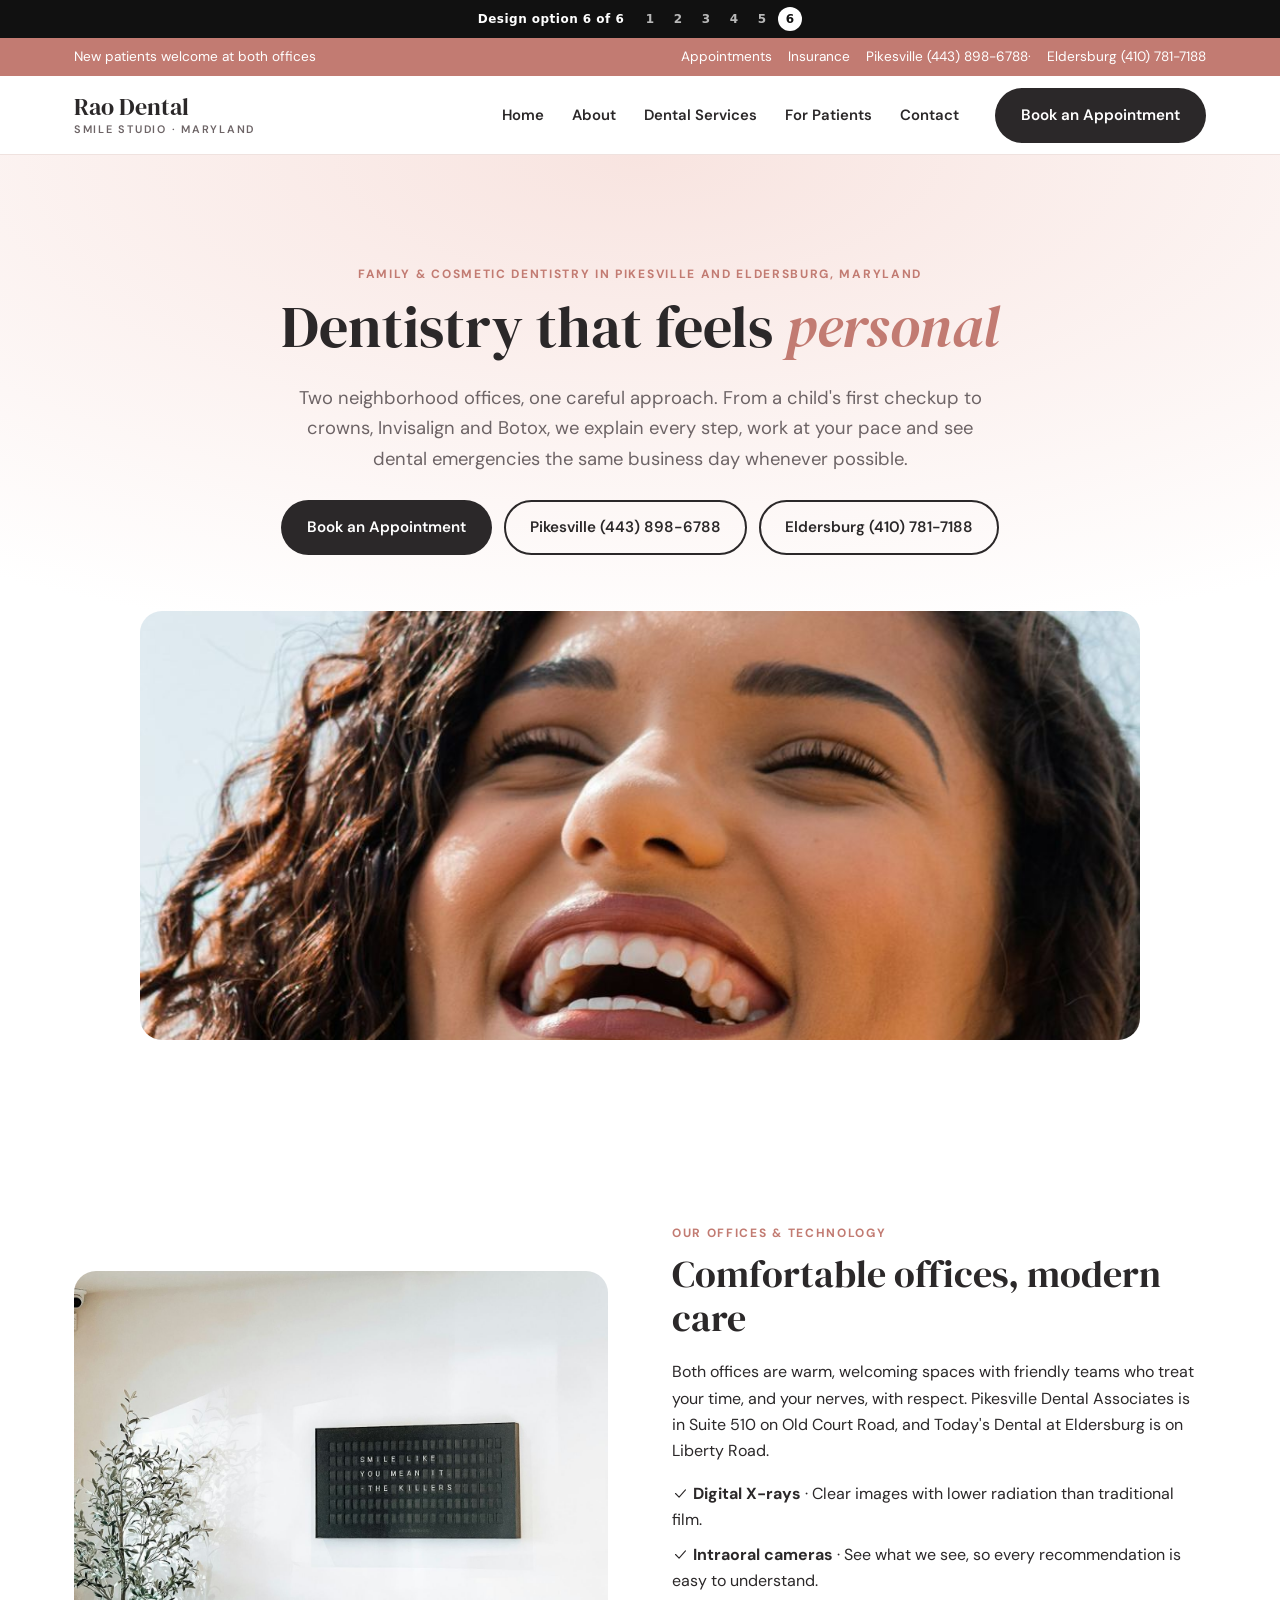
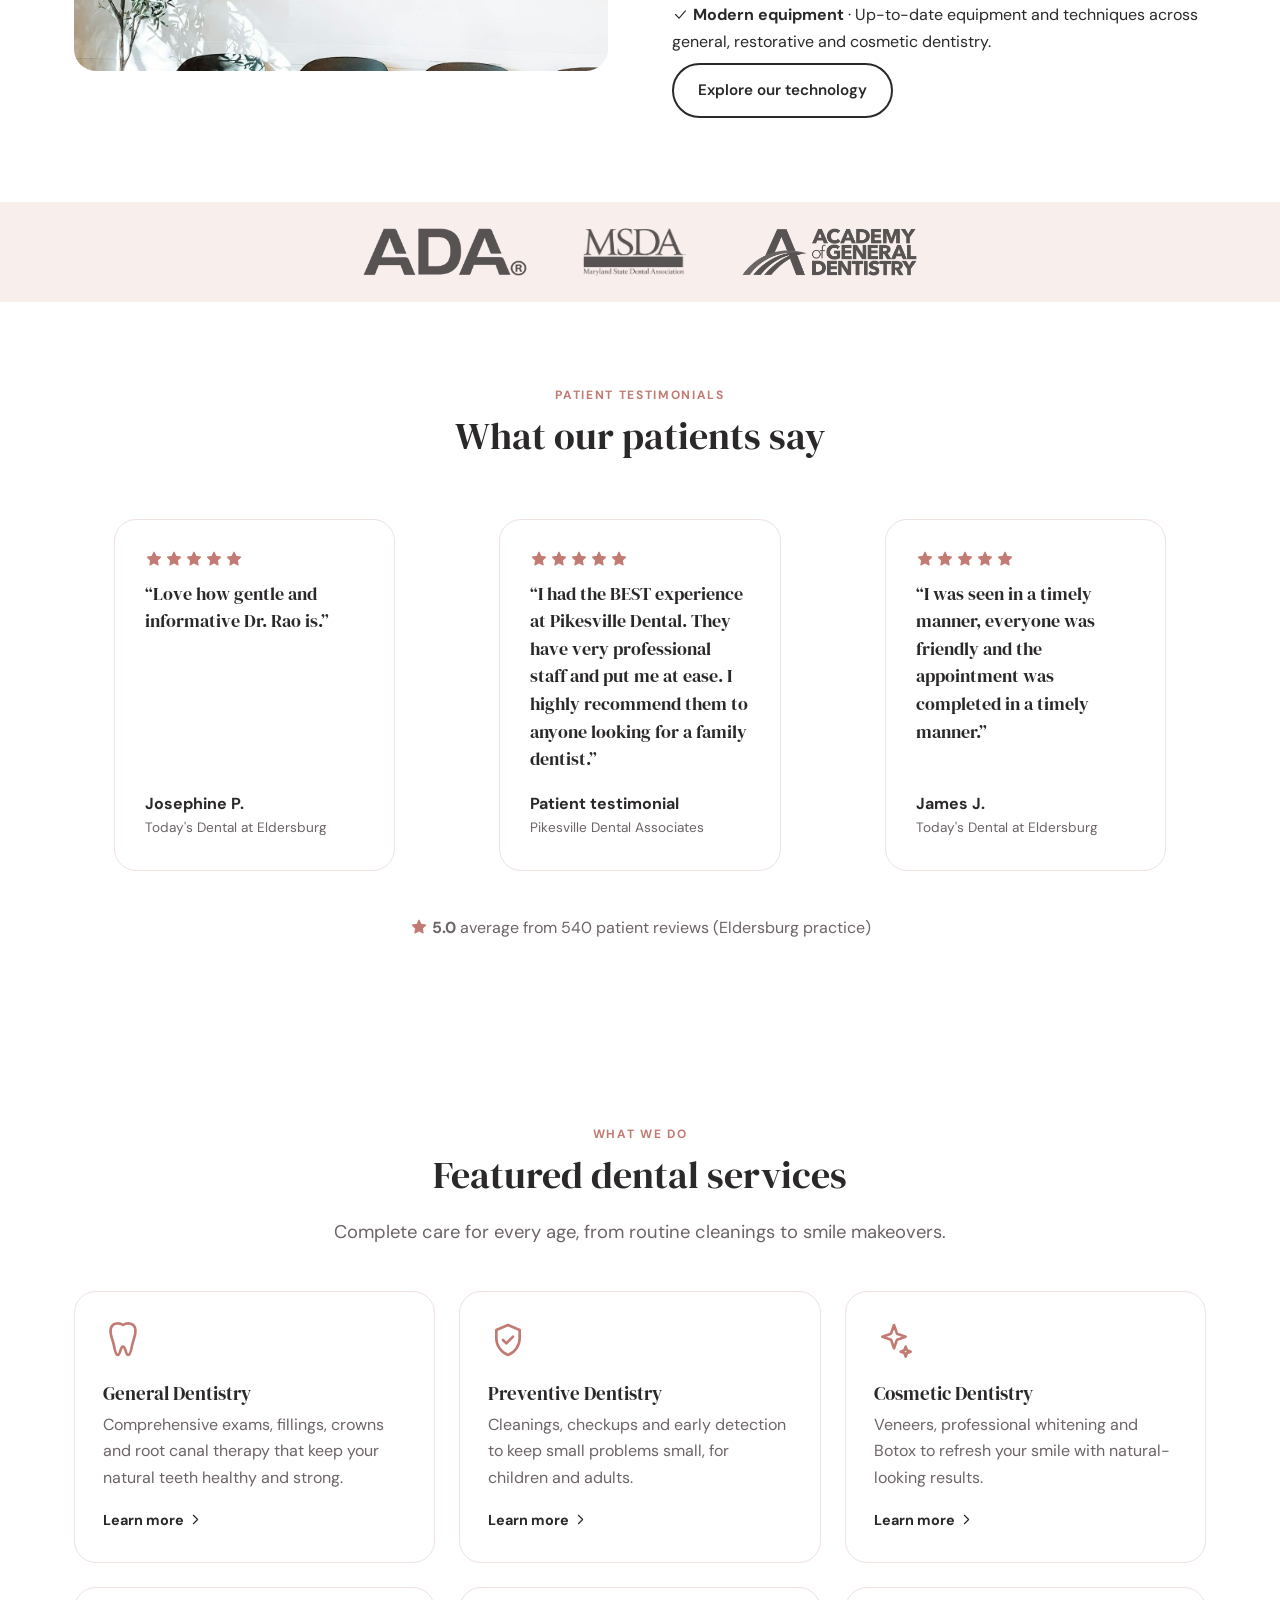
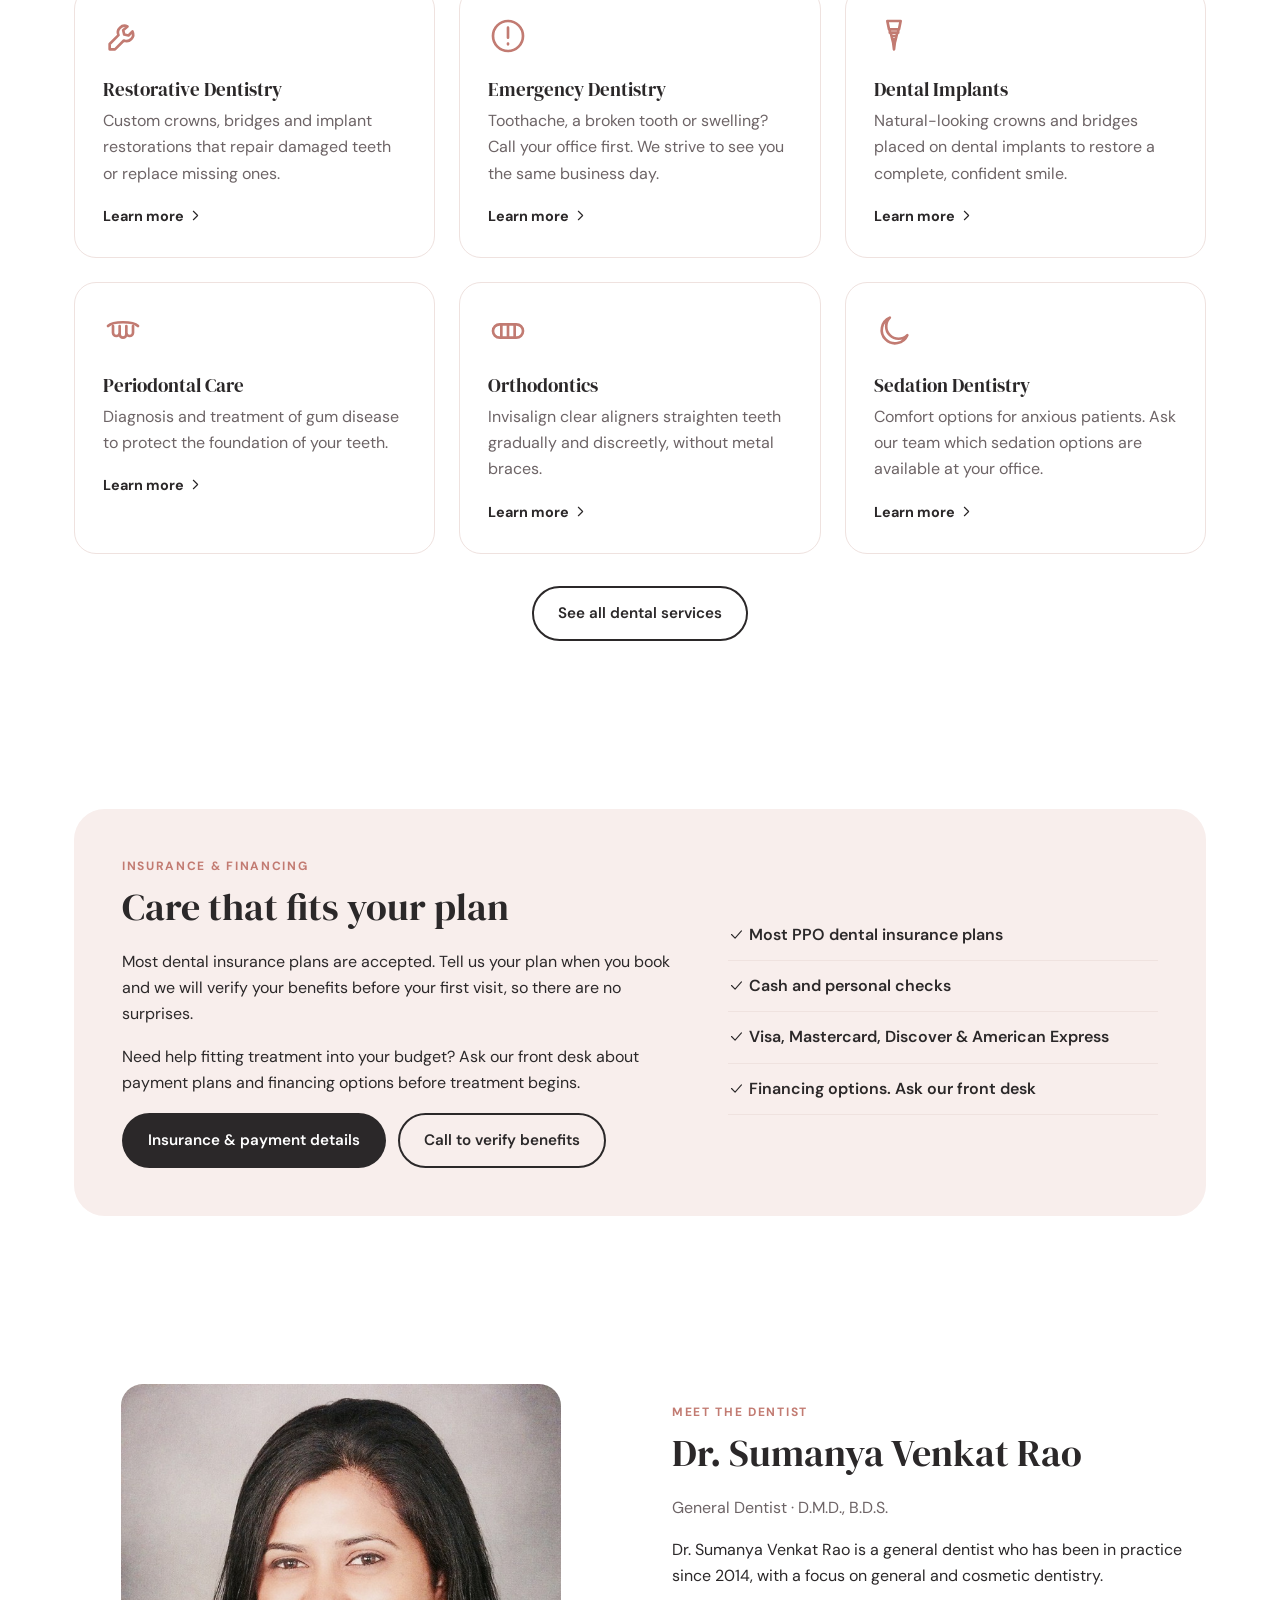
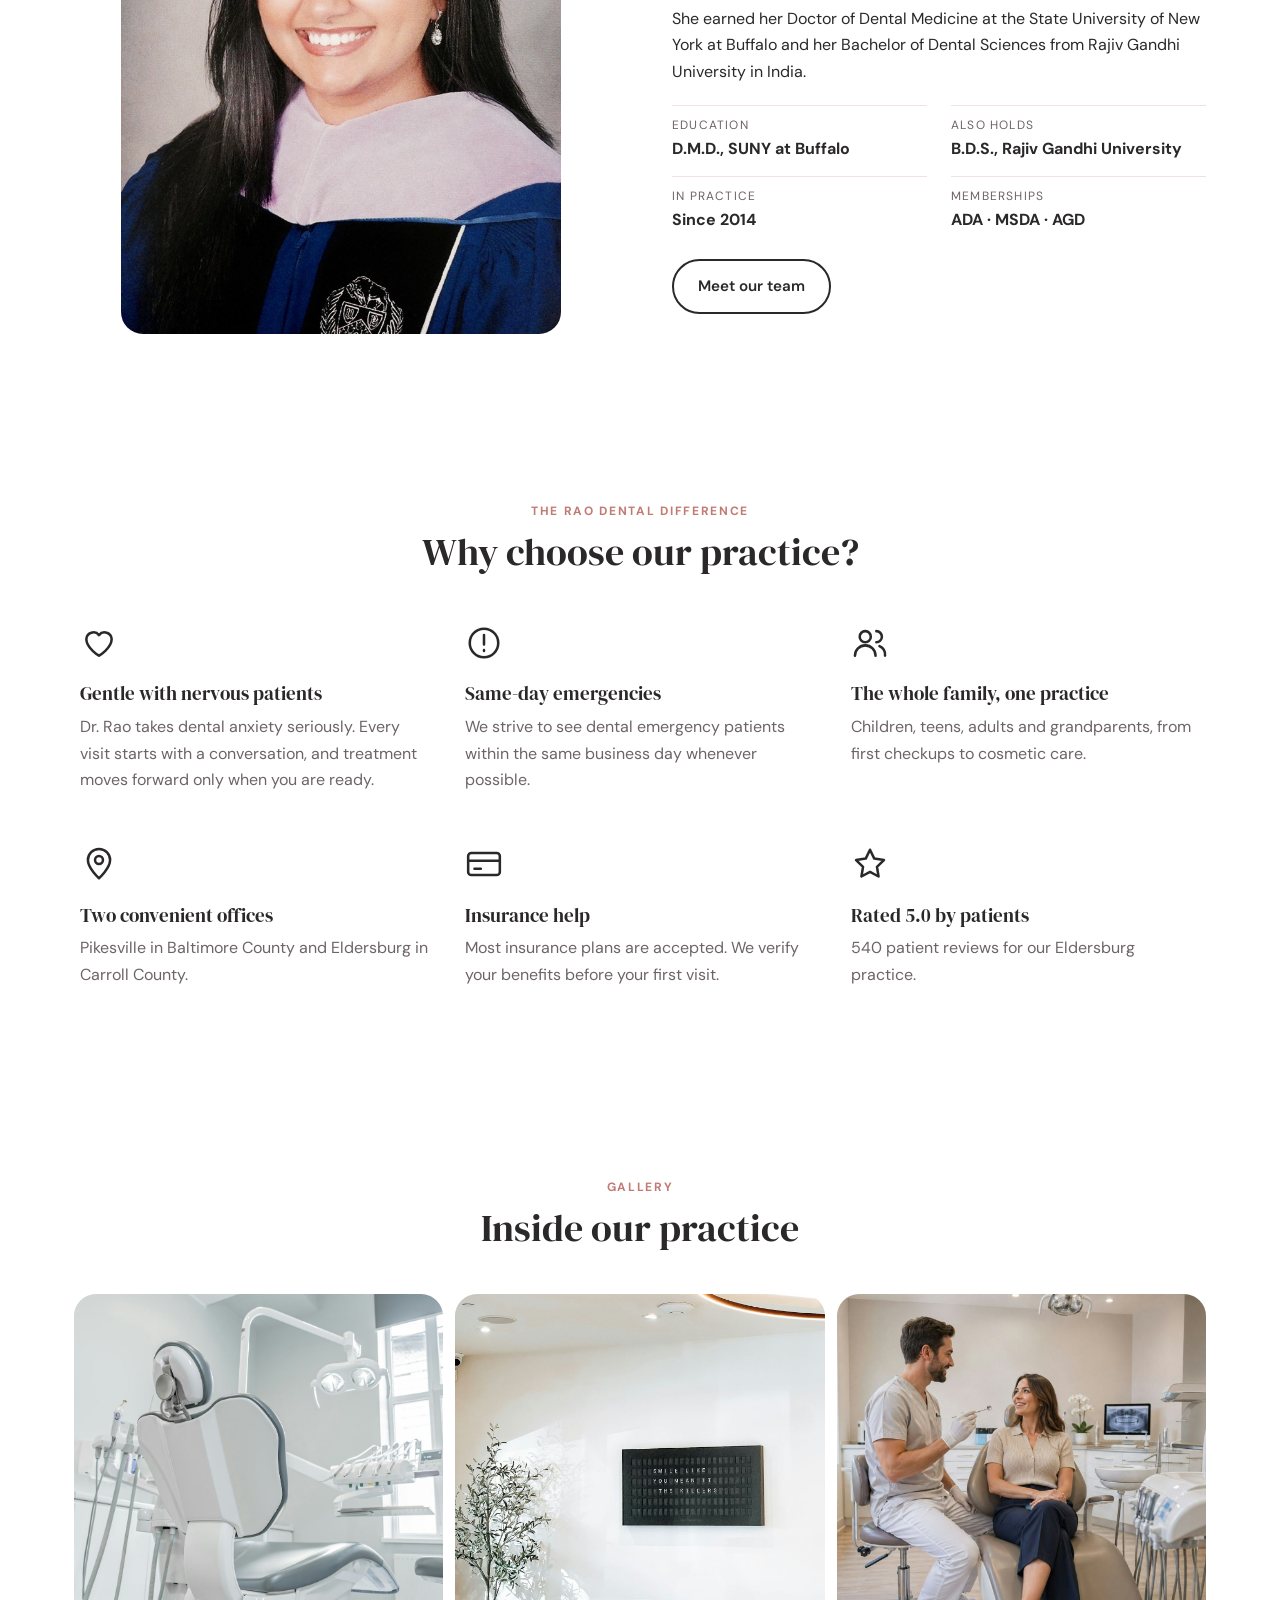
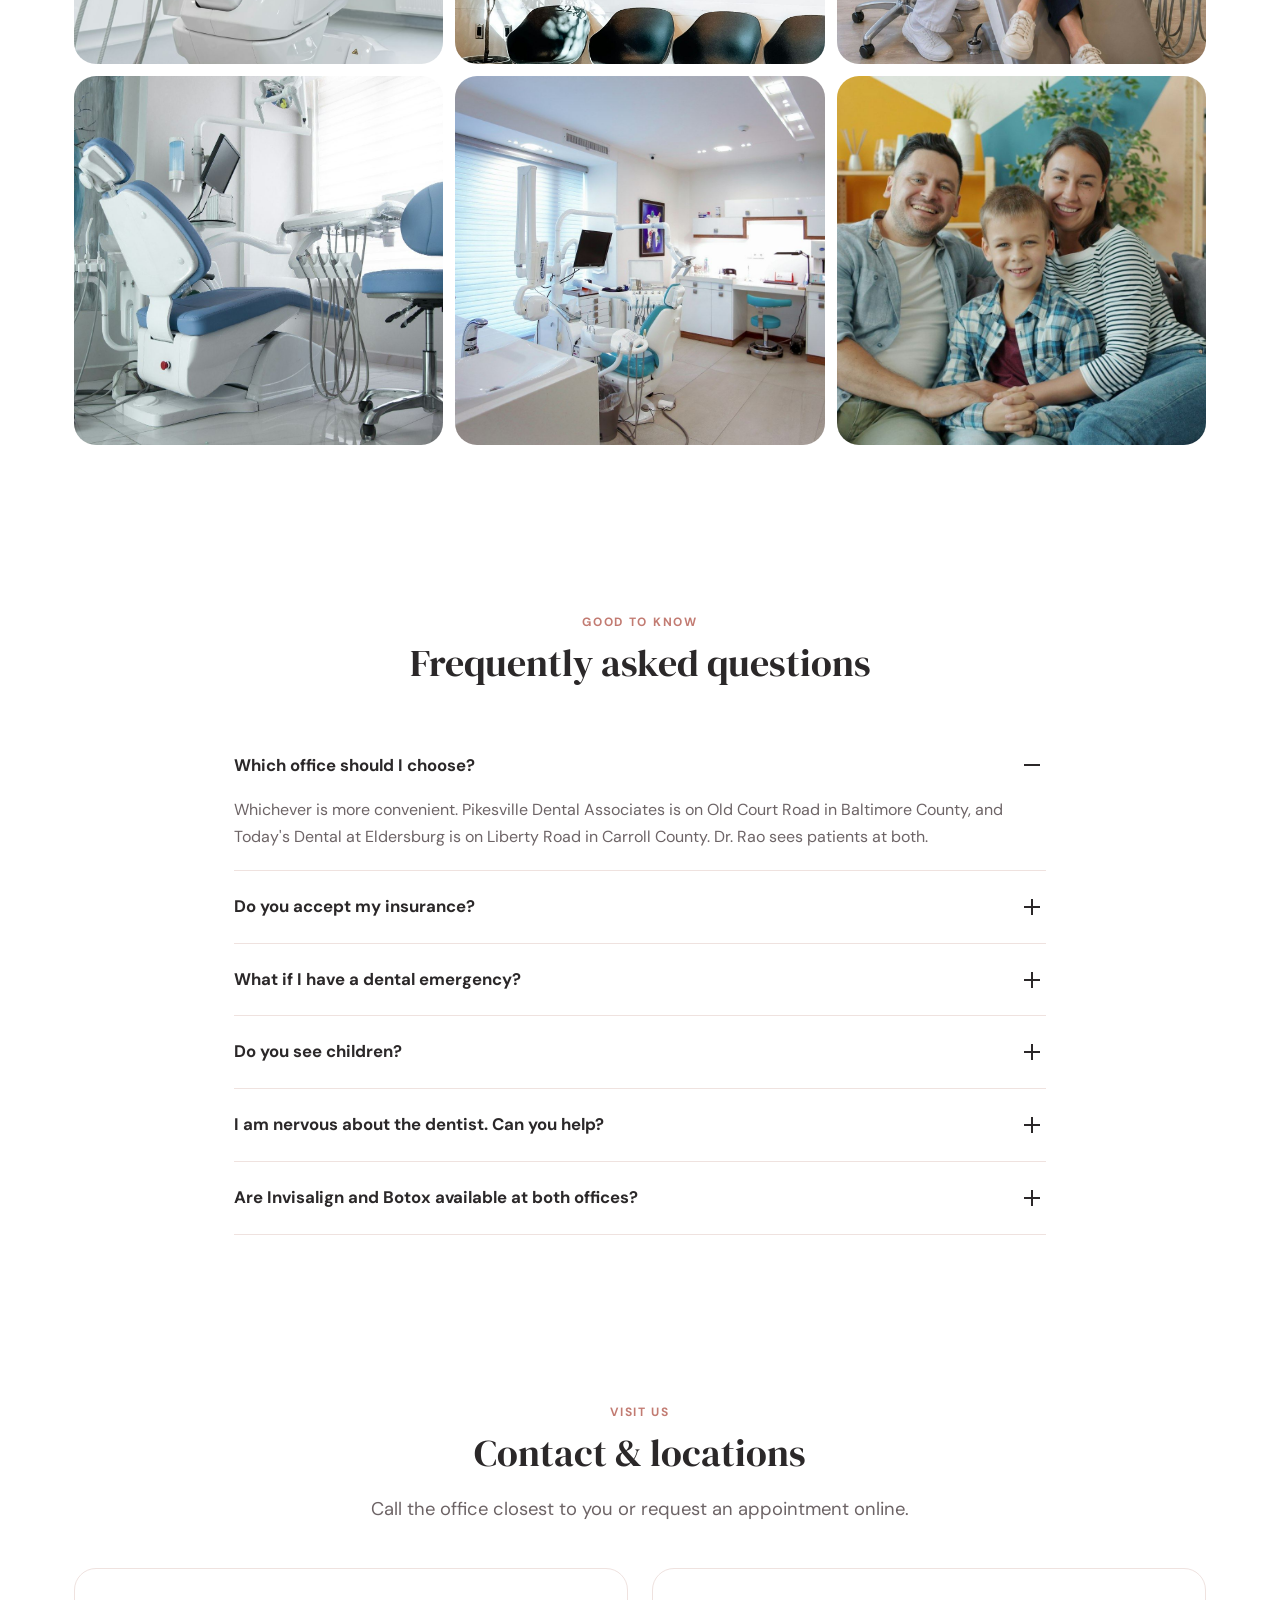
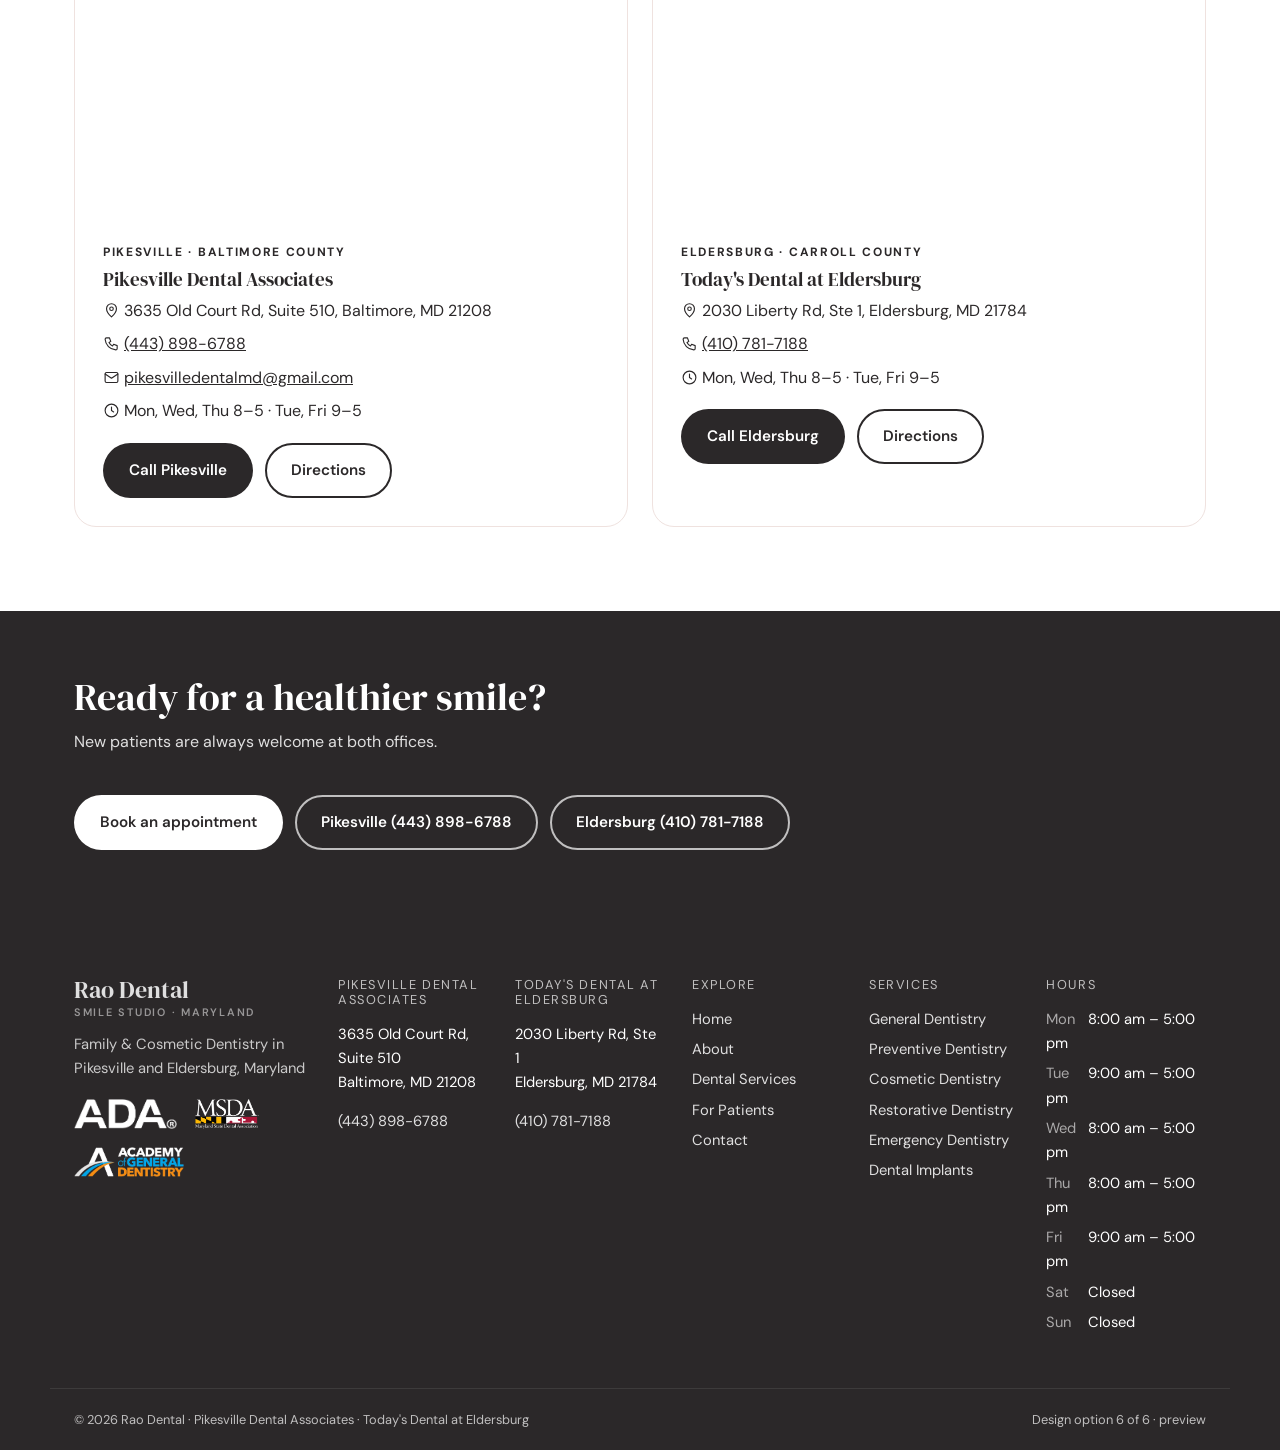
<file: index.html>
<!doctype html><html lang="en"><head><meta charset="utf-8"><meta name="viewport" content="width=device-width,initial-scale=1">
<title>Family &amp; Cosmetic Dentistry | Rao Dental</title><meta name="description" content="Family &amp; Cosmetic Dentistry in Pikesville and Eldersburg, Maryland"><meta name="robots" content="noindex">
<link rel="icon" href="img/rao-favicon.svg"><link rel="preconnect" href="https://fonts.googleapis.com"><link rel="preconnect" href="https://fonts.gstatic.com" crossorigin>
<link href="https://fonts.googleapis.com/css2?family=DM+Serif+Display:ital@0;1&family=DM+Sans:wght@400;500;700&display=swap" rel="stylesheet"><link rel="stylesheet" href="css/site.css"></head>
<body class="style-6"><div class="switcher"><span>Design option 6 of 6</span><span class="sw-links"><a href="https://dundysm.github.io/style-1/index.html">1</a><a href="https://dundysm.github.io/style-2/index.html">2</a><a href="https://dundysm.github.io/style-3/index.html">3</a><a href="https://dundysm.github.io/style-4/index.html">4</a><a href="https://dundysm.github.io/style-5/index.html">5</a><a href="https://dundysm.github.io/style-6/index.html" aria-current="true">6</a></span></div><a class="skip" href="#main">Skip to content</a><div class="util"><div class="wrap"><span>New patients welcome at both offices</span><span class="util-r"><a href="contact.html#appointment">Appointments</a><a href="patients.html#insurance">Insurance</a><a href="tel:+14438986788">Pikesville (443) 898-6788</a> · <a href="tel:+14107817188">Eldersburg (410) 781-7188</a></span></div></div><header class="site-header"><div class="wrap hdr"><a class="logo" href="index.html"><span>Rao Dental<small>Smile Studio · Maryland</small></span></a><input type="checkbox" id="nav-t" class="nav-t" aria-label="Menu"><label for="nav-t" class="burger"><svg class="ic" viewBox="0 0 24 24" fill="none" stroke="currentColor" stroke-width="1.6" stroke-linecap="round" stroke-linejoin="round" aria-hidden="true"><path d="M4 7h16M4 12h16M4 17h16"/></svg></label><nav aria-label="Main"><ul class="nav"><li><a href="index.html" aria-current="page">Home</a></li><li class="has-sub"><a href="about.html">About</a><ul class="sub"><li><a href="about.html#practice">About Our Practice</a></li><li><a href="about.html#team">Meet Our Dentist &amp; Team</a></li><li><a href="about.html#office">Our Office</a></li><li><a href="about.html#technology">Dental Technology</a></li><li><a href="about.html#philosophy">Our Philosophy</a></li></ul></li><li class="has-sub"><a href="services.html">Dental Services</a><ul class="sub"><li><a href="services.html#general">General Dentistry</a></li><li><a href="services.html#preventive">Preventive Dentistry</a></li><li><a href="services.html#cosmetic">Cosmetic Dentistry</a></li><li><a href="services.html#restorative">Restorative Dentistry</a></li><li><a href="services.html#emergency">Emergency Dentistry</a></li><li><a href="services.html#implants">Dental Implants</a></li><li><a href="services.html#periodontal">Periodontal Care</a></li><li><a href="services.html#orthodontics">Orthodontics</a></li><li><a href="services.html#sedation">Sedation Dentistry</a></li></ul></li><li class="has-sub"><a href="patients.html">For Patients</a><ul class="sub"><li><a href="patients.html#new-patients">New Patient Information</a></li><li><a href="patients.html#first-visit">Your First Visit</a></li><li><a href="patients.html#forms">Patient Forms</a></li><li><a href="patients.html#insurance">Insurance &amp; Financing</a></li><li><a href="patients.html#payment">Payment Options</a></li><li><a href="patients.html#faq">Patient FAQs</a></li><li><a href="patients.html#post-op">Post-Operative Instructions</a></li></ul></li><li class="has-sub"><a href="contact.html">Contact</a><ul class="sub"><li><a href="contact.html#info">Contact Information</a></li><li><a href="contact.html#hours">Office Hours</a></li><li><a href="contact.html#location">Location &amp; Directions</a></li><li><a href="contact.html#appointment">Request an Appointment</a></li></ul></li></ul></nav><div class="hdr-cta"><a class="btn btn-primary" href="contact.html#appointment">Book an Appointment</a></div></div></header><main id="main"><section class="hero hero-tc"><div class="wrap"><p class="eyebrow">Family &amp; Cosmetic Dentistry in Pikesville and Eldersburg, Maryland</p><h1>Dentistry that feels <em>personal</em></h1><p class="lead">Two neighborhood offices, one careful approach. From a child&#x27;s first checkup to crowns, Invisalign and Botox, we explain every step, work at your pace and see dental emergencies the same business day whenever possible.</p><div class="btn-row center"><a class="btn btn-primary" href="contact.html#appointment">Book an Appointment</a><a class="btn btn-ghost" href="tel:+14438986788">Pikesville (443) 898-6788</a><a class="btn btn-ghost" href="tel:+14107817188">Eldersburg (410) 781-7188</a></div><img class="tc-img" src="img/smile-woman.jpg" alt="Smiling patient"></div></section><section class="sec office-sec" id="office"><div class="wrap"><div class="split"><div class="split-media"><img src="img/office-waiting.jpg" alt="Dental treatment room" loading="lazy"></div><div class="split-text"><p class="eyebrow">Our offices &amp; technology</p><h2>Comfortable offices, modern care</h2><p>Both offices are warm, welcoming spaces with friendly teams who treat your time, and your nerves, with respect. Pikesville Dental Associates is in Suite 510 on Old Court Road, and Today&#x27;s Dental at Eldersburg is on Liberty Road.</p><p class="tick"><svg class="ic sm" viewBox="0 0 24 24" fill="none" stroke="currentColor" stroke-width="1.6" stroke-linecap="round" stroke-linejoin="round" aria-hidden="true"><path d="M5 12l5 5 9-10"/></svg> <strong>Digital X-rays</strong> · Clear images with lower radiation than traditional film.</p><p class="tick"><svg class="ic sm" viewBox="0 0 24 24" fill="none" stroke="currentColor" stroke-width="1.6" stroke-linecap="round" stroke-linejoin="round" aria-hidden="true"><path d="M5 12l5 5 9-10"/></svg> <strong>Intraoral cameras</strong> · See what we see, so every recommendation is easy to understand.</p><p class="tick"><svg class="ic sm" viewBox="0 0 24 24" fill="none" stroke="currentColor" stroke-width="1.6" stroke-linecap="round" stroke-linejoin="round" aria-hidden="true"><path d="M5 12l5 5 9-10"/></svg> <strong>Modern equipment</strong> · Up-to-date equipment and techniques across general, restorative and cosmetic dentistry.</p><a class="btn btn-ghost" href="about.html#technology">Explore our technology</a></div></div></div></section><section class="trust"><div class="wrap"><div class="badges"><img src="img/assoc-ada-white.png" alt="ADA member" loading="lazy"><img src="img/assoc-msda-white.png" alt="MSDA member" loading="lazy"><img src="img/assoc-agd-white.png" alt="AGD member" loading="lazy"></div></div></section><section class="sec rev-sec" id="reviews"><div class="wrap"><header class="sec-head center"><p class="eyebrow">Patient testimonials</p><h2>What our patients say</h2></header><div class="grid g3 tst"><figure class="card quote"><span class="stars"><svg class="ic st" viewBox="0 0 24 24" fill="none" stroke="currentColor" stroke-width="1.6" stroke-linecap="round" stroke-linejoin="round" aria-hidden="true"><path d="M12 3l2.7 5.6 6.1.9-4.4 4.3 1 6.1L12 17l-5.4 2.9 1-6.1L3.2 9.5l6.1-.9L12 3z"/></svg><svg class="ic st" viewBox="0 0 24 24" fill="none" stroke="currentColor" stroke-width="1.6" stroke-linecap="round" stroke-linejoin="round" aria-hidden="true"><path d="M12 3l2.7 5.6 6.1.9-4.4 4.3 1 6.1L12 17l-5.4 2.9 1-6.1L3.2 9.5l6.1-.9L12 3z"/></svg><svg class="ic st" viewBox="0 0 24 24" fill="none" stroke="currentColor" stroke-width="1.6" stroke-linecap="round" stroke-linejoin="round" aria-hidden="true"><path d="M12 3l2.7 5.6 6.1.9-4.4 4.3 1 6.1L12 17l-5.4 2.9 1-6.1L3.2 9.5l6.1-.9L12 3z"/></svg><svg class="ic st" viewBox="0 0 24 24" fill="none" stroke="currentColor" stroke-width="1.6" stroke-linecap="round" stroke-linejoin="round" aria-hidden="true"><path d="M12 3l2.7 5.6 6.1.9-4.4 4.3 1 6.1L12 17l-5.4 2.9 1-6.1L3.2 9.5l6.1-.9L12 3z"/></svg><svg class="ic st" viewBox="0 0 24 24" fill="none" stroke="currentColor" stroke-width="1.6" stroke-linecap="round" stroke-linejoin="round" aria-hidden="true"><path d="M12 3l2.7 5.6 6.1.9-4.4 4.3 1 6.1L12 17l-5.4 2.9 1-6.1L3.2 9.5l6.1-.9L12 3z"/></svg></span><blockquote>“Love how gentle and informative Dr. Rao is.”</blockquote><figcaption><strong>Josephine P.</strong><span>Today&#x27;s Dental at Eldersburg</span></figcaption></figure><figure class="card quote"><span class="stars"><svg class="ic st" viewBox="0 0 24 24" fill="none" stroke="currentColor" stroke-width="1.6" stroke-linecap="round" stroke-linejoin="round" aria-hidden="true"><path d="M12 3l2.7 5.6 6.1.9-4.4 4.3 1 6.1L12 17l-5.4 2.9 1-6.1L3.2 9.5l6.1-.9L12 3z"/></svg><svg class="ic st" viewBox="0 0 24 24" fill="none" stroke="currentColor" stroke-width="1.6" stroke-linecap="round" stroke-linejoin="round" aria-hidden="true"><path d="M12 3l2.7 5.6 6.1.9-4.4 4.3 1 6.1L12 17l-5.4 2.9 1-6.1L3.2 9.5l6.1-.9L12 3z"/></svg><svg class="ic st" viewBox="0 0 24 24" fill="none" stroke="currentColor" stroke-width="1.6" stroke-linecap="round" stroke-linejoin="round" aria-hidden="true"><path d="M12 3l2.7 5.6 6.1.9-4.4 4.3 1 6.1L12 17l-5.4 2.9 1-6.1L3.2 9.5l6.1-.9L12 3z"/></svg><svg class="ic st" viewBox="0 0 24 24" fill="none" stroke="currentColor" stroke-width="1.6" stroke-linecap="round" stroke-linejoin="round" aria-hidden="true"><path d="M12 3l2.7 5.6 6.1.9-4.4 4.3 1 6.1L12 17l-5.4 2.9 1-6.1L3.2 9.5l6.1-.9L12 3z"/></svg><svg class="ic st" viewBox="0 0 24 24" fill="none" stroke="currentColor" stroke-width="1.6" stroke-linecap="round" stroke-linejoin="round" aria-hidden="true"><path d="M12 3l2.7 5.6 6.1.9-4.4 4.3 1 6.1L12 17l-5.4 2.9 1-6.1L3.2 9.5l6.1-.9L12 3z"/></svg></span><blockquote>“I had the BEST experience at Pikesville Dental. They have very professional staff and put me at ease. I highly recommend them to anyone looking for a family dentist.”</blockquote><figcaption><strong>Patient testimonial</strong><span>Pikesville Dental Associates</span></figcaption></figure><figure class="card quote"><span class="stars"><svg class="ic st" viewBox="0 0 24 24" fill="none" stroke="currentColor" stroke-width="1.6" stroke-linecap="round" stroke-linejoin="round" aria-hidden="true"><path d="M12 3l2.7 5.6 6.1.9-4.4 4.3 1 6.1L12 17l-5.4 2.9 1-6.1L3.2 9.5l6.1-.9L12 3z"/></svg><svg class="ic st" viewBox="0 0 24 24" fill="none" stroke="currentColor" stroke-width="1.6" stroke-linecap="round" stroke-linejoin="round" aria-hidden="true"><path d="M12 3l2.7 5.6 6.1.9-4.4 4.3 1 6.1L12 17l-5.4 2.9 1-6.1L3.2 9.5l6.1-.9L12 3z"/></svg><svg class="ic st" viewBox="0 0 24 24" fill="none" stroke="currentColor" stroke-width="1.6" stroke-linecap="round" stroke-linejoin="round" aria-hidden="true"><path d="M12 3l2.7 5.6 6.1.9-4.4 4.3 1 6.1L12 17l-5.4 2.9 1-6.1L3.2 9.5l6.1-.9L12 3z"/></svg><svg class="ic st" viewBox="0 0 24 24" fill="none" stroke="currentColor" stroke-width="1.6" stroke-linecap="round" stroke-linejoin="round" aria-hidden="true"><path d="M12 3l2.7 5.6 6.1.9-4.4 4.3 1 6.1L12 17l-5.4 2.9 1-6.1L3.2 9.5l6.1-.9L12 3z"/></svg><svg class="ic st" viewBox="0 0 24 24" fill="none" stroke="currentColor" stroke-width="1.6" stroke-linecap="round" stroke-linejoin="round" aria-hidden="true"><path d="M12 3l2.7 5.6 6.1.9-4.4 4.3 1 6.1L12 17l-5.4 2.9 1-6.1L3.2 9.5l6.1-.9L12 3z"/></svg></span><blockquote>“I was seen in a timely manner, everyone was friendly and the appointment was completed in a timely manner.”</blockquote><figcaption><strong>James J.</strong><span>Today&#x27;s Dental at Eldersburg</span></figcaption></figure></div><p class="rating-note"><svg class="ic st" viewBox="0 0 24 24" fill="none" stroke="currentColor" stroke-width="1.6" stroke-linecap="round" stroke-linejoin="round" aria-hidden="true"><path d="M12 3l2.7 5.6 6.1.9-4.4 4.3 1 6.1L12 17l-5.4 2.9 1-6.1L3.2 9.5l6.1-.9L12 3z"/></svg> <strong>5.0</strong> average from 540 patient reviews (Eldersburg practice)</p></div></section><section class="sec svc-sec" id="services"><div class="wrap"><header class="sec-head center"><p class="eyebrow">What we do</p><h2>Featured dental services</h2><p class="lead">Complete care for every age, from routine cleanings to smile makeovers.</p></header><div class="grid g3 svc-grid"><a class="card svc" href="services.html#general"><div class="card-body"><svg class="ic svc-ic" viewBox="0 0 24 24" fill="none" stroke="currentColor" stroke-width="1.6" stroke-linecap="round" stroke-linejoin="round" aria-hidden="true"><path d="M12 3c-2-1.4-6-1.6-7.2 1.6C3.6 8 6 12 6.6 15.5c.5 3 1 5.5 2.3 5.5 1.6 0 1.4-5 3.1-5s1.5 5 3.1 5c1.3 0 1.8-2.5 2.3-5.5C18 12 20.4 8 19.2 4.6 18 1.4 14 1.6 12 3z"/></svg><h3>General Dentistry</h3><p>Comprehensive exams, fillings, crowns and root canal therapy that keep your natural teeth healthy and strong.</p><span class="more">Learn more <svg class="ic sm" viewBox="0 0 24 24" fill="none" stroke="currentColor" stroke-width="1.6" stroke-linecap="round" stroke-linejoin="round" aria-hidden="true"><path d="M9 6l6 6-6 6"/></svg></span></div></a><a class="card svc" href="services.html#preventive"><div class="card-body"><svg class="ic svc-ic" viewBox="0 0 24 24" fill="none" stroke="currentColor" stroke-width="1.6" stroke-linecap="round" stroke-linejoin="round" aria-hidden="true"><path d="M12 3l7 3v5c0 4.5-3 8.5-7 10-4-1.5-7-5.5-7-10V6l7-3z"/><path d="M9 12l2 2 4-4"/></svg><h3>Preventive Dentistry</h3><p>Cleanings, checkups and early detection to keep small problems small, for children and adults.</p><span class="more">Learn more <svg class="ic sm" viewBox="0 0 24 24" fill="none" stroke="currentColor" stroke-width="1.6" stroke-linecap="round" stroke-linejoin="round" aria-hidden="true"><path d="M9 6l6 6-6 6"/></svg></span></div></a><a class="card svc" href="services.html#cosmetic"><div class="card-body"><svg class="ic svc-ic" viewBox="0 0 24 24" fill="none" stroke="currentColor" stroke-width="1.6" stroke-linecap="round" stroke-linejoin="round" aria-hidden="true"><path d="M12 3l1.8 5.2L19 10l-5.2 1.8L12 17l-1.8-5.2L5 10l5.2-1.8L12 3z"/><path d="M19 16l.8 2.2L22 19l-2.2.8L19 22l-.8-2.2L16 19l2.2-.8z"/></svg><h3>Cosmetic Dentistry</h3><p>Veneers, professional whitening and Botox to refresh your smile with natural-looking results.</p><span class="more">Learn more <svg class="ic sm" viewBox="0 0 24 24" fill="none" stroke="currentColor" stroke-width="1.6" stroke-linecap="round" stroke-linejoin="round" aria-hidden="true"><path d="M9 6l6 6-6 6"/></svg></span></div></a><a class="card svc" href="services.html#restorative"><div class="card-body"><svg class="ic svc-ic" viewBox="0 0 24 24" fill="none" stroke="currentColor" stroke-width="1.6" stroke-linecap="round" stroke-linejoin="round" aria-hidden="true"><path d="M14.7 6.3a4 4 0 0 0-5.4 5.2L4 16.8V20h3.2l5.3-5.3a4 4 0 0 0 5.2-5.4l-2.4 2.4-2.6-.6-.6-2.6 2.6-2.2z"/></svg><h3>Restorative Dentistry</h3><p>Custom crowns, bridges and implant restorations that repair damaged teeth or replace missing ones.</p><span class="more">Learn more <svg class="ic sm" viewBox="0 0 24 24" fill="none" stroke="currentColor" stroke-width="1.6" stroke-linecap="round" stroke-linejoin="round" aria-hidden="true"><path d="M9 6l6 6-6 6"/></svg></span></div></a><a class="card svc" href="services.html#emergency"><div class="card-body"><svg class="ic svc-ic" viewBox="0 0 24 24" fill="none" stroke="currentColor" stroke-width="1.6" stroke-linecap="round" stroke-linejoin="round" aria-hidden="true"><circle cx="12" cy="12" r="9"/><path d="M12 7v6M12 16.5v.5"/></svg><h3>Emergency Dentistry</h3><p>Toothache, a broken tooth or swelling? Call your office first. We strive to see you the same business day.</p><span class="more">Learn more <svg class="ic sm" viewBox="0 0 24 24" fill="none" stroke="currentColor" stroke-width="1.6" stroke-linecap="round" stroke-linejoin="round" aria-hidden="true"><path d="M9 6l6 6-6 6"/></svg></span></div></a><a class="card svc" href="services.html#implants"><div class="card-body"><svg class="ic svc-ic" viewBox="0 0 24 24" fill="none" stroke="currentColor" stroke-width="1.6" stroke-linecap="round" stroke-linejoin="round" aria-hidden="true"><path d="M8 3h8l-1 5H9L8 3z"/><path d="M9.5 8v2h5V8M10 10l.5 2h3l.5-2M10.5 12l.5 2h2l.5-2M11 14l.5 2h1l.5-2M11.5 16l.5 4 .5-4"/></svg><h3>Dental Implants</h3><p>Natural-looking crowns and bridges placed on dental implants to restore a complete, confident smile.</p><span class="more">Learn more <svg class="ic sm" viewBox="0 0 24 24" fill="none" stroke="currentColor" stroke-width="1.6" stroke-linecap="round" stroke-linejoin="round" aria-hidden="true"><path d="M9 6l6 6-6 6"/></svg></span></div></a><a class="card svc" href="services.html#periodontal"><div class="card-body"><svg class="ic svc-ic" viewBox="0 0 24 24" fill="none" stroke="currentColor" stroke-width="1.6" stroke-linecap="round" stroke-linejoin="round" aria-hidden="true"><path d="M3 9c3-3 15-3 18 0"/><path d="M6 9v4a2 2 0 0 0 4 0V9M10 9v5a2 2 0 0 0 4 0V9M14 9v4a2 2 0 0 0 4 0V9"/></svg><h3>Periodontal Care</h3><p>Diagnosis and treatment of gum disease to protect the foundation of your teeth.</p><span class="more">Learn more <svg class="ic sm" viewBox="0 0 24 24" fill="none" stroke="currentColor" stroke-width="1.6" stroke-linecap="round" stroke-linejoin="round" aria-hidden="true"><path d="M9 6l6 6-6 6"/></svg></span></div></a><a class="card svc" href="services.html#orthodontics"><div class="card-body"><svg class="ic svc-ic" viewBox="0 0 24 24" fill="none" stroke="currentColor" stroke-width="1.6" stroke-linecap="round" stroke-linejoin="round" aria-hidden="true"><rect x="3" y="8" width="18" height="8" rx="4"/><path d="M8 8v8M12 8v8M16 8v8"/></svg><h3>Orthodontics</h3><p>Invisalign clear aligners straighten teeth gradually and discreetly, without metal braces.</p><span class="more">Learn more <svg class="ic sm" viewBox="0 0 24 24" fill="none" stroke="currentColor" stroke-width="1.6" stroke-linecap="round" stroke-linejoin="round" aria-hidden="true"><path d="M9 6l6 6-6 6"/></svg></span></div></a><a class="card svc" href="services.html#sedation"><div class="card-body"><svg class="ic svc-ic" viewBox="0 0 24 24" fill="none" stroke="currentColor" stroke-width="1.6" stroke-linecap="round" stroke-linejoin="round" aria-hidden="true"><path d="M20 14.5A8 8 0 1 1 9.5 4a6.5 6.5 0 0 0 10.5 10.5z"/></svg><h3>Sedation Dentistry</h3><p>Comfort options for anxious patients. Ask our team which sedation options are available at your office.</p><span class="more">Learn more <svg class="ic sm" viewBox="0 0 24 24" fill="none" stroke="currentColor" stroke-width="1.6" stroke-linecap="round" stroke-linejoin="round" aria-hidden="true"><path d="M9 6l6 6-6 6"/></svg></span></div></a></div><div class="center mt"><a class="btn btn-ghost" href="services.html">See all dental services</a></div></div></section><section class="sec ins-sec" id="insurance"><div class="wrap"><div class="ins"><div class="ins-text"><p class="eyebrow">Insurance &amp; financing</p><h2>Care that fits your plan</h2><p>Most dental insurance plans are accepted. Tell us your plan when you book and we will verify your benefits before your first visit, so there are no surprises.</p><p>Need help fitting treatment into your budget? Ask our front desk about payment plans and financing options before treatment begins.</p><div class="btn-row"><a class="btn btn-primary" href="patients.html#insurance">Insurance &amp; payment details</a><a class="btn btn-ghost" href="tel:+14438986788">Call to verify benefits</a></div></div><ul class="ins-list"><li><svg class="ic sm" viewBox="0 0 24 24" fill="none" stroke="currentColor" stroke-width="1.6" stroke-linecap="round" stroke-linejoin="round" aria-hidden="true"><path d="M5 12l5 5 9-10"/></svg> Most PPO dental insurance plans</li><li><svg class="ic sm" viewBox="0 0 24 24" fill="none" stroke="currentColor" stroke-width="1.6" stroke-linecap="round" stroke-linejoin="round" aria-hidden="true"><path d="M5 12l5 5 9-10"/></svg> Cash and personal checks</li><li><svg class="ic sm" viewBox="0 0 24 24" fill="none" stroke="currentColor" stroke-width="1.6" stroke-linecap="round" stroke-linejoin="round" aria-hidden="true"><path d="M5 12l5 5 9-10"/></svg> Visa, Mastercard, Discover &amp; American Express</li><li><svg class="ic sm" viewBox="0 0 24 24" fill="none" stroke="currentColor" stroke-width="1.6" stroke-linecap="round" stroke-linejoin="round" aria-hidden="true"><path d="M5 12l5 5 9-10"/></svg> Financing options. Ask our front desk</li></ul></div></div></section><section class="sec doc-sec" id="dentist"><div class="wrap"><div class="split"><div class="split-media portrait"><img src="img/dr-rao-portrait.jpg" alt="Dr. Sumanya Venkat Rao" loading="lazy"></div><div class="split-text"><p class="eyebrow">Meet the dentist</p><h2>Dr. Sumanya Venkat Rao</h2><p class="muted">General Dentist · D.M.D., B.D.S.</p><p>Dr. Sumanya Venkat Rao is a general dentist who has been in practice since 2014, with a focus on general and cosmetic dentistry.</p><p>She earned her Doctor of Dental Medicine at the State University of New York at Buffalo and her Bachelor of Dental Sciences from Rajiv Gandhi University in India.</p><ul class="facts"><li><span>Education</span><strong>D.M.D., SUNY at Buffalo</strong></li><li><span>Also holds</span><strong>B.D.S., Rajiv Gandhi University</strong></li><li><span>In practice</span><strong>Since 2014</strong></li><li><span>Memberships</span><strong>ADA · MSDA · AGD</strong></li></ul><a class="btn btn-ghost" href="about.html#team">Meet our team</a></div></div></div></section><section class="sec why-sec" id="why"><div class="wrap"><header class="sec-head center"><p class="eyebrow">The Rao Dental difference</p><h2>Why choose our practice?</h2></header><div class="grid g3 why"><div class="why-item"><svg class="ic why-ic" viewBox="0 0 24 24" fill="none" stroke="currentColor" stroke-width="1.6" stroke-linecap="round" stroke-linejoin="round" aria-hidden="true"><path d="M12 20s-8-4.7-8-10.5A4.5 4.5 0 0 1 12 7a4.5 4.5 0 0 1 8 2.5C20 15.3 12 20 12 20z"/></svg><h3>Gentle with nervous patients</h3><p>Dr. Rao takes dental anxiety seriously. Every visit starts with a conversation, and treatment moves forward only when you are ready.</p></div><div class="why-item"><svg class="ic why-ic" viewBox="0 0 24 24" fill="none" stroke="currentColor" stroke-width="1.6" stroke-linecap="round" stroke-linejoin="round" aria-hidden="true"><circle cx="12" cy="12" r="9"/><path d="M12 7v6M12 16.5v.5"/></svg><h3>Same-day emergencies</h3><p>We strive to see dental emergency patients within the same business day whenever possible.</p></div><div class="why-item"><svg class="ic why-ic" viewBox="0 0 24 24" fill="none" stroke="currentColor" stroke-width="1.6" stroke-linecap="round" stroke-linejoin="round" aria-hidden="true"><circle cx="9" cy="8" r="3.5"/><path d="M2.5 20a6.5 6.5 0 0 1 13 0M16 4.5a3.5 3.5 0 0 1 0 7M18 14a6 6 0 0 1 3.5 6"/></svg><h3>The whole family, one practice</h3><p>Children, teens, adults and grandparents, from first checkups to cosmetic care.</p></div><div class="why-item"><svg class="ic why-ic" viewBox="0 0 24 24" fill="none" stroke="currentColor" stroke-width="1.6" stroke-linecap="round" stroke-linejoin="round" aria-hidden="true"><path d="M12 21s-7-6.2-7-11.5a7 7 0 0 1 14 0C19 14.8 12 21 12 21z"/><circle cx="12" cy="9.5" r="2.5"/></svg><h3>Two convenient offices</h3><p>Pikesville in Baltimore County and Eldersburg in Carroll County.</p></div><div class="why-item"><svg class="ic why-ic" viewBox="0 0 24 24" fill="none" stroke="currentColor" stroke-width="1.6" stroke-linecap="round" stroke-linejoin="round" aria-hidden="true"><rect x="2" y="5" width="20" height="14" rx="2"/><path d="M2 10h20M6 15h4"/></svg><h3>Insurance help</h3><p>Most insurance plans are accepted. We verify your benefits before your first visit.</p></div><div class="why-item"><svg class="ic why-ic" viewBox="0 0 24 24" fill="none" stroke="currentColor" stroke-width="1.6" stroke-linecap="round" stroke-linejoin="round" aria-hidden="true"><path d="M12 3l2.7 5.6 6.1.9-4.4 4.3 1 6.1L12 17l-5.4 2.9 1-6.1L3.2 9.5l6.1-.9L12 3z"/></svg><h3>Rated 5.0 by patients</h3><p>540 patient reviews for our Eldersburg practice.</p></div></div></div></section><section class="sec gal-sec" id="gallery"><div class="wrap"><header class="sec-head center"><p class="eyebrow">Gallery</p><h2>Inside our practice</h2></header><div class="gallery"><img src="img/office-window.jpg" alt="Rao Dental care" loading="lazy"><img src="img/office-waiting.jpg" alt="Rao Dental care" loading="lazy"><img src="img/consult.jpg" alt="Rao Dental care" loading="lazy"><img src="img/office-art.jpg" alt="Rao Dental care" loading="lazy"><img src="img/office-bright.jpg" alt="Rao Dental care" loading="lazy"><img src="img/family-couch.jpg" alt="Rao Dental care" loading="lazy"></div></div></section><section class="sec faq-sec narrow" id="faq"><div class="wrap"><header class="sec-head center"><p class="eyebrow">Good to know</p><h2>Frequently asked questions</h2></header><div class="faq"><details open><summary>Which office should I choose?<span class="plus" aria-hidden="true"></span></summary><p>Whichever is more convenient. Pikesville Dental Associates is on Old Court Road in Baltimore County, and Today&#x27;s Dental at Eldersburg is on Liberty Road in Carroll County. Dr. Rao sees patients at both.</p></details><details><summary>Do you accept my insurance?<span class="plus" aria-hidden="true"></span></summary><p>Most dental insurance plans are accepted. Tell us your plan when you book and we will verify your coverage before you come in.</p></details><details><summary>What if I have a dental emergency?<span class="plus" aria-hidden="true"></span></summary><p>Call your office right away. We strive to see emergency patients within the same business day whenever possible.</p></details><details><summary>Do you see children?<span class="plus" aria-hidden="true"></span></summary><p>Yes. We care for children, teens and adults, and we keep first visits friendly and relaxed.</p></details><details><summary>I am nervous about the dentist. Can you help?<span class="plus" aria-hidden="true"></span></summary><p>Absolutely. Dr. Rao is experienced with anxious patients. We explain each step, you set the pace, and we pause whenever you ask.</p></details><details><summary>Are Invisalign and Botox available at both offices?<span class="plus" aria-hidden="true"></span></summary><p>Please call the office you plan to visit and our team will confirm availability and schedule a consultation.</p></details></div></div></section><section class="sec contact-sec" id="contact"><div class="wrap"><header class="sec-head center"><p class="eyebrow">Visit us</p><h2>Contact &amp; locations</h2><p class="lead">Call the office closest to you or request an appointment online.</p></header><div class="grid g2 offices"><div class="card office"><iframe class="map" title="Map to Pikesville Dental Associates" src="https://maps.google.com/maps?q=3635+Old+Court+Rd%2C+Suite+510%2C+Baltimore%2C+MD+21208&output=embed" loading="lazy"></iframe><div class="card-body"><p class="eyebrow">Pikesville · Baltimore County</p><h3>Pikesville Dental Associates</h3><p><svg class="ic sm" viewBox="0 0 24 24" fill="none" stroke="currentColor" stroke-width="1.6" stroke-linecap="round" stroke-linejoin="round" aria-hidden="true"><path d="M12 21s-7-6.2-7-11.5a7 7 0 0 1 14 0C19 14.8 12 21 12 21z"/><circle cx="12" cy="9.5" r="2.5"/></svg> 3635 Old Court Rd, Suite 510, Baltimore, MD 21208</p><p><svg class="ic sm" viewBox="0 0 24 24" fill="none" stroke="currentColor" stroke-width="1.6" stroke-linecap="round" stroke-linejoin="round" aria-hidden="true"><path d="M5 4h4l2 5-2.5 1.5a11 11 0 0 0 5 5L15 13l5 2v4a2 2 0 0 1-2 2A16 16 0 0 1 3 6a2 2 0 0 1 2-2z"/></svg> <a href="tel:+14438986788">(443) 898-6788</a></p><p><svg class="ic sm" viewBox="0 0 24 24" fill="none" stroke="currentColor" stroke-width="1.6" stroke-linecap="round" stroke-linejoin="round" aria-hidden="true"><rect x="3" y="5" width="18" height="14" rx="2"/><path d="M3 7l9 6 9-6"/></svg> <a href="mailto:pikesvilledentalmd@gmail.com">pikesvilledentalmd@gmail.com</a></p><p><svg class="ic sm" viewBox="0 0 24 24" fill="none" stroke="currentColor" stroke-width="1.6" stroke-linecap="round" stroke-linejoin="round" aria-hidden="true"><circle cx="12" cy="12" r="9"/><path d="M12 7v5l3 2"/></svg> Mon, Wed, Thu 8–5 · Tue, Fri 9–5</p><div class="btn-row"><a class="btn btn-primary" href="tel:+14438986788">Call Pikesville</a><a class="btn btn-ghost" href="https://www.google.com/maps/dir/?api=1&destination=3635+Old+Court+Rd%2C+Suite+510%2C+Baltimore%2C+MD+21208">Directions</a></div></div></div><div class="card office"><iframe class="map" title="Map to Today&#x27;s Dental at Eldersburg" src="https://maps.google.com/maps?q=2030+Liberty+Rd%2C+Ste+1%2C+Eldersburg%2C+MD+21784&output=embed" loading="lazy"></iframe><div class="card-body"><p class="eyebrow">Eldersburg · Carroll County</p><h3>Today&#x27;s Dental at Eldersburg</h3><p><svg class="ic sm" viewBox="0 0 24 24" fill="none" stroke="currentColor" stroke-width="1.6" stroke-linecap="round" stroke-linejoin="round" aria-hidden="true"><path d="M12 21s-7-6.2-7-11.5a7 7 0 0 1 14 0C19 14.8 12 21 12 21z"/><circle cx="12" cy="9.5" r="2.5"/></svg> 2030 Liberty Rd, Ste 1, Eldersburg, MD 21784</p><p><svg class="ic sm" viewBox="0 0 24 24" fill="none" stroke="currentColor" stroke-width="1.6" stroke-linecap="round" stroke-linejoin="round" aria-hidden="true"><path d="M5 4h4l2 5-2.5 1.5a11 11 0 0 0 5 5L15 13l5 2v4a2 2 0 0 1-2 2A16 16 0 0 1 3 6a2 2 0 0 1 2-2z"/></svg> <a href="tel:+14107817188">(410) 781-7188</a></p><p><svg class="ic sm" viewBox="0 0 24 24" fill="none" stroke="currentColor" stroke-width="1.6" stroke-linecap="round" stroke-linejoin="round" aria-hidden="true"><circle cx="12" cy="12" r="9"/><path d="M12 7v5l3 2"/></svg> Mon, Wed, Thu 8–5 · Tue, Fri 9–5</p><div class="btn-row"><a class="btn btn-primary" href="tel:+14107817188">Call Eldersburg</a><a class="btn btn-ghost" href="https://www.google.com/maps/dir/?api=1&destination=2030+Liberty+Rd%2C+Ste+1%2C+Eldersburg%2C+MD+21784">Directions</a></div></div></div></div></div></section><section class="cta-band"><div class="wrap"><div><h2>Ready for a healthier smile?</h2><p>New patients are always welcome at both offices.</p></div><div class="btn-row"><a class="btn btn-light" href="contact.html#appointment">Book an appointment</a><a class="btn btn-outline-light" href="tel:+14438986788">Pikesville (443) 898-6788</a><a class="btn btn-outline-light" href="tel:+14107817188">Eldersburg (410) 781-7188</a></div></div></section></main><footer class="site-footer"><div class="wrap fgrid"><div class="fbrand"><a class="logo" href="index.html"><span>Rao Dental<small>Smile Studio · Maryland</small></span></a><p>Family &amp; Cosmetic Dentistry in Pikesville and Eldersburg, Maryland</p><div class="badges"><img src="img/assoc-ada-white.png" alt="ADA member" loading="lazy"><img src="img/assoc-msda-white.png" alt="MSDA member" loading="lazy"><img src="img/assoc-agd-white.png" alt="AGD member" loading="lazy"></div></div><div><h4>Pikesville Dental Associates</h4><p>3635 Old Court Rd, Suite 510<br>Baltimore, MD 21208</p><p><a href="tel:+14438986788">(443) 898-6788</a></p></div><div><h4>Today&#x27;s Dental at Eldersburg</h4><p>2030 Liberty Rd, Ste 1<br>Eldersburg, MD 21784</p><p><a href="tel:+14107817188">(410) 781-7188</a></p></div><div><h4>Explore</h4><ul><li><a href="index.html">Home</a></li><li><a href="about.html">About</a></li><li><a href="services.html">Dental Services</a></li><li><a href="patients.html">For Patients</a></li><li><a href="contact.html">Contact</a></li></ul></div><div><h4>Services</h4><ul><li><a href="services.html#general">General Dentistry</a></li><li><a href="services.html#preventive">Preventive Dentistry</a></li><li><a href="services.html#cosmetic">Cosmetic Dentistry</a></li><li><a href="services.html#restorative">Restorative Dentistry</a></li><li><a href="services.html#emergency">Emergency Dentistry</a></li><li><a href="services.html#implants">Dental Implants</a></li></ul></div><div><h4>Hours</h4><ul class="fh"><li><span>Mon</span> 8:00 am – 5:00 pm</li><li><span>Tue</span> 9:00 am – 5:00 pm</li><li><span>Wed</span> 8:00 am – 5:00 pm</li><li><span>Thu</span> 8:00 am – 5:00 pm</li><li><span>Fri</span> 9:00 am – 5:00 pm</li><li><span>Sat</span> Closed</li><li><span>Sun</span> Closed</li></ul></div></div><div class="wrap fbot"><span>© 2026 Rao Dental · Pikesville Dental Associates · Today's Dental at Eldersburg</span><span>Design option 6 of 6 · preview</span></div></footer><div class="sticky-bar"><a href="tel:+14438986788"><svg class="ic sm" viewBox="0 0 24 24" fill="none" stroke="currentColor" stroke-width="1.6" stroke-linecap="round" stroke-linejoin="round" aria-hidden="true"><path d="M5 4h4l2 5-2.5 1.5a11 11 0 0 0 5 5L15 13l5 2v4a2 2 0 0 1-2 2A16 16 0 0 1 3 6a2 2 0 0 1 2-2z"/></svg> Call</a><a class="primary" href="contact.html#appointment"><svg class="ic sm" viewBox="0 0 24 24" fill="none" stroke="currentColor" stroke-width="1.6" stroke-linecap="round" stroke-linejoin="round" aria-hidden="true"><rect x="3" y="5" width="18" height="16" rx="2"/><path d="M3 10h18M8 3v4M16 3v4"/></svg> Book</a></div></body></html>
</file>
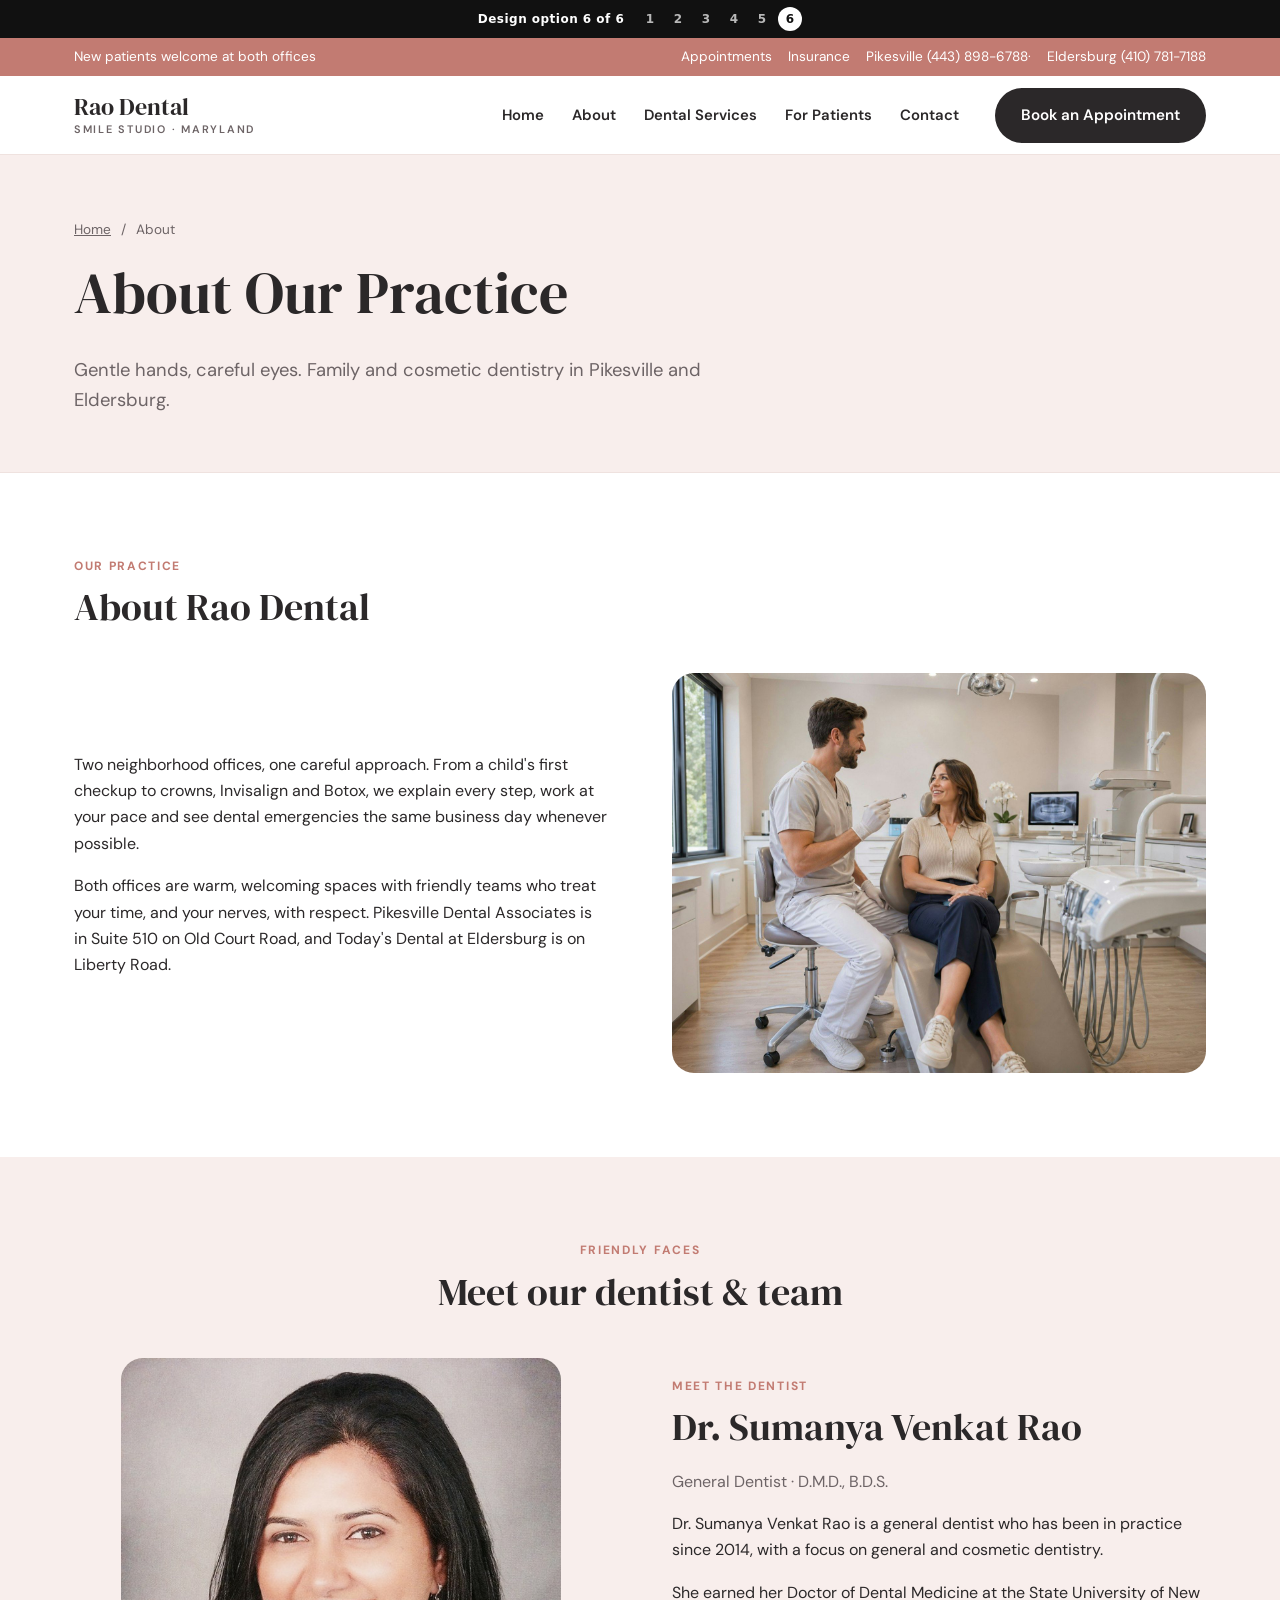
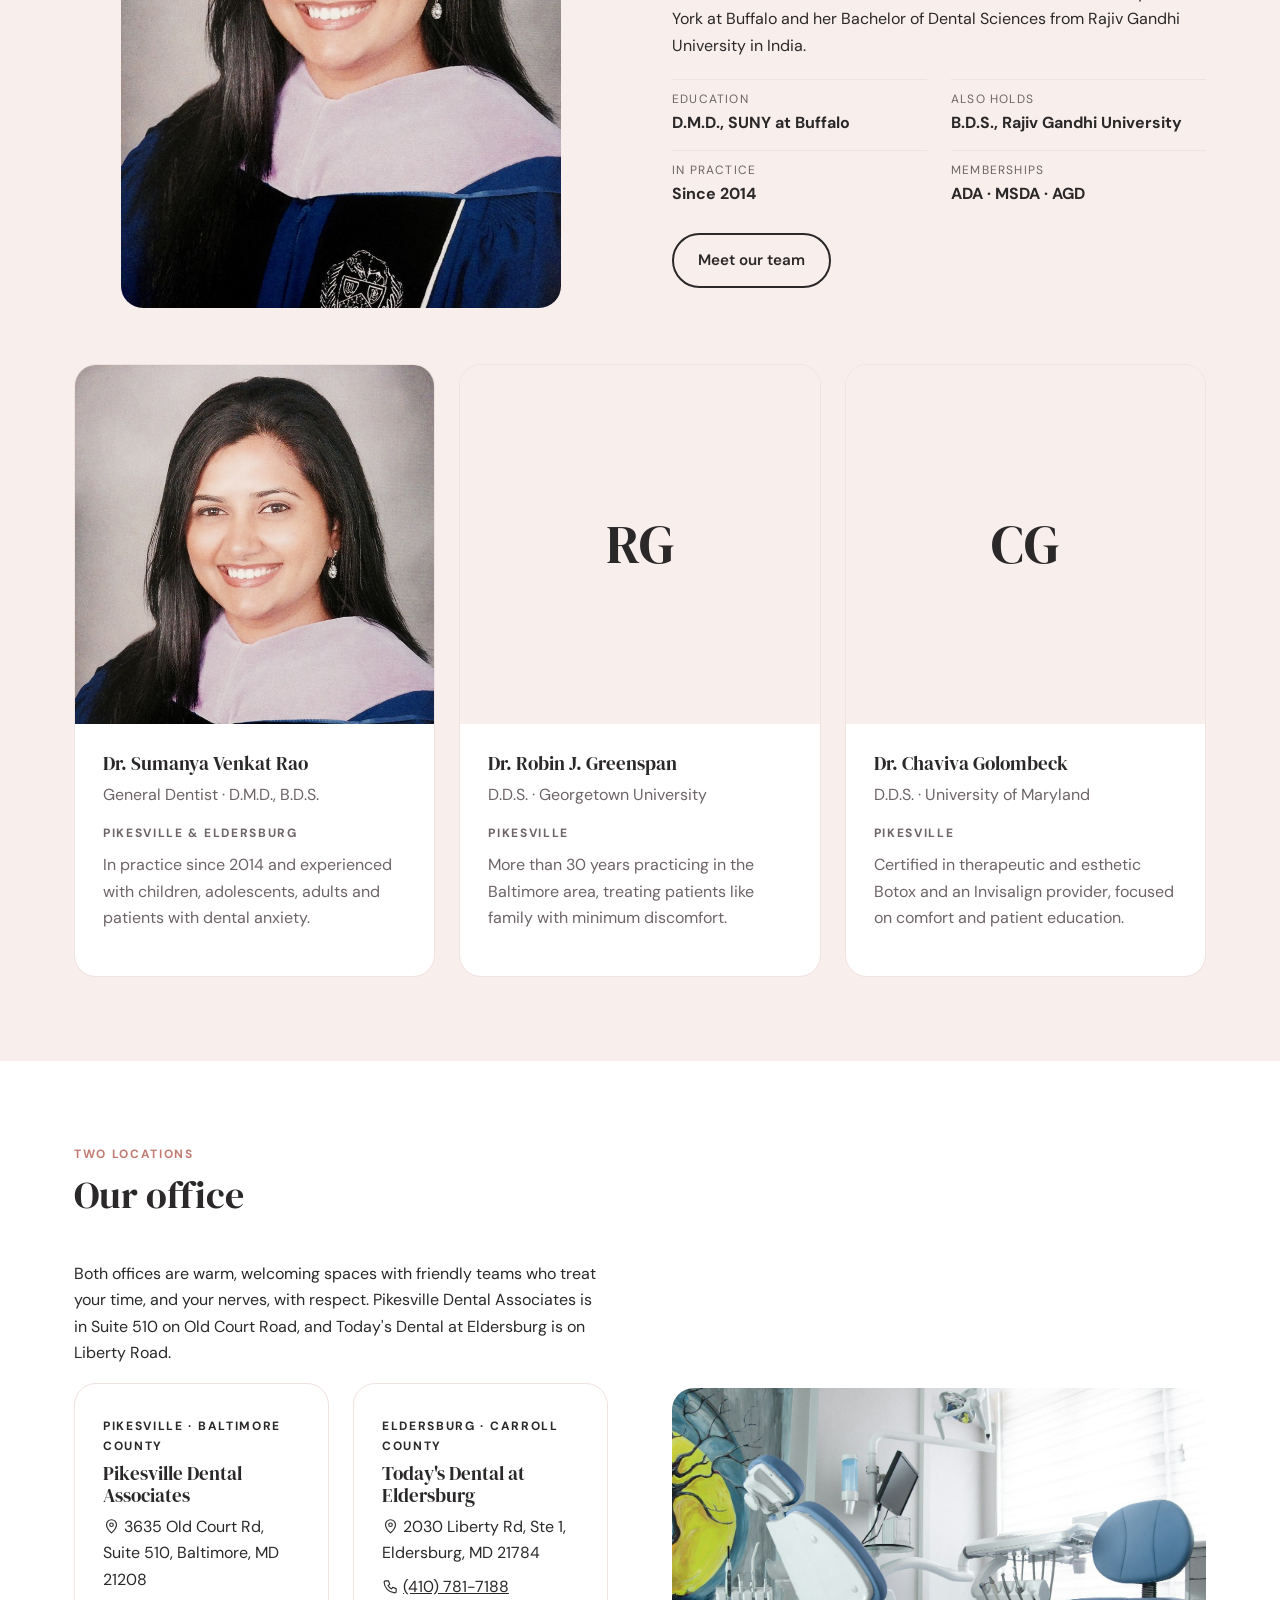
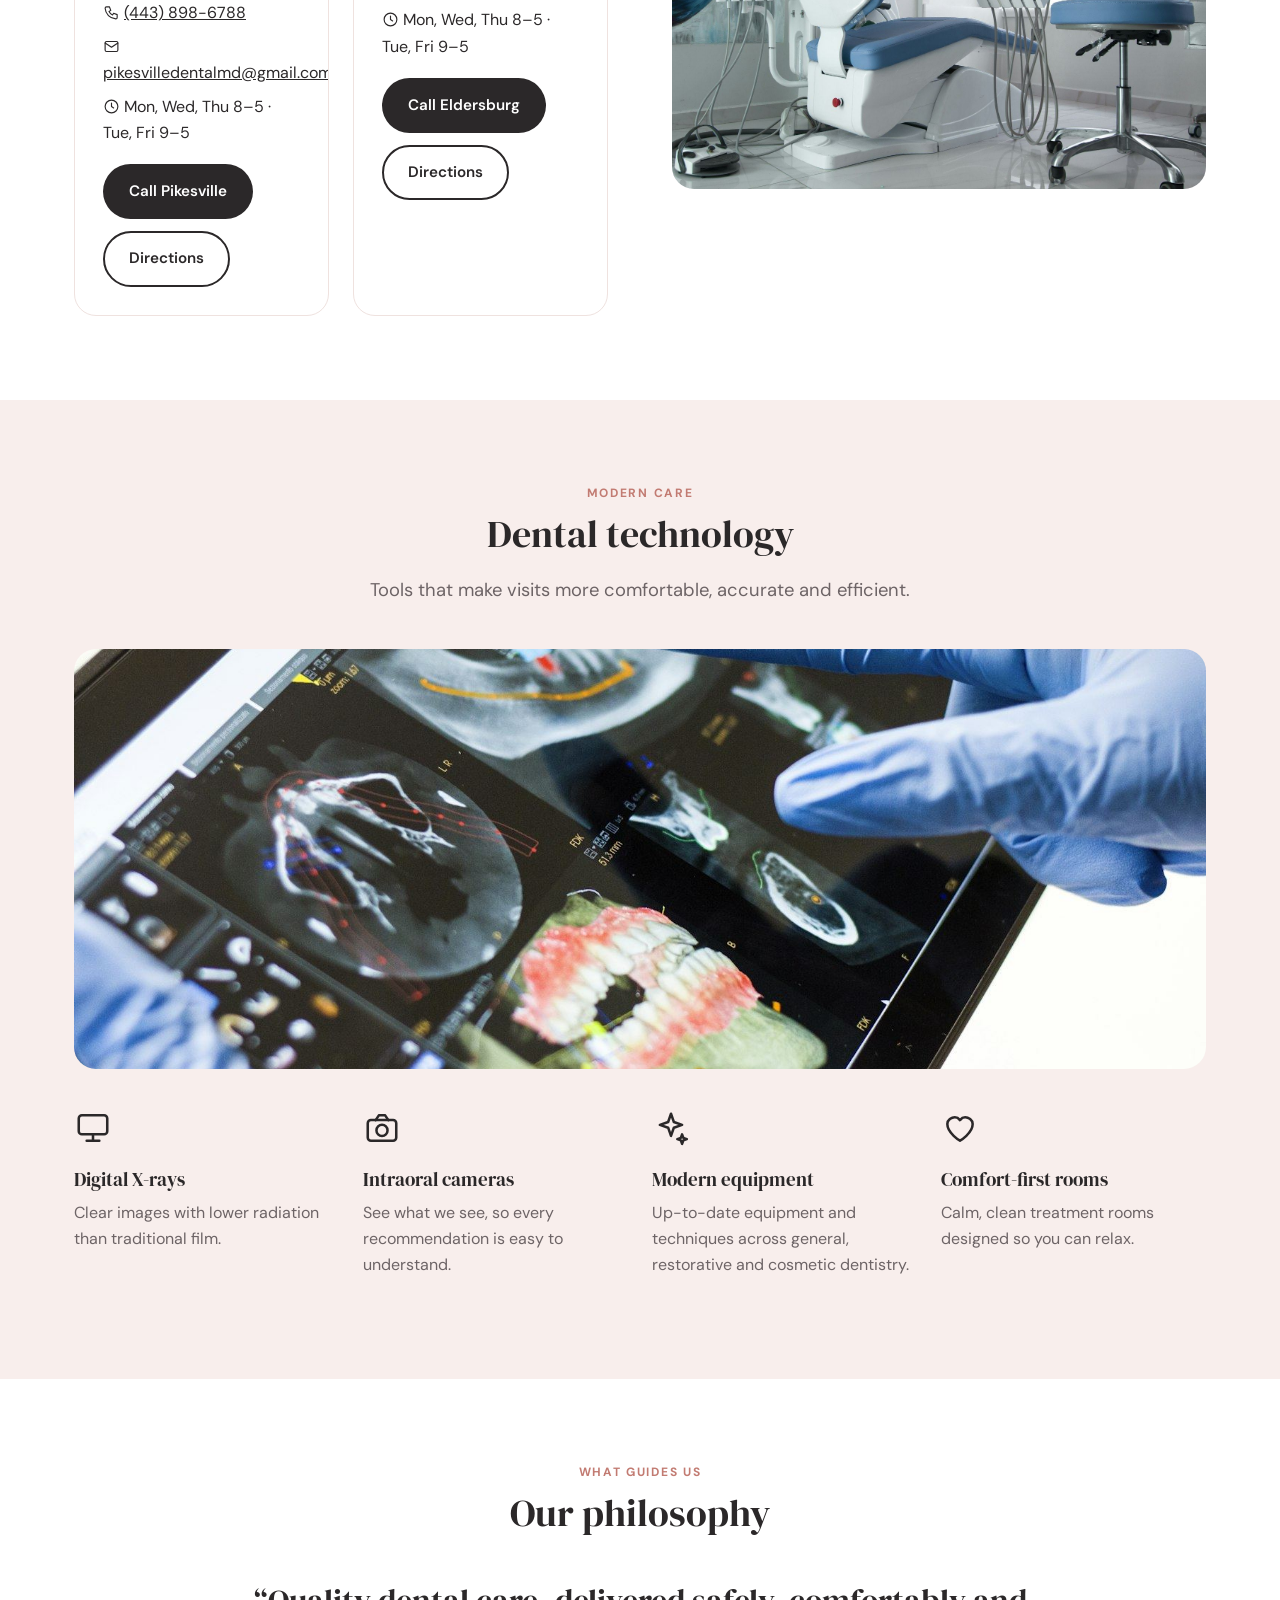
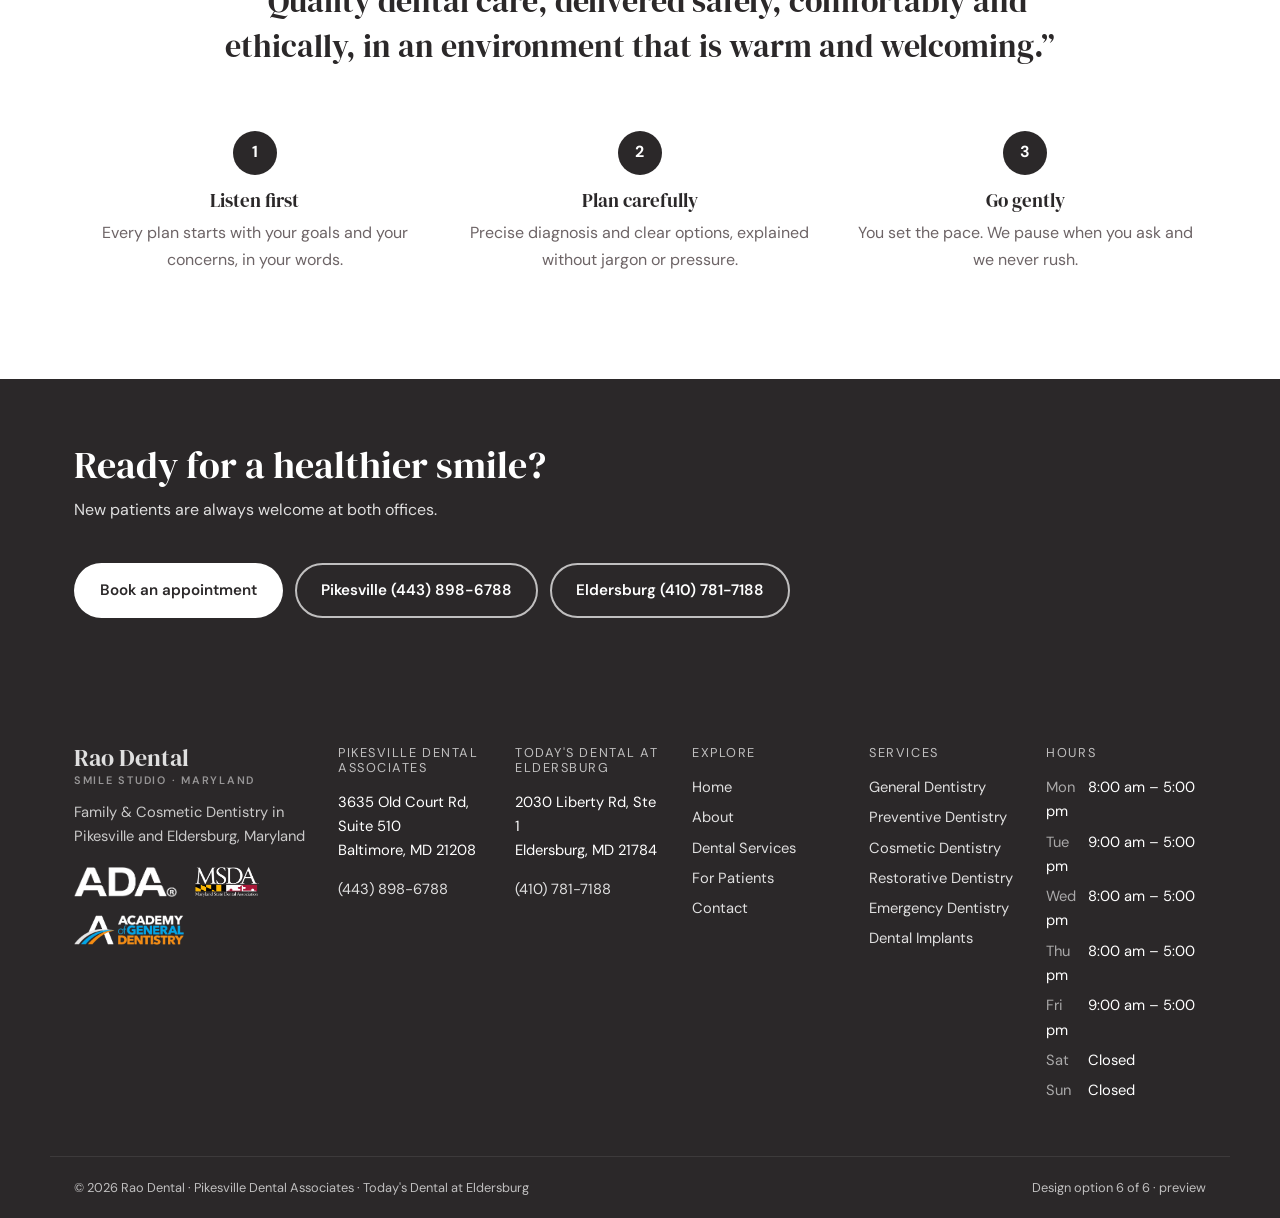
<file: about.html>
<!doctype html><html lang="en"><head><meta charset="utf-8"><meta name="viewport" content="width=device-width,initial-scale=1">
<title>About | Rao Dental</title><meta name="description" content="Family &amp; Cosmetic Dentistry in Pikesville and Eldersburg, Maryland"><meta name="robots" content="noindex">
<link rel="icon" href="img/rao-favicon.svg"><link rel="preconnect" href="https://fonts.googleapis.com"><link rel="preconnect" href="https://fonts.gstatic.com" crossorigin>
<link href="https://fonts.googleapis.com/css2?family=DM+Serif+Display:ital@0;1&family=DM+Sans:wght@400;500;700&display=swap" rel="stylesheet"><link rel="stylesheet" href="css/site.css"></head>
<body class="style-6"><div class="switcher"><span>Design option 6 of 6</span><span class="sw-links"><a href="https://dundysm.github.io/style-1/about.html">1</a><a href="https://dundysm.github.io/style-2/about.html">2</a><a href="https://dundysm.github.io/style-3/about.html">3</a><a href="https://dundysm.github.io/style-4/about.html">4</a><a href="https://dundysm.github.io/style-5/about.html">5</a><a href="https://dundysm.github.io/style-6/about.html" aria-current="true">6</a></span></div><a class="skip" href="#main">Skip to content</a><div class="util"><div class="wrap"><span>New patients welcome at both offices</span><span class="util-r"><a href="contact.html#appointment">Appointments</a><a href="patients.html#insurance">Insurance</a><a href="tel:+14438986788">Pikesville (443) 898-6788</a> · <a href="tel:+14107817188">Eldersburg (410) 781-7188</a></span></div></div><header class="site-header"><div class="wrap hdr"><a class="logo" href="index.html"><span>Rao Dental<small>Smile Studio · Maryland</small></span></a><input type="checkbox" id="nav-t" class="nav-t" aria-label="Menu"><label for="nav-t" class="burger"><svg class="ic" viewBox="0 0 24 24" fill="none" stroke="currentColor" stroke-width="1.6" stroke-linecap="round" stroke-linejoin="round" aria-hidden="true"><path d="M4 7h16M4 12h16M4 17h16"/></svg></label><nav aria-label="Main"><ul class="nav"><li><a href="index.html">Home</a></li><li class="has-sub"><a href="about.html" aria-current="page">About</a><ul class="sub"><li><a href="about.html#practice">About Our Practice</a></li><li><a href="about.html#team">Meet Our Dentist &amp; Team</a></li><li><a href="about.html#office">Our Office</a></li><li><a href="about.html#technology">Dental Technology</a></li><li><a href="about.html#philosophy">Our Philosophy</a></li></ul></li><li class="has-sub"><a href="services.html">Dental Services</a><ul class="sub"><li><a href="services.html#general">General Dentistry</a></li><li><a href="services.html#preventive">Preventive Dentistry</a></li><li><a href="services.html#cosmetic">Cosmetic Dentistry</a></li><li><a href="services.html#restorative">Restorative Dentistry</a></li><li><a href="services.html#emergency">Emergency Dentistry</a></li><li><a href="services.html#implants">Dental Implants</a></li><li><a href="services.html#periodontal">Periodontal Care</a></li><li><a href="services.html#orthodontics">Orthodontics</a></li><li><a href="services.html#sedation">Sedation Dentistry</a></li></ul></li><li class="has-sub"><a href="patients.html">For Patients</a><ul class="sub"><li><a href="patients.html#new-patients">New Patient Information</a></li><li><a href="patients.html#first-visit">Your First Visit</a></li><li><a href="patients.html#forms">Patient Forms</a></li><li><a href="patients.html#insurance">Insurance &amp; Financing</a></li><li><a href="patients.html#payment">Payment Options</a></li><li><a href="patients.html#faq">Patient FAQs</a></li><li><a href="patients.html#post-op">Post-Operative Instructions</a></li></ul></li><li class="has-sub"><a href="contact.html">Contact</a><ul class="sub"><li><a href="contact.html#info">Contact Information</a></li><li><a href="contact.html#hours">Office Hours</a></li><li><a href="contact.html#location">Location &amp; Directions</a></li><li><a href="contact.html#appointment">Request an Appointment</a></li></ul></li></ul></nav><div class="hdr-cta"><a class="btn btn-primary" href="contact.html#appointment">Book an Appointment</a></div></div></header><main id="main"><section class="phero"><div class="wrap"><nav class="crumbs wrap" aria-label="Breadcrumb"><a href="index.html">Home</a> <span>/</span> About</nav><h1>About Our Practice</h1><p>Gentle hands, careful eyes. Family and cosmetic dentistry in Pikesville and Eldersburg.</p></div></section><section class="sec " id="practice"><div class="wrap"><header class="sec-head"><p class="eyebrow">Our practice</p><h2>About Rao Dental</h2></header><div class="split"><div class="split-text"><p>Two neighborhood offices, one careful approach. From a child&#x27;s first checkup to crowns, Invisalign and Botox, we explain every step, work at your pace and see dental emergencies the same business day whenever possible.</p><p>Both offices are warm, welcoming spaces with friendly teams who treat your time, and your nerves, with respect. Pikesville Dental Associates is in Suite 510 on Old Court Road, and Today&#x27;s Dental at Eldersburg is on Liberty Road.</p></div><div class="split-media"><img src="img/consult.jpg" alt="Dental care at Rao Dental" loading="lazy"></div></div></div></section><section class="sec alt" id="team"><div class="wrap"><header class="sec-head center"><p class="eyebrow">Friendly faces</p><h2>Meet our dentist &amp; team</h2></header><div class="split"><div class="split-media portrait"><img src="img/dr-rao-portrait.jpg" alt="Dr. Sumanya Venkat Rao" loading="lazy"></div><div class="split-text"><p class="eyebrow">Meet the dentist</p><h2>Dr. Sumanya Venkat Rao</h2><p class="muted">General Dentist · D.M.D., B.D.S.</p><p>Dr. Sumanya Venkat Rao is a general dentist who has been in practice since 2014, with a focus on general and cosmetic dentistry.</p><p>She earned her Doctor of Dental Medicine at the State University of New York at Buffalo and her Bachelor of Dental Sciences from Rajiv Gandhi University in India.</p><ul class="facts"><li><span>Education</span><strong>D.M.D., SUNY at Buffalo</strong></li><li><span>Also holds</span><strong>B.D.S., Rajiv Gandhi University</strong></li><li><span>In practice</span><strong>Since 2014</strong></li><li><span>Memberships</span><strong>ADA · MSDA · AGD</strong></li></ul><a class="btn btn-ghost" href="about.html#team">Meet our team</a></div></div><div class="mt-l"></div><div class="grid g3 team"><div class="card member"><img src="img/dr-rao-portrait.jpg" alt="Dr. Sumanya Venkat Rao" loading="lazy"><div class="card-body"><h3>Dr. Sumanya Venkat Rao</h3><p class="muted">General Dentist · D.M.D., B.D.S.</p><p class="eyebrow">Pikesville &amp; Eldersburg</p><p>In practice since 2014 and experienced with children, adolescents, adults and patients with dental anxiety.</p></div></div><div class="card member"><div class="avatar">RG</div><div class="card-body"><h3>Dr. Robin J. Greenspan</h3><p class="muted">D.D.S. · Georgetown University</p><p class="eyebrow">Pikesville</p><p>More than 30 years practicing in the Baltimore area, treating patients like family with minimum discomfort.</p></div></div><div class="card member"><div class="avatar">CG</div><div class="card-body"><h3>Dr. Chaviva Golombeck</h3><p class="muted">D.D.S. · University of Maryland</p><p class="eyebrow">Pikesville</p><p>Certified in therapeutic and esthetic Botox and an Invisalign provider, focused on comfort and patient education.</p></div></div></div></div></section><section class="sec " id="office"><div class="wrap"><header class="sec-head"><p class="eyebrow">Two locations</p><h2>Our office</h2></header><div class="split rev"><div class="split-media"><img src="img/office-art.jpg" alt="Treatment room" loading="lazy"></div><div class="split-text"><p>Both offices are warm, welcoming spaces with friendly teams who treat your time, and your nerves, with respect. Pikesville Dental Associates is in Suite 510 on Old Court Road, and Today&#x27;s Dental at Eldersburg is on Liberty Road.</p><div class="grid g2 offices"><div class="card office"><div class="card-body"><p class="eyebrow">Pikesville · Baltimore County</p><h3>Pikesville Dental Associates</h3><p><svg class="ic sm" viewBox="0 0 24 24" fill="none" stroke="currentColor" stroke-width="1.6" stroke-linecap="round" stroke-linejoin="round" aria-hidden="true"><path d="M12 21s-7-6.2-7-11.5a7 7 0 0 1 14 0C19 14.8 12 21 12 21z"/><circle cx="12" cy="9.5" r="2.5"/></svg> 3635 Old Court Rd, Suite 510, Baltimore, MD 21208</p><p><svg class="ic sm" viewBox="0 0 24 24" fill="none" stroke="currentColor" stroke-width="1.6" stroke-linecap="round" stroke-linejoin="round" aria-hidden="true"><path d="M5 4h4l2 5-2.5 1.5a11 11 0 0 0 5 5L15 13l5 2v4a2 2 0 0 1-2 2A16 16 0 0 1 3 6a2 2 0 0 1 2-2z"/></svg> <a href="tel:+14438986788">(443) 898-6788</a></p><p><svg class="ic sm" viewBox="0 0 24 24" fill="none" stroke="currentColor" stroke-width="1.6" stroke-linecap="round" stroke-linejoin="round" aria-hidden="true"><rect x="3" y="5" width="18" height="14" rx="2"/><path d="M3 7l9 6 9-6"/></svg> <a href="mailto:pikesvilledentalmd@gmail.com">pikesvilledentalmd@gmail.com</a></p><p><svg class="ic sm" viewBox="0 0 24 24" fill="none" stroke="currentColor" stroke-width="1.6" stroke-linecap="round" stroke-linejoin="round" aria-hidden="true"><circle cx="12" cy="12" r="9"/><path d="M12 7v5l3 2"/></svg> Mon, Wed, Thu 8–5 · Tue, Fri 9–5</p><div class="btn-row"><a class="btn btn-primary" href="tel:+14438986788">Call Pikesville</a><a class="btn btn-ghost" href="https://www.google.com/maps/dir/?api=1&destination=3635+Old+Court+Rd%2C+Suite+510%2C+Baltimore%2C+MD+21208">Directions</a></div></div></div><div class="card office"><div class="card-body"><p class="eyebrow">Eldersburg · Carroll County</p><h3>Today&#x27;s Dental at Eldersburg</h3><p><svg class="ic sm" viewBox="0 0 24 24" fill="none" stroke="currentColor" stroke-width="1.6" stroke-linecap="round" stroke-linejoin="round" aria-hidden="true"><path d="M12 21s-7-6.2-7-11.5a7 7 0 0 1 14 0C19 14.8 12 21 12 21z"/><circle cx="12" cy="9.5" r="2.5"/></svg> 2030 Liberty Rd, Ste 1, Eldersburg, MD 21784</p><p><svg class="ic sm" viewBox="0 0 24 24" fill="none" stroke="currentColor" stroke-width="1.6" stroke-linecap="round" stroke-linejoin="round" aria-hidden="true"><path d="M5 4h4l2 5-2.5 1.5a11 11 0 0 0 5 5L15 13l5 2v4a2 2 0 0 1-2 2A16 16 0 0 1 3 6a2 2 0 0 1 2-2z"/></svg> <a href="tel:+14107817188">(410) 781-7188</a></p><p><svg class="ic sm" viewBox="0 0 24 24" fill="none" stroke="currentColor" stroke-width="1.6" stroke-linecap="round" stroke-linejoin="round" aria-hidden="true"><circle cx="12" cy="12" r="9"/><path d="M12 7v5l3 2"/></svg> Mon, Wed, Thu 8–5 · Tue, Fri 9–5</p><div class="btn-row"><a class="btn btn-primary" href="tel:+14107817188">Call Eldersburg</a><a class="btn btn-ghost" href="https://www.google.com/maps/dir/?api=1&destination=2030+Liberty+Rd%2C+Ste+1%2C+Eldersburg%2C+MD+21784">Directions</a></div></div></div></div></div></div></div></section><section class="sec alt" id="technology"><div class="wrap"><header class="sec-head center"><p class="eyebrow">Modern care</p><h2>Dental technology</h2><p class="lead">Tools that make visits more comfortable, accurate and efficient.</p></header><div class="tech-photo"><img src="img/tech-scan.jpg" alt="Dentist reviewing a digital dental scan" loading="lazy"></div><div class="grid g4 tech"><div class="tech-item"><svg class="ic tech-ic" viewBox="0 0 24 24" fill="none" stroke="currentColor" stroke-width="1.6" stroke-linecap="round" stroke-linejoin="round" aria-hidden="true"><rect x="3" y="4" width="18" height="12" rx="2"/><path d="M8 20h8M12 16v4"/></svg><h3>Digital X-rays</h3><p>Clear images with lower radiation than traditional film.</p></div><div class="tech-item"><svg class="ic tech-ic" viewBox="0 0 24 24" fill="none" stroke="currentColor" stroke-width="1.6" stroke-linecap="round" stroke-linejoin="round" aria-hidden="true"><rect x="3" y="7" width="18" height="13" rx="2"/><circle cx="12" cy="13.5" r="3.5"/><path d="M8 7l2-3h4l2 3"/></svg><h3>Intraoral cameras</h3><p>See what we see, so every recommendation is easy to understand.</p></div><div class="tech-item"><svg class="ic tech-ic" viewBox="0 0 24 24" fill="none" stroke="currentColor" stroke-width="1.6" stroke-linecap="round" stroke-linejoin="round" aria-hidden="true"><path d="M12 3l1.8 5.2L19 10l-5.2 1.8L12 17l-1.8-5.2L5 10l5.2-1.8L12 3z"/><path d="M19 16l.8 2.2L22 19l-2.2.8L19 22l-.8-2.2L16 19l2.2-.8z"/></svg><h3>Modern equipment</h3><p>Up-to-date equipment and techniques across general, restorative and cosmetic dentistry.</p></div><div class="tech-item"><svg class="ic tech-ic" viewBox="0 0 24 24" fill="none" stroke="currentColor" stroke-width="1.6" stroke-linecap="round" stroke-linejoin="round" aria-hidden="true"><path d="M12 20s-8-4.7-8-10.5A4.5 4.5 0 0 1 12 7a4.5 4.5 0 0 1 8 2.5C20 15.3 12 20 12 20z"/></svg><h3>Comfort-first rooms</h3><p>Calm, clean treatment rooms designed so you can relax.</p></div></div></div></section><section class="sec " id="philosophy"><div class="wrap"><header class="sec-head center"><p class="eyebrow">What guides us</p><h2>Our philosophy</h2></header><blockquote class="big-quote">“Quality dental care, delivered safely, comfortably and ethically, in an environment that is warm and welcoming.”</blockquote><div class="grid g3 promises"><div class="why-item"><span class="step">1</span><h3>Listen first</h3><p>Every plan starts with your goals and your concerns, in your words.</p></div><div class="why-item"><span class="step">2</span><h3>Plan carefully</h3><p>Precise diagnosis and clear options, explained without jargon or pressure.</p></div><div class="why-item"><span class="step">3</span><h3>Go gently</h3><p>You set the pace. We pause when you ask and we never rush.</p></div></div></div></section><section class="cta-band"><div class="wrap"><div><h2>Ready for a healthier smile?</h2><p>New patients are always welcome at both offices.</p></div><div class="btn-row"><a class="btn btn-light" href="contact.html#appointment">Book an appointment</a><a class="btn btn-outline-light" href="tel:+14438986788">Pikesville (443) 898-6788</a><a class="btn btn-outline-light" href="tel:+14107817188">Eldersburg (410) 781-7188</a></div></div></section></main><footer class="site-footer"><div class="wrap fgrid"><div class="fbrand"><a class="logo" href="index.html"><span>Rao Dental<small>Smile Studio · Maryland</small></span></a><p>Family &amp; Cosmetic Dentistry in Pikesville and Eldersburg, Maryland</p><div class="badges"><img src="img/assoc-ada-white.png" alt="ADA member" loading="lazy"><img src="img/assoc-msda-white.png" alt="MSDA member" loading="lazy"><img src="img/assoc-agd-white.png" alt="AGD member" loading="lazy"></div></div><div><h4>Pikesville Dental Associates</h4><p>3635 Old Court Rd, Suite 510<br>Baltimore, MD 21208</p><p><a href="tel:+14438986788">(443) 898-6788</a></p></div><div><h4>Today&#x27;s Dental at Eldersburg</h4><p>2030 Liberty Rd, Ste 1<br>Eldersburg, MD 21784</p><p><a href="tel:+14107817188">(410) 781-7188</a></p></div><div><h4>Explore</h4><ul><li><a href="index.html">Home</a></li><li><a href="about.html">About</a></li><li><a href="services.html">Dental Services</a></li><li><a href="patients.html">For Patients</a></li><li><a href="contact.html">Contact</a></li></ul></div><div><h4>Services</h4><ul><li><a href="services.html#general">General Dentistry</a></li><li><a href="services.html#preventive">Preventive Dentistry</a></li><li><a href="services.html#cosmetic">Cosmetic Dentistry</a></li><li><a href="services.html#restorative">Restorative Dentistry</a></li><li><a href="services.html#emergency">Emergency Dentistry</a></li><li><a href="services.html#implants">Dental Implants</a></li></ul></div><div><h4>Hours</h4><ul class="fh"><li><span>Mon</span> 8:00 am – 5:00 pm</li><li><span>Tue</span> 9:00 am – 5:00 pm</li><li><span>Wed</span> 8:00 am – 5:00 pm</li><li><span>Thu</span> 8:00 am – 5:00 pm</li><li><span>Fri</span> 9:00 am – 5:00 pm</li><li><span>Sat</span> Closed</li><li><span>Sun</span> Closed</li></ul></div></div><div class="wrap fbot"><span>© 2026 Rao Dental · Pikesville Dental Associates · Today's Dental at Eldersburg</span><span>Design option 6 of 6 · preview</span></div></footer><div class="sticky-bar"><a href="tel:+14438986788"><svg class="ic sm" viewBox="0 0 24 24" fill="none" stroke="currentColor" stroke-width="1.6" stroke-linecap="round" stroke-linejoin="round" aria-hidden="true"><path d="M5 4h4l2 5-2.5 1.5a11 11 0 0 0 5 5L15 13l5 2v4a2 2 0 0 1-2 2A16 16 0 0 1 3 6a2 2 0 0 1 2-2z"/></svg> Call</a><a class="primary" href="contact.html#appointment"><svg class="ic sm" viewBox="0 0 24 24" fill="none" stroke="currentColor" stroke-width="1.6" stroke-linecap="round" stroke-linejoin="round" aria-hidden="true"><rect x="3" y="5" width="18" height="16" rx="2"/><path d="M3 10h18M8 3v4M16 3v4"/></svg> Book</a></div></body></html>
</file>
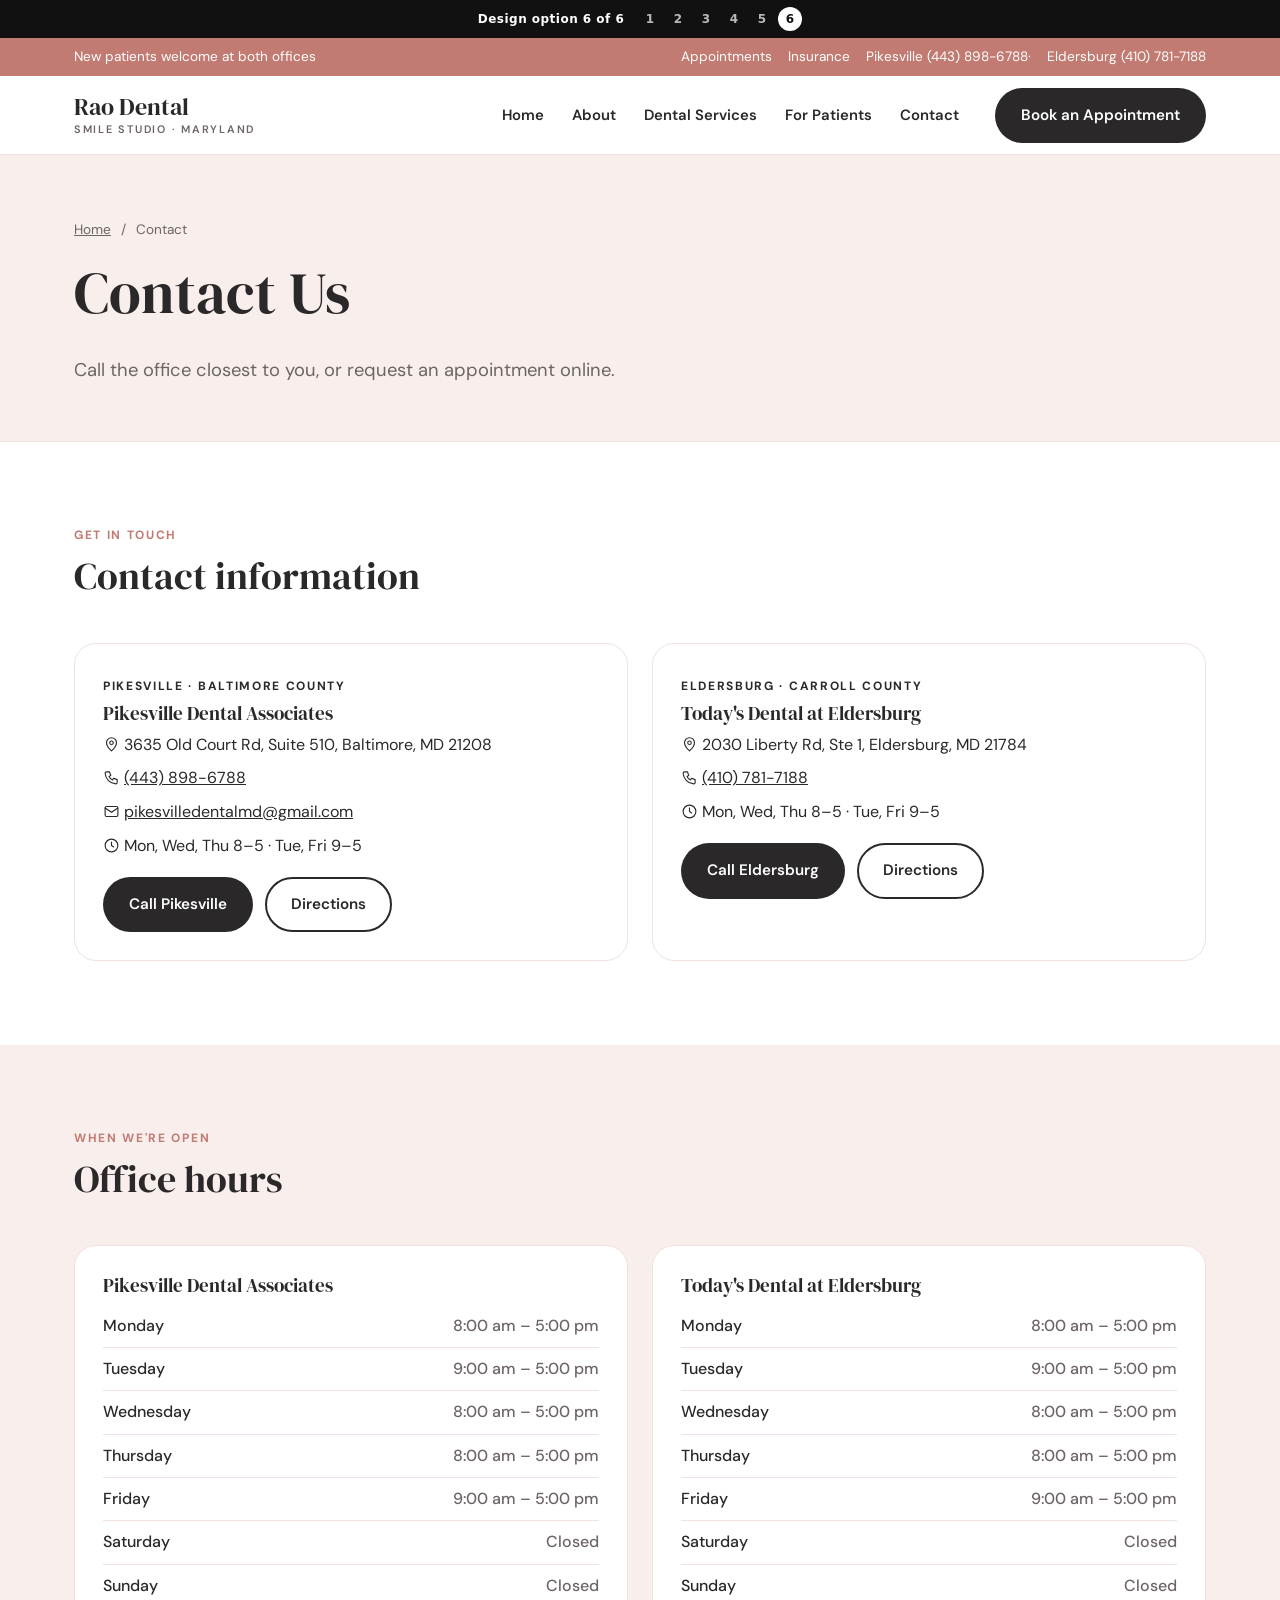
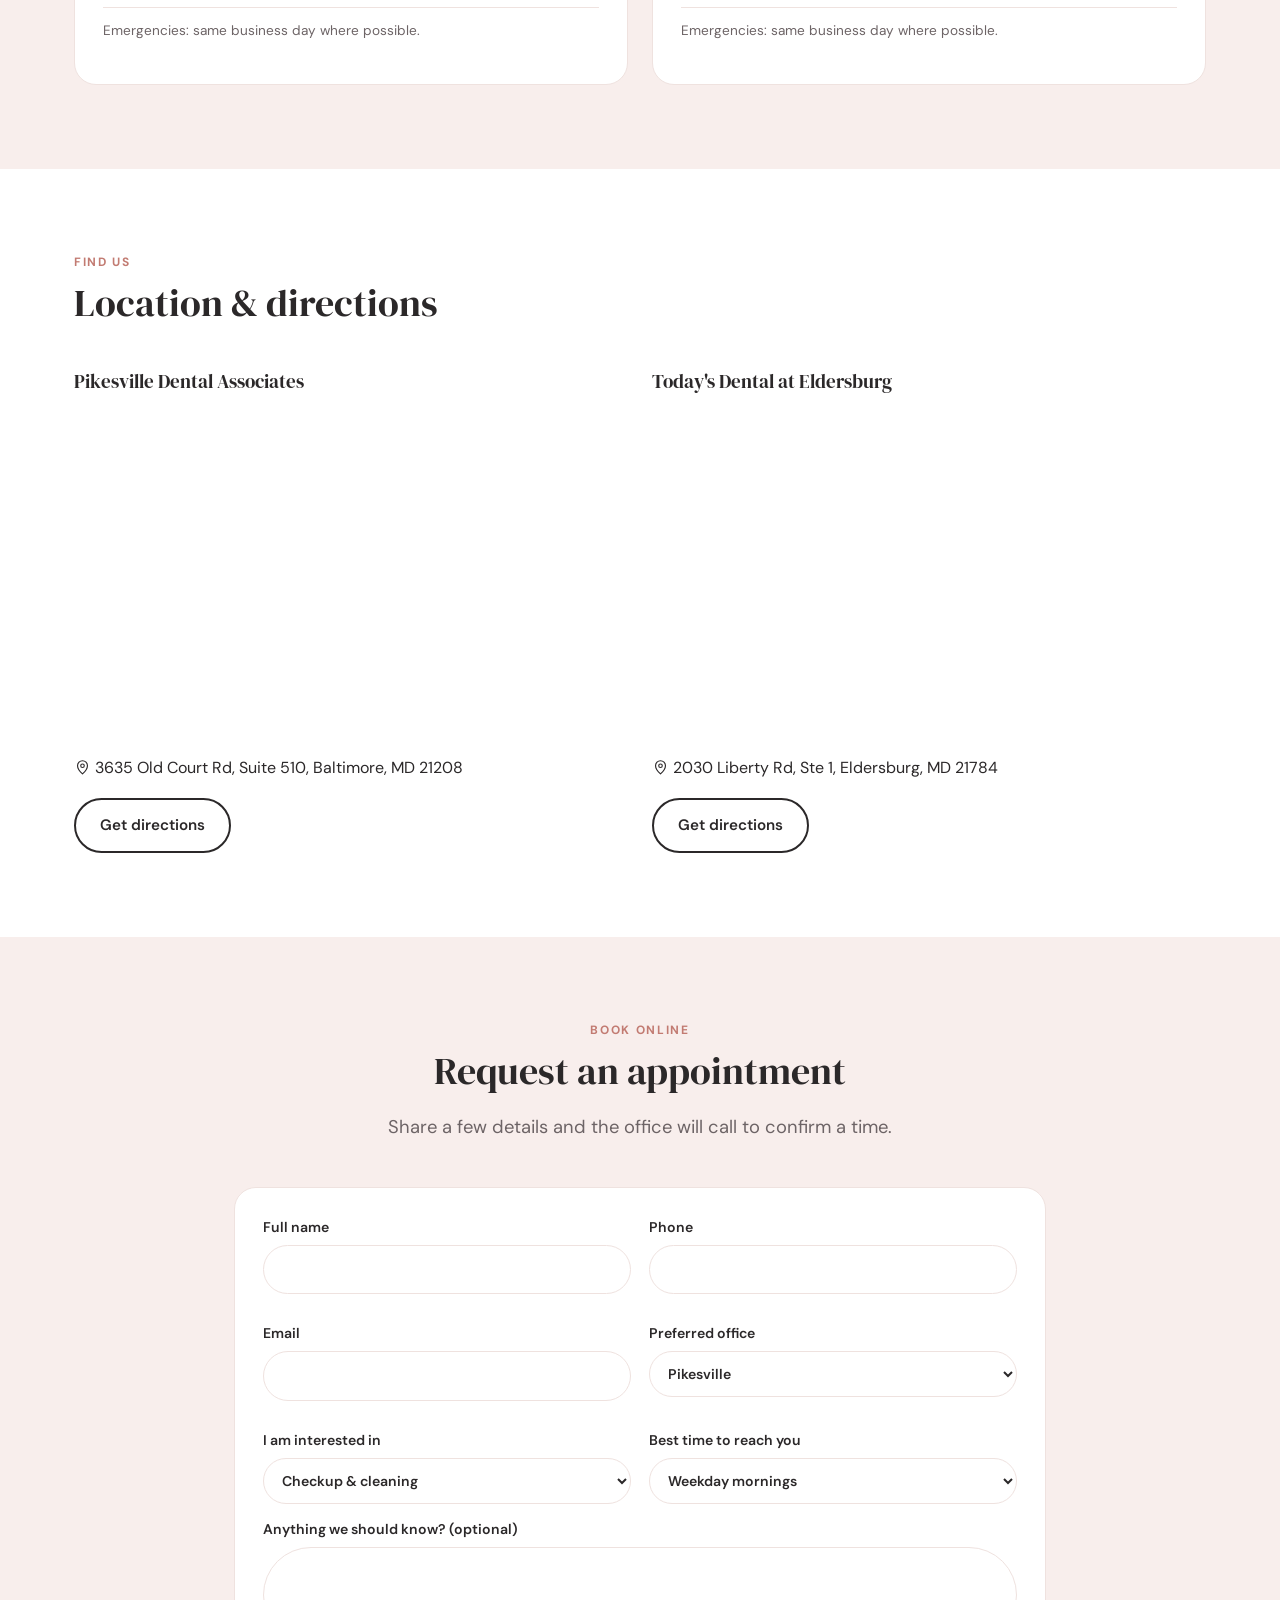
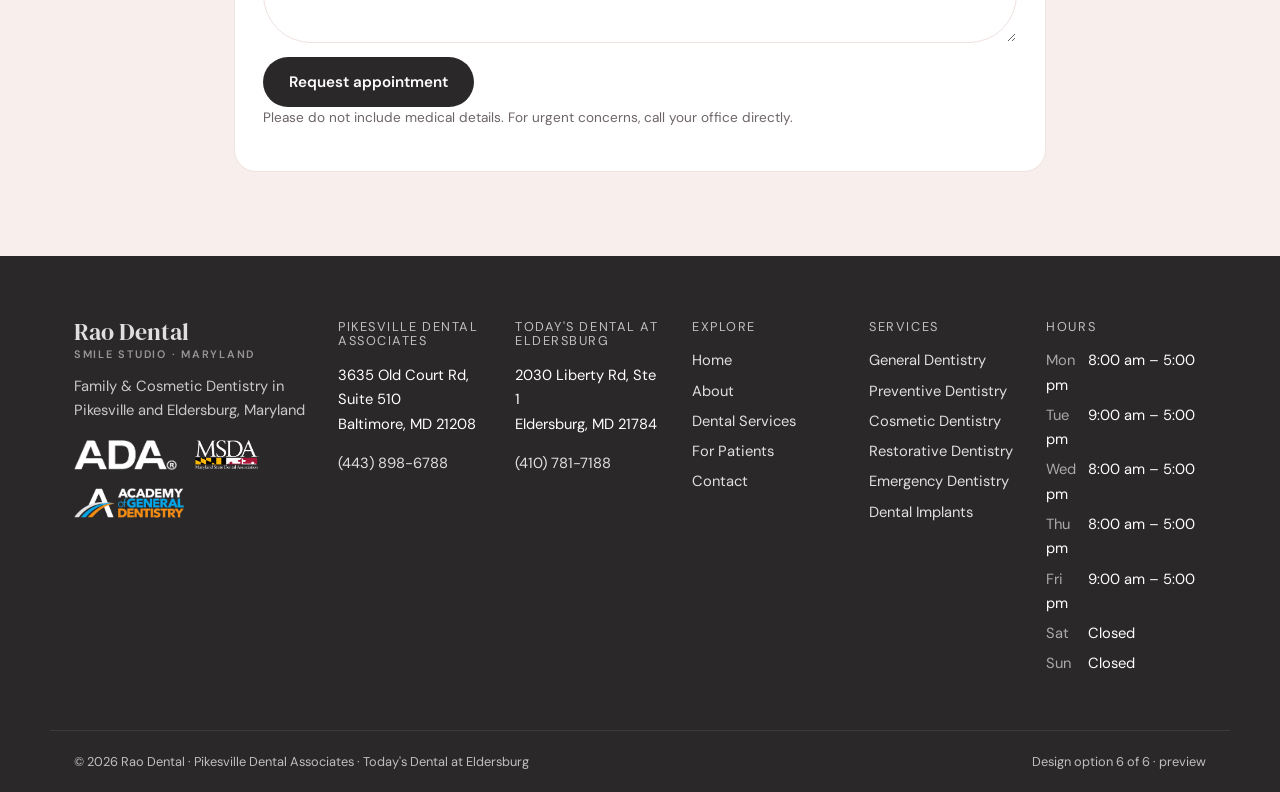
<file: contact.html>
<!doctype html><html lang="en"><head><meta charset="utf-8"><meta name="viewport" content="width=device-width,initial-scale=1">
<title>Contact | Rao Dental</title><meta name="description" content="Family &amp; Cosmetic Dentistry in Pikesville and Eldersburg, Maryland"><meta name="robots" content="noindex">
<link rel="icon" href="img/rao-favicon.svg"><link rel="preconnect" href="https://fonts.googleapis.com"><link rel="preconnect" href="https://fonts.gstatic.com" crossorigin>
<link href="https://fonts.googleapis.com/css2?family=DM+Serif+Display:ital@0;1&family=DM+Sans:wght@400;500;700&display=swap" rel="stylesheet"><link rel="stylesheet" href="css/site.css"></head>
<body class="style-6"><div class="switcher"><span>Design option 6 of 6</span><span class="sw-links"><a href="https://dundysm.github.io/style-1/contact.html">1</a><a href="https://dundysm.github.io/style-2/contact.html">2</a><a href="https://dundysm.github.io/style-3/contact.html">3</a><a href="https://dundysm.github.io/style-4/contact.html">4</a><a href="https://dundysm.github.io/style-5/contact.html">5</a><a href="https://dundysm.github.io/style-6/contact.html" aria-current="true">6</a></span></div><a class="skip" href="#main">Skip to content</a><div class="util"><div class="wrap"><span>New patients welcome at both offices</span><span class="util-r"><a href="contact.html#appointment">Appointments</a><a href="patients.html#insurance">Insurance</a><a href="tel:+14438986788">Pikesville (443) 898-6788</a> · <a href="tel:+14107817188">Eldersburg (410) 781-7188</a></span></div></div><header class="site-header"><div class="wrap hdr"><a class="logo" href="index.html"><span>Rao Dental<small>Smile Studio · Maryland</small></span></a><input type="checkbox" id="nav-t" class="nav-t" aria-label="Menu"><label for="nav-t" class="burger"><svg class="ic" viewBox="0 0 24 24" fill="none" stroke="currentColor" stroke-width="1.6" stroke-linecap="round" stroke-linejoin="round" aria-hidden="true"><path d="M4 7h16M4 12h16M4 17h16"/></svg></label><nav aria-label="Main"><ul class="nav"><li><a href="index.html">Home</a></li><li class="has-sub"><a href="about.html">About</a><ul class="sub"><li><a href="about.html#practice">About Our Practice</a></li><li><a href="about.html#team">Meet Our Dentist &amp; Team</a></li><li><a href="about.html#office">Our Office</a></li><li><a href="about.html#technology">Dental Technology</a></li><li><a href="about.html#philosophy">Our Philosophy</a></li></ul></li><li class="has-sub"><a href="services.html">Dental Services</a><ul class="sub"><li><a href="services.html#general">General Dentistry</a></li><li><a href="services.html#preventive">Preventive Dentistry</a></li><li><a href="services.html#cosmetic">Cosmetic Dentistry</a></li><li><a href="services.html#restorative">Restorative Dentistry</a></li><li><a href="services.html#emergency">Emergency Dentistry</a></li><li><a href="services.html#implants">Dental Implants</a></li><li><a href="services.html#periodontal">Periodontal Care</a></li><li><a href="services.html#orthodontics">Orthodontics</a></li><li><a href="services.html#sedation">Sedation Dentistry</a></li></ul></li><li class="has-sub"><a href="patients.html">For Patients</a><ul class="sub"><li><a href="patients.html#new-patients">New Patient Information</a></li><li><a href="patients.html#first-visit">Your First Visit</a></li><li><a href="patients.html#forms">Patient Forms</a></li><li><a href="patients.html#insurance">Insurance &amp; Financing</a></li><li><a href="patients.html#payment">Payment Options</a></li><li><a href="patients.html#faq">Patient FAQs</a></li><li><a href="patients.html#post-op">Post-Operative Instructions</a></li></ul></li><li class="has-sub"><a href="contact.html" aria-current="page">Contact</a><ul class="sub"><li><a href="contact.html#info">Contact Information</a></li><li><a href="contact.html#hours">Office Hours</a></li><li><a href="contact.html#location">Location &amp; Directions</a></li><li><a href="contact.html#appointment">Request an Appointment</a></li></ul></li></ul></nav><div class="hdr-cta"><a class="btn btn-primary" href="contact.html#appointment">Book an Appointment</a></div></div></header><main id="main"><section class="phero"><div class="wrap"><nav class="crumbs wrap" aria-label="Breadcrumb"><a href="index.html">Home</a> <span>/</span> Contact</nav><h1>Contact Us</h1><p>Call the office closest to you, or request an appointment online.</p></div></section><section class="sec " id="info"><div class="wrap"><header class="sec-head"><p class="eyebrow">Get in touch</p><h2>Contact information</h2></header><div class="grid g2 offices"><div class="card office"><div class="card-body"><p class="eyebrow">Pikesville · Baltimore County</p><h3>Pikesville Dental Associates</h3><p><svg class="ic sm" viewBox="0 0 24 24" fill="none" stroke="currentColor" stroke-width="1.6" stroke-linecap="round" stroke-linejoin="round" aria-hidden="true"><path d="M12 21s-7-6.2-7-11.5a7 7 0 0 1 14 0C19 14.8 12 21 12 21z"/><circle cx="12" cy="9.5" r="2.5"/></svg> 3635 Old Court Rd, Suite 510, Baltimore, MD 21208</p><p><svg class="ic sm" viewBox="0 0 24 24" fill="none" stroke="currentColor" stroke-width="1.6" stroke-linecap="round" stroke-linejoin="round" aria-hidden="true"><path d="M5 4h4l2 5-2.5 1.5a11 11 0 0 0 5 5L15 13l5 2v4a2 2 0 0 1-2 2A16 16 0 0 1 3 6a2 2 0 0 1 2-2z"/></svg> <a href="tel:+14438986788">(443) 898-6788</a></p><p><svg class="ic sm" viewBox="0 0 24 24" fill="none" stroke="currentColor" stroke-width="1.6" stroke-linecap="round" stroke-linejoin="round" aria-hidden="true"><rect x="3" y="5" width="18" height="14" rx="2"/><path d="M3 7l9 6 9-6"/></svg> <a href="mailto:pikesvilledentalmd@gmail.com">pikesvilledentalmd@gmail.com</a></p><p><svg class="ic sm" viewBox="0 0 24 24" fill="none" stroke="currentColor" stroke-width="1.6" stroke-linecap="round" stroke-linejoin="round" aria-hidden="true"><circle cx="12" cy="12" r="9"/><path d="M12 7v5l3 2"/></svg> Mon, Wed, Thu 8–5 · Tue, Fri 9–5</p><div class="btn-row"><a class="btn btn-primary" href="tel:+14438986788">Call Pikesville</a><a class="btn btn-ghost" href="https://www.google.com/maps/dir/?api=1&destination=3635+Old+Court+Rd%2C+Suite+510%2C+Baltimore%2C+MD+21208">Directions</a></div></div></div><div class="card office"><div class="card-body"><p class="eyebrow">Eldersburg · Carroll County</p><h3>Today&#x27;s Dental at Eldersburg</h3><p><svg class="ic sm" viewBox="0 0 24 24" fill="none" stroke="currentColor" stroke-width="1.6" stroke-linecap="round" stroke-linejoin="round" aria-hidden="true"><path d="M12 21s-7-6.2-7-11.5a7 7 0 0 1 14 0C19 14.8 12 21 12 21z"/><circle cx="12" cy="9.5" r="2.5"/></svg> 2030 Liberty Rd, Ste 1, Eldersburg, MD 21784</p><p><svg class="ic sm" viewBox="0 0 24 24" fill="none" stroke="currentColor" stroke-width="1.6" stroke-linecap="round" stroke-linejoin="round" aria-hidden="true"><path d="M5 4h4l2 5-2.5 1.5a11 11 0 0 0 5 5L15 13l5 2v4a2 2 0 0 1-2 2A16 16 0 0 1 3 6a2 2 0 0 1 2-2z"/></svg> <a href="tel:+14107817188">(410) 781-7188</a></p><p><svg class="ic sm" viewBox="0 0 24 24" fill="none" stroke="currentColor" stroke-width="1.6" stroke-linecap="round" stroke-linejoin="round" aria-hidden="true"><circle cx="12" cy="12" r="9"/><path d="M12 7v5l3 2"/></svg> Mon, Wed, Thu 8–5 · Tue, Fri 9–5</p><div class="btn-row"><a class="btn btn-primary" href="tel:+14107817188">Call Eldersburg</a><a class="btn btn-ghost" href="https://www.google.com/maps/dir/?api=1&destination=2030+Liberty+Rd%2C+Ste+1%2C+Eldersburg%2C+MD+21784">Directions</a></div></div></div></div></div></section><section class="sec alt" id="hours"><div class="wrap"><header class="sec-head"><p class="eyebrow">When we&#x27;re open</p><h2>Office hours</h2></header><div class="grid g2"><div class="card"><div class="card-body"><h3>Pikesville Dental Associates</h3><table class="hours"><tbody><tr><th>Monday</th><td>8:00 am – 5:00 pm</td></tr><tr><th>Tuesday</th><td>9:00 am – 5:00 pm</td></tr><tr><th>Wednesday</th><td>8:00 am – 5:00 pm</td></tr><tr><th>Thursday</th><td>8:00 am – 5:00 pm</td></tr><tr><th>Friday</th><td>9:00 am – 5:00 pm</td></tr><tr><th>Saturday</th><td>Closed</td></tr><tr><th>Sunday</th><td>Closed</td></tr></tbody></table><p class="fine">Emergencies: same business day where possible.</p></div></div><div class="card"><div class="card-body"><h3>Today&#x27;s Dental at Eldersburg</h3><table class="hours"><tbody><tr><th>Monday</th><td>8:00 am – 5:00 pm</td></tr><tr><th>Tuesday</th><td>9:00 am – 5:00 pm</td></tr><tr><th>Wednesday</th><td>8:00 am – 5:00 pm</td></tr><tr><th>Thursday</th><td>8:00 am – 5:00 pm</td></tr><tr><th>Friday</th><td>9:00 am – 5:00 pm</td></tr><tr><th>Saturday</th><td>Closed</td></tr><tr><th>Sunday</th><td>Closed</td></tr></tbody></table><p class="fine">Emergencies: same business day where possible.</p></div></div></div></div></section><section class="sec " id="location"><div class="wrap"><header class="sec-head"><p class="eyebrow">Find us</p><h2>Location &amp; directions</h2></header><div class="grid g2"><div><h3>Pikesville Dental Associates</h3><iframe class="map tall" title="Map to Pikesville Dental Associates" src="https://maps.google.com/maps?q=3635+Old+Court+Rd%2C+Suite+510%2C+Baltimore%2C+MD+21208&output=embed" loading="lazy"></iframe><p><svg class="ic sm" viewBox="0 0 24 24" fill="none" stroke="currentColor" stroke-width="1.6" stroke-linecap="round" stroke-linejoin="round" aria-hidden="true"><path d="M12 21s-7-6.2-7-11.5a7 7 0 0 1 14 0C19 14.8 12 21 12 21z"/><circle cx="12" cy="9.5" r="2.5"/></svg> 3635 Old Court Rd, Suite 510, Baltimore, MD 21208</p><a class="btn btn-ghost" href="https://www.google.com/maps/dir/?api=1&destination=3635+Old+Court+Rd%2C+Suite+510%2C+Baltimore%2C+MD+21208">Get directions</a></div><div><h3>Today&#x27;s Dental at Eldersburg</h3><iframe class="map tall" title="Map to Today&#x27;s Dental at Eldersburg" src="https://maps.google.com/maps?q=2030+Liberty+Rd%2C+Ste+1%2C+Eldersburg%2C+MD+21784&output=embed" loading="lazy"></iframe><p><svg class="ic sm" viewBox="0 0 24 24" fill="none" stroke="currentColor" stroke-width="1.6" stroke-linecap="round" stroke-linejoin="round" aria-hidden="true"><path d="M12 21s-7-6.2-7-11.5a7 7 0 0 1 14 0C19 14.8 12 21 12 21z"/><circle cx="12" cy="9.5" r="2.5"/></svg> 2030 Liberty Rd, Ste 1, Eldersburg, MD 21784</p><a class="btn btn-ghost" href="https://www.google.com/maps/dir/?api=1&destination=2030+Liberty+Rd%2C+Ste+1%2C+Eldersburg%2C+MD+21784">Get directions</a></div></div></div></section><section class="sec alt narrow" id="appointment"><div class="wrap"><header class="sec-head center"><p class="eyebrow">Book online</p><h2>Request an appointment</h2><p class="lead">Share a few details and the office will call to confirm a time.</p></header><form class="form card" onsubmit="event.preventDefault();this.querySelector('.ok').hidden=false;this.reset();">
<div class="card-body"><div class="grid g2 tight">
<label>Full name<input name="name" required autocomplete="name"></label>
<label>Phone<input name="phone" type="tel" required autocomplete="tel"></label>
<label>Email<input name="email" type="email" autocomplete="email"></label>
<label>Preferred office<select name="office"><option>Pikesville</option><option>Eldersburg</option><option>No preference</option></select></label>
<label>I am interested in<select name="service"><option>Checkup &amp; cleaning</option><option>General Dentistry</option><option>Preventive Dentistry</option><option>Cosmetic Dentistry</option><option>Restorative Dentistry</option><option>Emergency Dentistry</option><option>Dental Implants</option><option>Periodontal Care</option><option>Orthodontics</option><option>Sedation Dentistry</option></select></label>
<label>Best time to reach you<select name="time"><option>Weekday mornings</option><option>Weekday afternoons</option><option>Any time</option></select></label>
</div><label>Anything we should know? (optional)<textarea name="msg" rows="3"></textarea></label>
<button class="btn btn-primary" type="submit">Request appointment</button>
<p class="ok" hidden>Thank you! This is a design preview, so nothing was sent. The live site will connect this form to the office.</p>
<p class="fine">Please do not include medical details. For urgent concerns, call your office directly.</p></div></form></div></section></main><footer class="site-footer"><div class="wrap fgrid"><div class="fbrand"><a class="logo" href="index.html"><span>Rao Dental<small>Smile Studio · Maryland</small></span></a><p>Family &amp; Cosmetic Dentistry in Pikesville and Eldersburg, Maryland</p><div class="badges"><img src="img/assoc-ada-white.png" alt="ADA member" loading="lazy"><img src="img/assoc-msda-white.png" alt="MSDA member" loading="lazy"><img src="img/assoc-agd-white.png" alt="AGD member" loading="lazy"></div></div><div><h4>Pikesville Dental Associates</h4><p>3635 Old Court Rd, Suite 510<br>Baltimore, MD 21208</p><p><a href="tel:+14438986788">(443) 898-6788</a></p></div><div><h4>Today&#x27;s Dental at Eldersburg</h4><p>2030 Liberty Rd, Ste 1<br>Eldersburg, MD 21784</p><p><a href="tel:+14107817188">(410) 781-7188</a></p></div><div><h4>Explore</h4><ul><li><a href="index.html">Home</a></li><li><a href="about.html">About</a></li><li><a href="services.html">Dental Services</a></li><li><a href="patients.html">For Patients</a></li><li><a href="contact.html">Contact</a></li></ul></div><div><h4>Services</h4><ul><li><a href="services.html#general">General Dentistry</a></li><li><a href="services.html#preventive">Preventive Dentistry</a></li><li><a href="services.html#cosmetic">Cosmetic Dentistry</a></li><li><a href="services.html#restorative">Restorative Dentistry</a></li><li><a href="services.html#emergency">Emergency Dentistry</a></li><li><a href="services.html#implants">Dental Implants</a></li></ul></div><div><h4>Hours</h4><ul class="fh"><li><span>Mon</span> 8:00 am – 5:00 pm</li><li><span>Tue</span> 9:00 am – 5:00 pm</li><li><span>Wed</span> 8:00 am – 5:00 pm</li><li><span>Thu</span> 8:00 am – 5:00 pm</li><li><span>Fri</span> 9:00 am – 5:00 pm</li><li><span>Sat</span> Closed</li><li><span>Sun</span> Closed</li></ul></div></div><div class="wrap fbot"><span>© 2026 Rao Dental · Pikesville Dental Associates · Today's Dental at Eldersburg</span><span>Design option 6 of 6 · preview</span></div></footer><div class="sticky-bar"><a href="tel:+14438986788"><svg class="ic sm" viewBox="0 0 24 24" fill="none" stroke="currentColor" stroke-width="1.6" stroke-linecap="round" stroke-linejoin="round" aria-hidden="true"><path d="M5 4h4l2 5-2.5 1.5a11 11 0 0 0 5 5L15 13l5 2v4a2 2 0 0 1-2 2A16 16 0 0 1 3 6a2 2 0 0 1 2-2z"/></svg> Call</a><a class="primary" href="contact.html#appointment"><svg class="ic sm" viewBox="0 0 24 24" fill="none" stroke="currentColor" stroke-width="1.6" stroke-linecap="round" stroke-linejoin="round" aria-hidden="true"><rect x="3" y="5" width="18" height="16" rx="2"/><path d="M3 10h18M8 3v4M16 3v4"/></svg> Book</a></div></body></html>
</file>
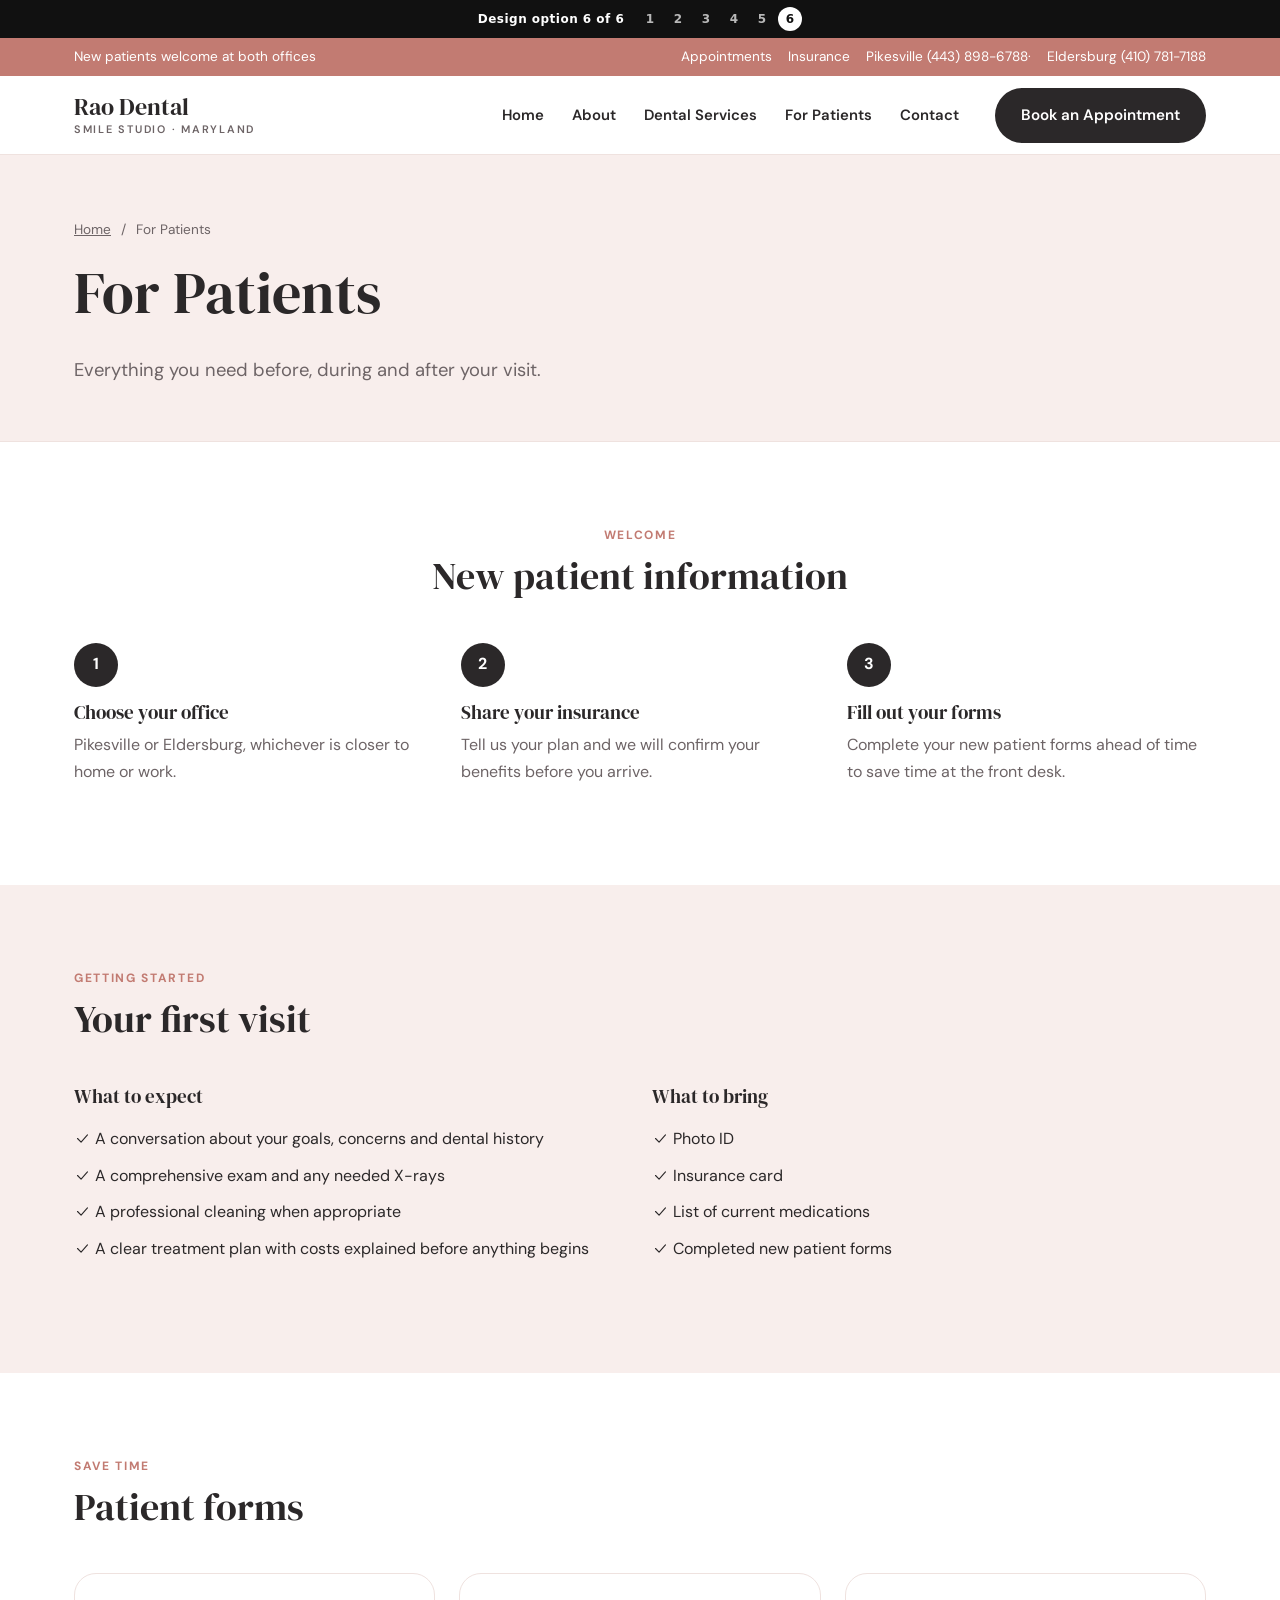
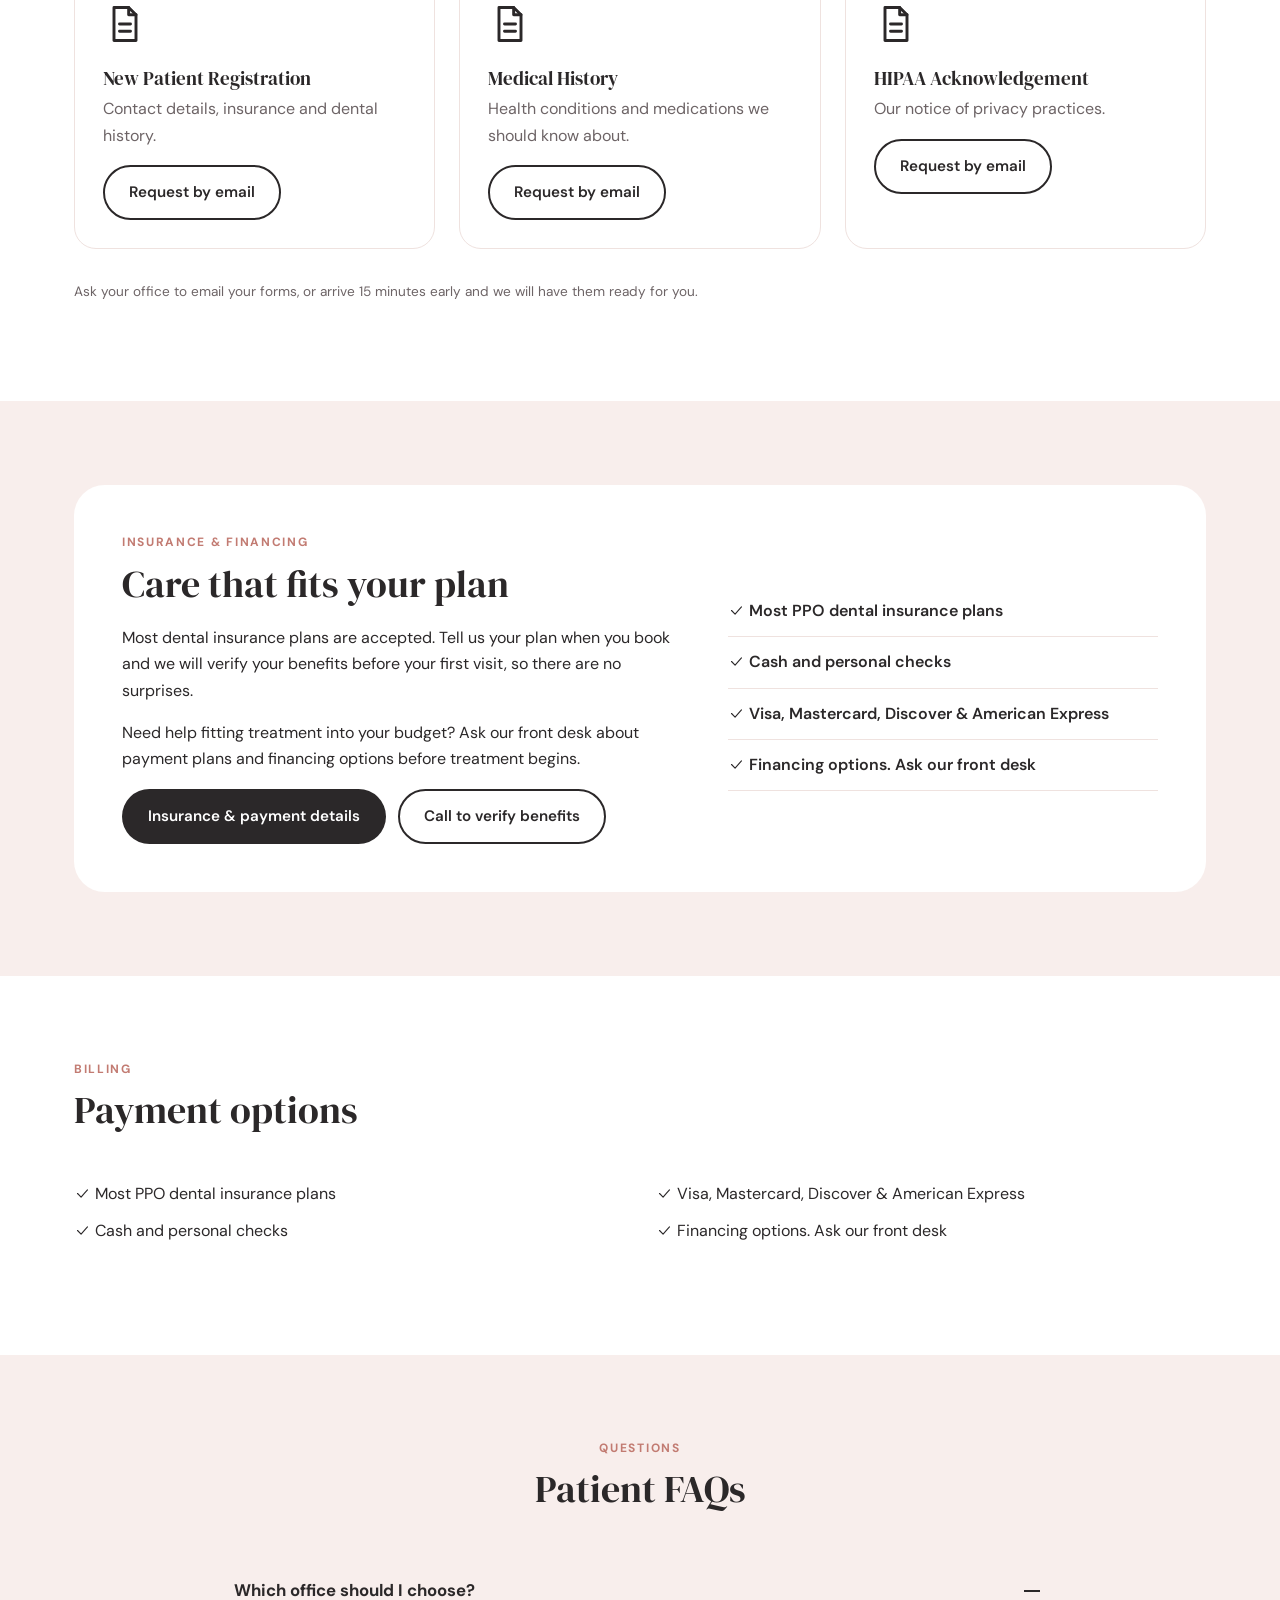
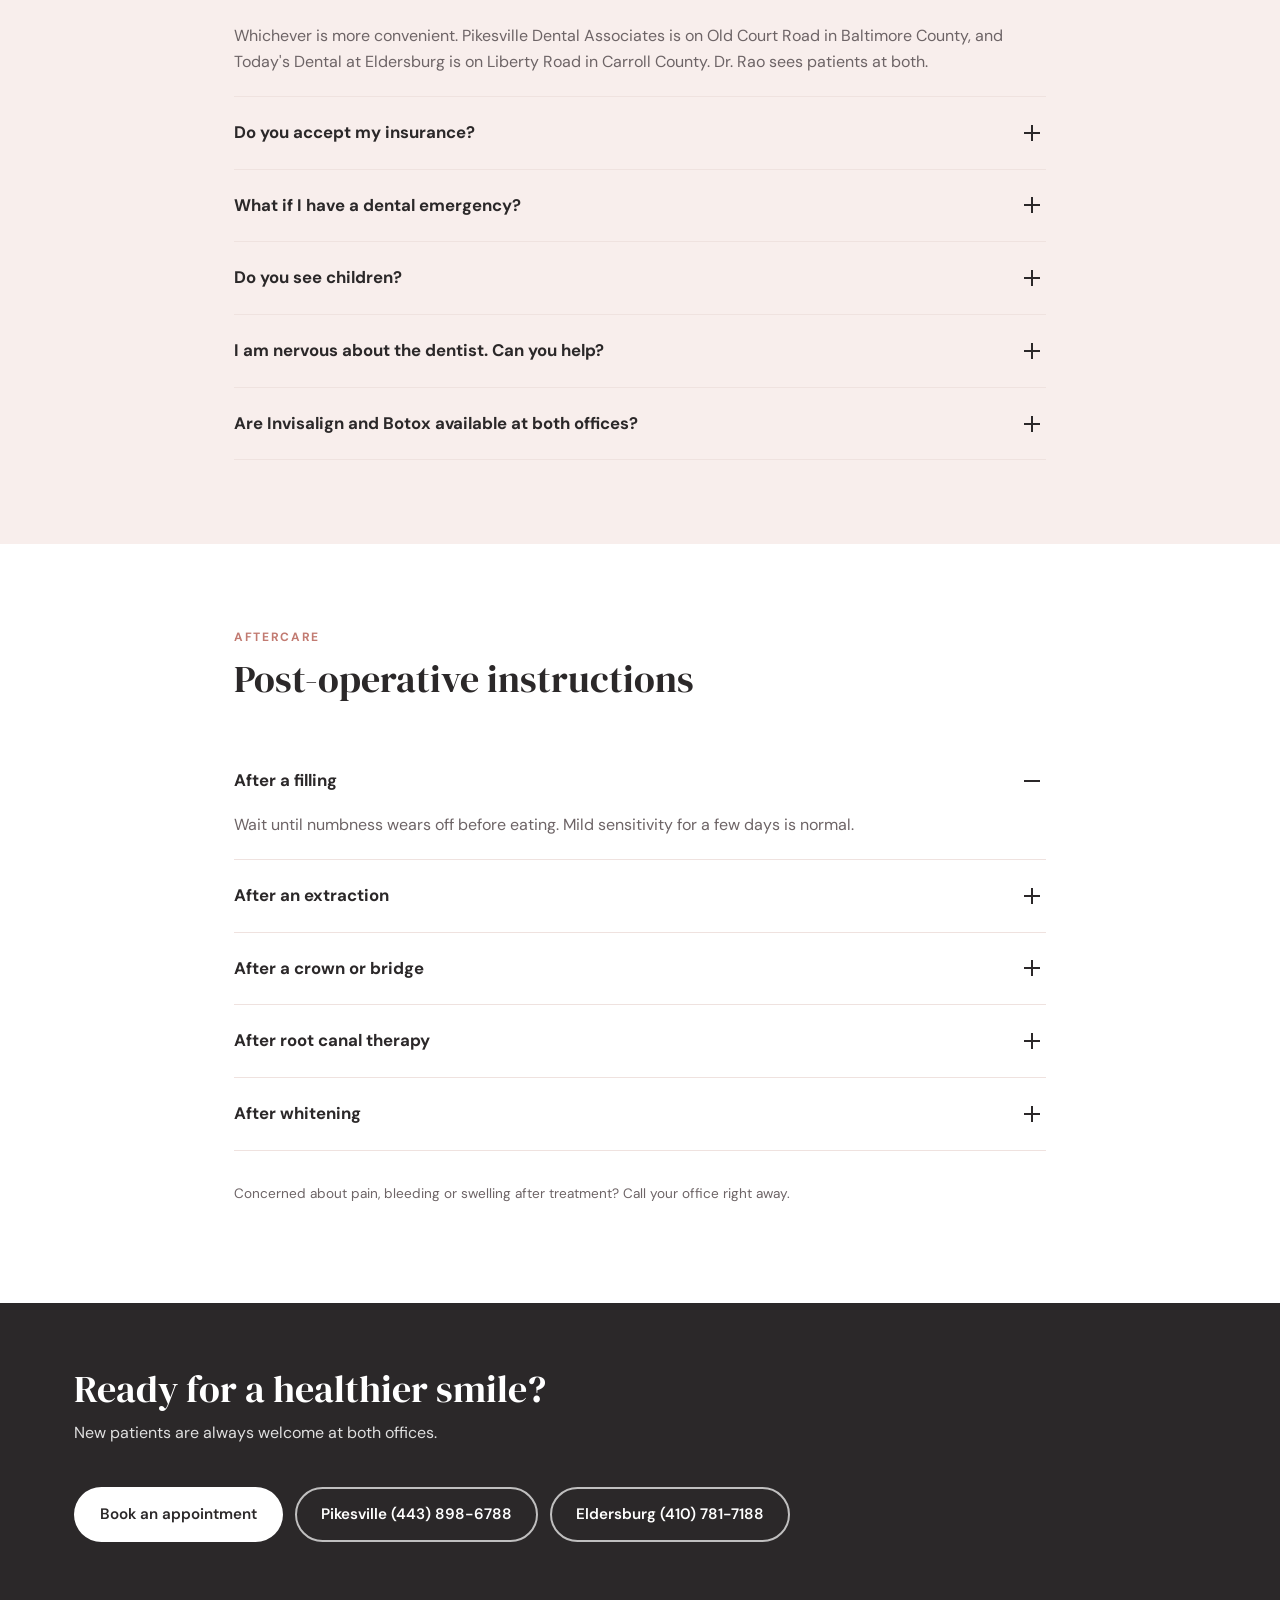
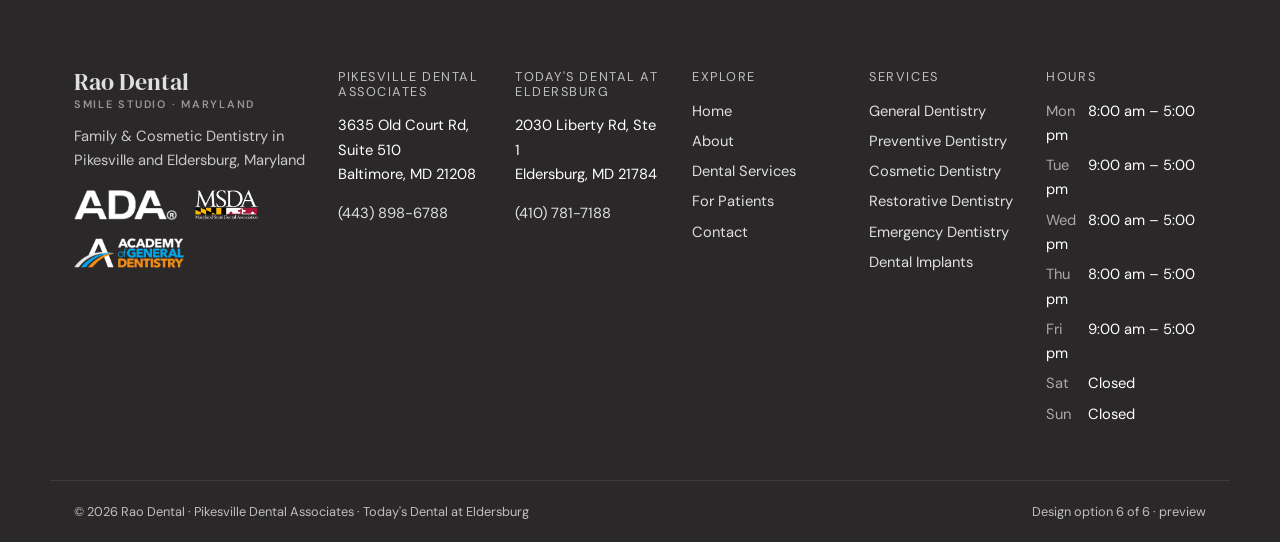
<file: patients.html>
<!doctype html><html lang="en"><head><meta charset="utf-8"><meta name="viewport" content="width=device-width,initial-scale=1">
<title>For Patients | Rao Dental</title><meta name="description" content="Family &amp; Cosmetic Dentistry in Pikesville and Eldersburg, Maryland"><meta name="robots" content="noindex">
<link rel="icon" href="img/rao-favicon.svg"><link rel="preconnect" href="https://fonts.googleapis.com"><link rel="preconnect" href="https://fonts.gstatic.com" crossorigin>
<link href="https://fonts.googleapis.com/css2?family=DM+Serif+Display:ital@0;1&family=DM+Sans:wght@400;500;700&display=swap" rel="stylesheet"><link rel="stylesheet" href="css/site.css"></head>
<body class="style-6"><div class="switcher"><span>Design option 6 of 6</span><span class="sw-links"><a href="https://dundysm.github.io/style-1/patients.html">1</a><a href="https://dundysm.github.io/style-2/patients.html">2</a><a href="https://dundysm.github.io/style-3/patients.html">3</a><a href="https://dundysm.github.io/style-4/patients.html">4</a><a href="https://dundysm.github.io/style-5/patients.html">5</a><a href="https://dundysm.github.io/style-6/patients.html" aria-current="true">6</a></span></div><a class="skip" href="#main">Skip to content</a><div class="util"><div class="wrap"><span>New patients welcome at both offices</span><span class="util-r"><a href="contact.html#appointment">Appointments</a><a href="patients.html#insurance">Insurance</a><a href="tel:+14438986788">Pikesville (443) 898-6788</a> · <a href="tel:+14107817188">Eldersburg (410) 781-7188</a></span></div></div><header class="site-header"><div class="wrap hdr"><a class="logo" href="index.html"><span>Rao Dental<small>Smile Studio · Maryland</small></span></a><input type="checkbox" id="nav-t" class="nav-t" aria-label="Menu"><label for="nav-t" class="burger"><svg class="ic" viewBox="0 0 24 24" fill="none" stroke="currentColor" stroke-width="1.6" stroke-linecap="round" stroke-linejoin="round" aria-hidden="true"><path d="M4 7h16M4 12h16M4 17h16"/></svg></label><nav aria-label="Main"><ul class="nav"><li><a href="index.html">Home</a></li><li class="has-sub"><a href="about.html">About</a><ul class="sub"><li><a href="about.html#practice">About Our Practice</a></li><li><a href="about.html#team">Meet Our Dentist &amp; Team</a></li><li><a href="about.html#office">Our Office</a></li><li><a href="about.html#technology">Dental Technology</a></li><li><a href="about.html#philosophy">Our Philosophy</a></li></ul></li><li class="has-sub"><a href="services.html">Dental Services</a><ul class="sub"><li><a href="services.html#general">General Dentistry</a></li><li><a href="services.html#preventive">Preventive Dentistry</a></li><li><a href="services.html#cosmetic">Cosmetic Dentistry</a></li><li><a href="services.html#restorative">Restorative Dentistry</a></li><li><a href="services.html#emergency">Emergency Dentistry</a></li><li><a href="services.html#implants">Dental Implants</a></li><li><a href="services.html#periodontal">Periodontal Care</a></li><li><a href="services.html#orthodontics">Orthodontics</a></li><li><a href="services.html#sedation">Sedation Dentistry</a></li></ul></li><li class="has-sub"><a href="patients.html" aria-current="page">For Patients</a><ul class="sub"><li><a href="patients.html#new-patients">New Patient Information</a></li><li><a href="patients.html#first-visit">Your First Visit</a></li><li><a href="patients.html#forms">Patient Forms</a></li><li><a href="patients.html#insurance">Insurance &amp; Financing</a></li><li><a href="patients.html#payment">Payment Options</a></li><li><a href="patients.html#faq">Patient FAQs</a></li><li><a href="patients.html#post-op">Post-Operative Instructions</a></li></ul></li><li class="has-sub"><a href="contact.html">Contact</a><ul class="sub"><li><a href="contact.html#info">Contact Information</a></li><li><a href="contact.html#hours">Office Hours</a></li><li><a href="contact.html#location">Location &amp; Directions</a></li><li><a href="contact.html#appointment">Request an Appointment</a></li></ul></li></ul></nav><div class="hdr-cta"><a class="btn btn-primary" href="contact.html#appointment">Book an Appointment</a></div></div></header><main id="main"><section class="phero"><div class="wrap"><nav class="crumbs wrap" aria-label="Breadcrumb"><a href="index.html">Home</a> <span>/</span> For Patients</nav><h1>For Patients</h1><p>Everything you need before, during and after your visit.</p></div></section><section class="sec " id="new-patients"><div class="wrap"><header class="sec-head center"><p class="eyebrow">Welcome</p><h2>New patient information</h2></header><ol class="steps"><li><span class="step">1</span><h3>Choose your office</h3><p>Pikesville or Eldersburg, whichever is closer to home or work.</p></li><li><span class="step">2</span><h3>Share your insurance</h3><p>Tell us your plan and we will confirm your benefits before you arrive.</p></li><li><span class="step">3</span><h3>Fill out your forms</h3><p>Complete your new patient forms ahead of time to save time at the front desk.</p></li></ol></div></section><section class="sec alt" id="first-visit"><div class="wrap"><header class="sec-head"><p class="eyebrow">Getting started</p><h2>Your first visit</h2></header><div class="grid g2"><div><h3>What to expect</h3><ul class="checks"><li><svg class="ic sm" viewBox="0 0 24 24" fill="none" stroke="currentColor" stroke-width="1.6" stroke-linecap="round" stroke-linejoin="round" aria-hidden="true"><path d="M5 12l5 5 9-10"/></svg> A conversation about your goals, concerns and dental history</li><li><svg class="ic sm" viewBox="0 0 24 24" fill="none" stroke="currentColor" stroke-width="1.6" stroke-linecap="round" stroke-linejoin="round" aria-hidden="true"><path d="M5 12l5 5 9-10"/></svg> A comprehensive exam and any needed X-rays</li><li><svg class="ic sm" viewBox="0 0 24 24" fill="none" stroke="currentColor" stroke-width="1.6" stroke-linecap="round" stroke-linejoin="round" aria-hidden="true"><path d="M5 12l5 5 9-10"/></svg> A professional cleaning when appropriate</li><li><svg class="ic sm" viewBox="0 0 24 24" fill="none" stroke="currentColor" stroke-width="1.6" stroke-linecap="round" stroke-linejoin="round" aria-hidden="true"><path d="M5 12l5 5 9-10"/></svg> A clear treatment plan with costs explained before anything begins</li></ul></div><div><h3>What to bring</h3><ul class="checks"><li><svg class="ic sm" viewBox="0 0 24 24" fill="none" stroke="currentColor" stroke-width="1.6" stroke-linecap="round" stroke-linejoin="round" aria-hidden="true"><path d="M5 12l5 5 9-10"/></svg> Photo ID</li><li><svg class="ic sm" viewBox="0 0 24 24" fill="none" stroke="currentColor" stroke-width="1.6" stroke-linecap="round" stroke-linejoin="round" aria-hidden="true"><path d="M5 12l5 5 9-10"/></svg> Insurance card</li><li><svg class="ic sm" viewBox="0 0 24 24" fill="none" stroke="currentColor" stroke-width="1.6" stroke-linecap="round" stroke-linejoin="round" aria-hidden="true"><path d="M5 12l5 5 9-10"/></svg> List of current medications</li><li><svg class="ic sm" viewBox="0 0 24 24" fill="none" stroke="currentColor" stroke-width="1.6" stroke-linecap="round" stroke-linejoin="round" aria-hidden="true"><path d="M5 12l5 5 9-10"/></svg> Completed new patient forms</li></ul></div></div></div></section><section class="sec " id="forms"><div class="wrap"><header class="sec-head"><p class="eyebrow">Save time</p><h2>Patient forms</h2></header><div class="grid g3"><div class="card form-card"><div class="card-body"><svg class="ic big" viewBox="0 0 24 24" fill="none" stroke="currentColor" stroke-width="1.6" stroke-linecap="round" stroke-linejoin="round" aria-hidden="true"><path d="M6 3h8l4 4v14H6z"/><path d="M14 3v4h4M9 12h6M9 16h6"/></svg><h3>New Patient Registration</h3><p>Contact details, insurance and dental history.</p><a class="btn btn-ghost" href="contact.html#info">Request by email</a></div></div><div class="card form-card"><div class="card-body"><svg class="ic big" viewBox="0 0 24 24" fill="none" stroke="currentColor" stroke-width="1.6" stroke-linecap="round" stroke-linejoin="round" aria-hidden="true"><path d="M6 3h8l4 4v14H6z"/><path d="M14 3v4h4M9 12h6M9 16h6"/></svg><h3>Medical History</h3><p>Health conditions and medications we should know about.</p><a class="btn btn-ghost" href="contact.html#info">Request by email</a></div></div><div class="card form-card"><div class="card-body"><svg class="ic big" viewBox="0 0 24 24" fill="none" stroke="currentColor" stroke-width="1.6" stroke-linecap="round" stroke-linejoin="round" aria-hidden="true"><path d="M6 3h8l4 4v14H6z"/><path d="M14 3v4h4M9 12h6M9 16h6"/></svg><h3>HIPAA Acknowledgement</h3><p>Our notice of privacy practices.</p><a class="btn btn-ghost" href="contact.html#info">Request by email</a></div></div></div><p class="fine mt">Ask your office to email your forms, or arrive 15 minutes early and we will have them ready for you.</p></div></section><section class="sec alt" id="insurance"><div class="wrap"><div class="ins"><div class="ins-text"><p class="eyebrow">Insurance &amp; financing</p><h2>Care that fits your plan</h2><p>Most dental insurance plans are accepted. Tell us your plan when you book and we will verify your benefits before your first visit, so there are no surprises.</p><p>Need help fitting treatment into your budget? Ask our front desk about payment plans and financing options before treatment begins.</p><div class="btn-row"><a class="btn btn-primary" href="patients.html#insurance">Insurance &amp; payment details</a><a class="btn btn-ghost" href="tel:+14438986788">Call to verify benefits</a></div></div><ul class="ins-list"><li><svg class="ic sm" viewBox="0 0 24 24" fill="none" stroke="currentColor" stroke-width="1.6" stroke-linecap="round" stroke-linejoin="round" aria-hidden="true"><path d="M5 12l5 5 9-10"/></svg> Most PPO dental insurance plans</li><li><svg class="ic sm" viewBox="0 0 24 24" fill="none" stroke="currentColor" stroke-width="1.6" stroke-linecap="round" stroke-linejoin="round" aria-hidden="true"><path d="M5 12l5 5 9-10"/></svg> Cash and personal checks</li><li><svg class="ic sm" viewBox="0 0 24 24" fill="none" stroke="currentColor" stroke-width="1.6" stroke-linecap="round" stroke-linejoin="round" aria-hidden="true"><path d="M5 12l5 5 9-10"/></svg> Visa, Mastercard, Discover &amp; American Express</li><li><svg class="ic sm" viewBox="0 0 24 24" fill="none" stroke="currentColor" stroke-width="1.6" stroke-linecap="round" stroke-linejoin="round" aria-hidden="true"><path d="M5 12l5 5 9-10"/></svg> Financing options. Ask our front desk</li></ul></div></div></section><section class="sec " id="payment"><div class="wrap"><header class="sec-head"><p class="eyebrow">Billing</p><h2>Payment options</h2></header><ul class="checks cols"><li><svg class="ic sm" viewBox="0 0 24 24" fill="none" stroke="currentColor" stroke-width="1.6" stroke-linecap="round" stroke-linejoin="round" aria-hidden="true"><path d="M5 12l5 5 9-10"/></svg> Most PPO dental insurance plans</li><li><svg class="ic sm" viewBox="0 0 24 24" fill="none" stroke="currentColor" stroke-width="1.6" stroke-linecap="round" stroke-linejoin="round" aria-hidden="true"><path d="M5 12l5 5 9-10"/></svg> Cash and personal checks</li><li><svg class="ic sm" viewBox="0 0 24 24" fill="none" stroke="currentColor" stroke-width="1.6" stroke-linecap="round" stroke-linejoin="round" aria-hidden="true"><path d="M5 12l5 5 9-10"/></svg> Visa, Mastercard, Discover &amp; American Express</li><li><svg class="ic sm" viewBox="0 0 24 24" fill="none" stroke="currentColor" stroke-width="1.6" stroke-linecap="round" stroke-linejoin="round" aria-hidden="true"><path d="M5 12l5 5 9-10"/></svg> Financing options. Ask our front desk</li></ul></div></section><section class="sec alt narrow" id="faq"><div class="wrap"><header class="sec-head center"><p class="eyebrow">Questions</p><h2>Patient FAQs</h2></header><div class="faq"><details open><summary>Which office should I choose?<span class="plus" aria-hidden="true"></span></summary><p>Whichever is more convenient. Pikesville Dental Associates is on Old Court Road in Baltimore County, and Today&#x27;s Dental at Eldersburg is on Liberty Road in Carroll County. Dr. Rao sees patients at both.</p></details><details><summary>Do you accept my insurance?<span class="plus" aria-hidden="true"></span></summary><p>Most dental insurance plans are accepted. Tell us your plan when you book and we will verify your coverage before you come in.</p></details><details><summary>What if I have a dental emergency?<span class="plus" aria-hidden="true"></span></summary><p>Call your office right away. We strive to see emergency patients within the same business day whenever possible.</p></details><details><summary>Do you see children?<span class="plus" aria-hidden="true"></span></summary><p>Yes. We care for children, teens and adults, and we keep first visits friendly and relaxed.</p></details><details><summary>I am nervous about the dentist. Can you help?<span class="plus" aria-hidden="true"></span></summary><p>Absolutely. Dr. Rao is experienced with anxious patients. We explain each step, you set the pace, and we pause whenever you ask.</p></details><details><summary>Are Invisalign and Botox available at both offices?<span class="plus" aria-hidden="true"></span></summary><p>Please call the office you plan to visit and our team will confirm availability and schedule a consultation.</p></details></div></div></section><section class="sec narrow" id="post-op"><div class="wrap"><header class="sec-head"><p class="eyebrow">Aftercare</p><h2>Post-operative instructions</h2></header><div class="faq"><details open><summary>After a filling<span class="plus" aria-hidden="true"></span></summary><p>Wait until numbness wears off before eating. Mild sensitivity for a few days is normal.</p></details><details><summary>After an extraction<span class="plus" aria-hidden="true"></span></summary><p>Bite on gauze for 30–45 minutes. Avoid straws, smoking and spitting for 24 hours.</p></details><details><summary>After a crown or bridge<span class="plus" aria-hidden="true"></span></summary><p>Avoid sticky or hard foods on a temporary crown. Call us if it comes loose.</p></details><details><summary>After root canal therapy<span class="plus" aria-hidden="true"></span></summary><p>Some tenderness is normal for a few days. Take medication as directed.</p></details><details><summary>After whitening<span class="plus" aria-hidden="true"></span></summary><p>Avoid coffee, tea and red wine for 48 hours to protect your results.</p></details></div><p class="fine mt">Concerned about pain, bleeding or swelling after treatment? Call your office right away.</p></div></section><section class="cta-band"><div class="wrap"><div><h2>Ready for a healthier smile?</h2><p>New patients are always welcome at both offices.</p></div><div class="btn-row"><a class="btn btn-light" href="contact.html#appointment">Book an appointment</a><a class="btn btn-outline-light" href="tel:+14438986788">Pikesville (443) 898-6788</a><a class="btn btn-outline-light" href="tel:+14107817188">Eldersburg (410) 781-7188</a></div></div></section></main><footer class="site-footer"><div class="wrap fgrid"><div class="fbrand"><a class="logo" href="index.html"><span>Rao Dental<small>Smile Studio · Maryland</small></span></a><p>Family &amp; Cosmetic Dentistry in Pikesville and Eldersburg, Maryland</p><div class="badges"><img src="img/assoc-ada-white.png" alt="ADA member" loading="lazy"><img src="img/assoc-msda-white.png" alt="MSDA member" loading="lazy"><img src="img/assoc-agd-white.png" alt="AGD member" loading="lazy"></div></div><div><h4>Pikesville Dental Associates</h4><p>3635 Old Court Rd, Suite 510<br>Baltimore, MD 21208</p><p><a href="tel:+14438986788">(443) 898-6788</a></p></div><div><h4>Today&#x27;s Dental at Eldersburg</h4><p>2030 Liberty Rd, Ste 1<br>Eldersburg, MD 21784</p><p><a href="tel:+14107817188">(410) 781-7188</a></p></div><div><h4>Explore</h4><ul><li><a href="index.html">Home</a></li><li><a href="about.html">About</a></li><li><a href="services.html">Dental Services</a></li><li><a href="patients.html">For Patients</a></li><li><a href="contact.html">Contact</a></li></ul></div><div><h4>Services</h4><ul><li><a href="services.html#general">General Dentistry</a></li><li><a href="services.html#preventive">Preventive Dentistry</a></li><li><a href="services.html#cosmetic">Cosmetic Dentistry</a></li><li><a href="services.html#restorative">Restorative Dentistry</a></li><li><a href="services.html#emergency">Emergency Dentistry</a></li><li><a href="services.html#implants">Dental Implants</a></li></ul></div><div><h4>Hours</h4><ul class="fh"><li><span>Mon</span> 8:00 am – 5:00 pm</li><li><span>Tue</span> 9:00 am – 5:00 pm</li><li><span>Wed</span> 8:00 am – 5:00 pm</li><li><span>Thu</span> 8:00 am – 5:00 pm</li><li><span>Fri</span> 9:00 am – 5:00 pm</li><li><span>Sat</span> Closed</li><li><span>Sun</span> Closed</li></ul></div></div><div class="wrap fbot"><span>© 2026 Rao Dental · Pikesville Dental Associates · Today's Dental at Eldersburg</span><span>Design option 6 of 6 · preview</span></div></footer><div class="sticky-bar"><a href="tel:+14438986788"><svg class="ic sm" viewBox="0 0 24 24" fill="none" stroke="currentColor" stroke-width="1.6" stroke-linecap="round" stroke-linejoin="round" aria-hidden="true"><path d="M5 4h4l2 5-2.5 1.5a11 11 0 0 0 5 5L15 13l5 2v4a2 2 0 0 1-2 2A16 16 0 0 1 3 6a2 2 0 0 1 2-2z"/></svg> Call</a><a class="primary" href="contact.html#appointment"><svg class="ic sm" viewBox="0 0 24 24" fill="none" stroke="currentColor" stroke-width="1.6" stroke-linecap="round" stroke-linejoin="round" aria-hidden="true"><rect x="3" y="5" width="18" height="16" rx="2"/><path d="M3 10h18M8 3v4M16 3v4"/></svg> Book</a></div></body></html>
</file>
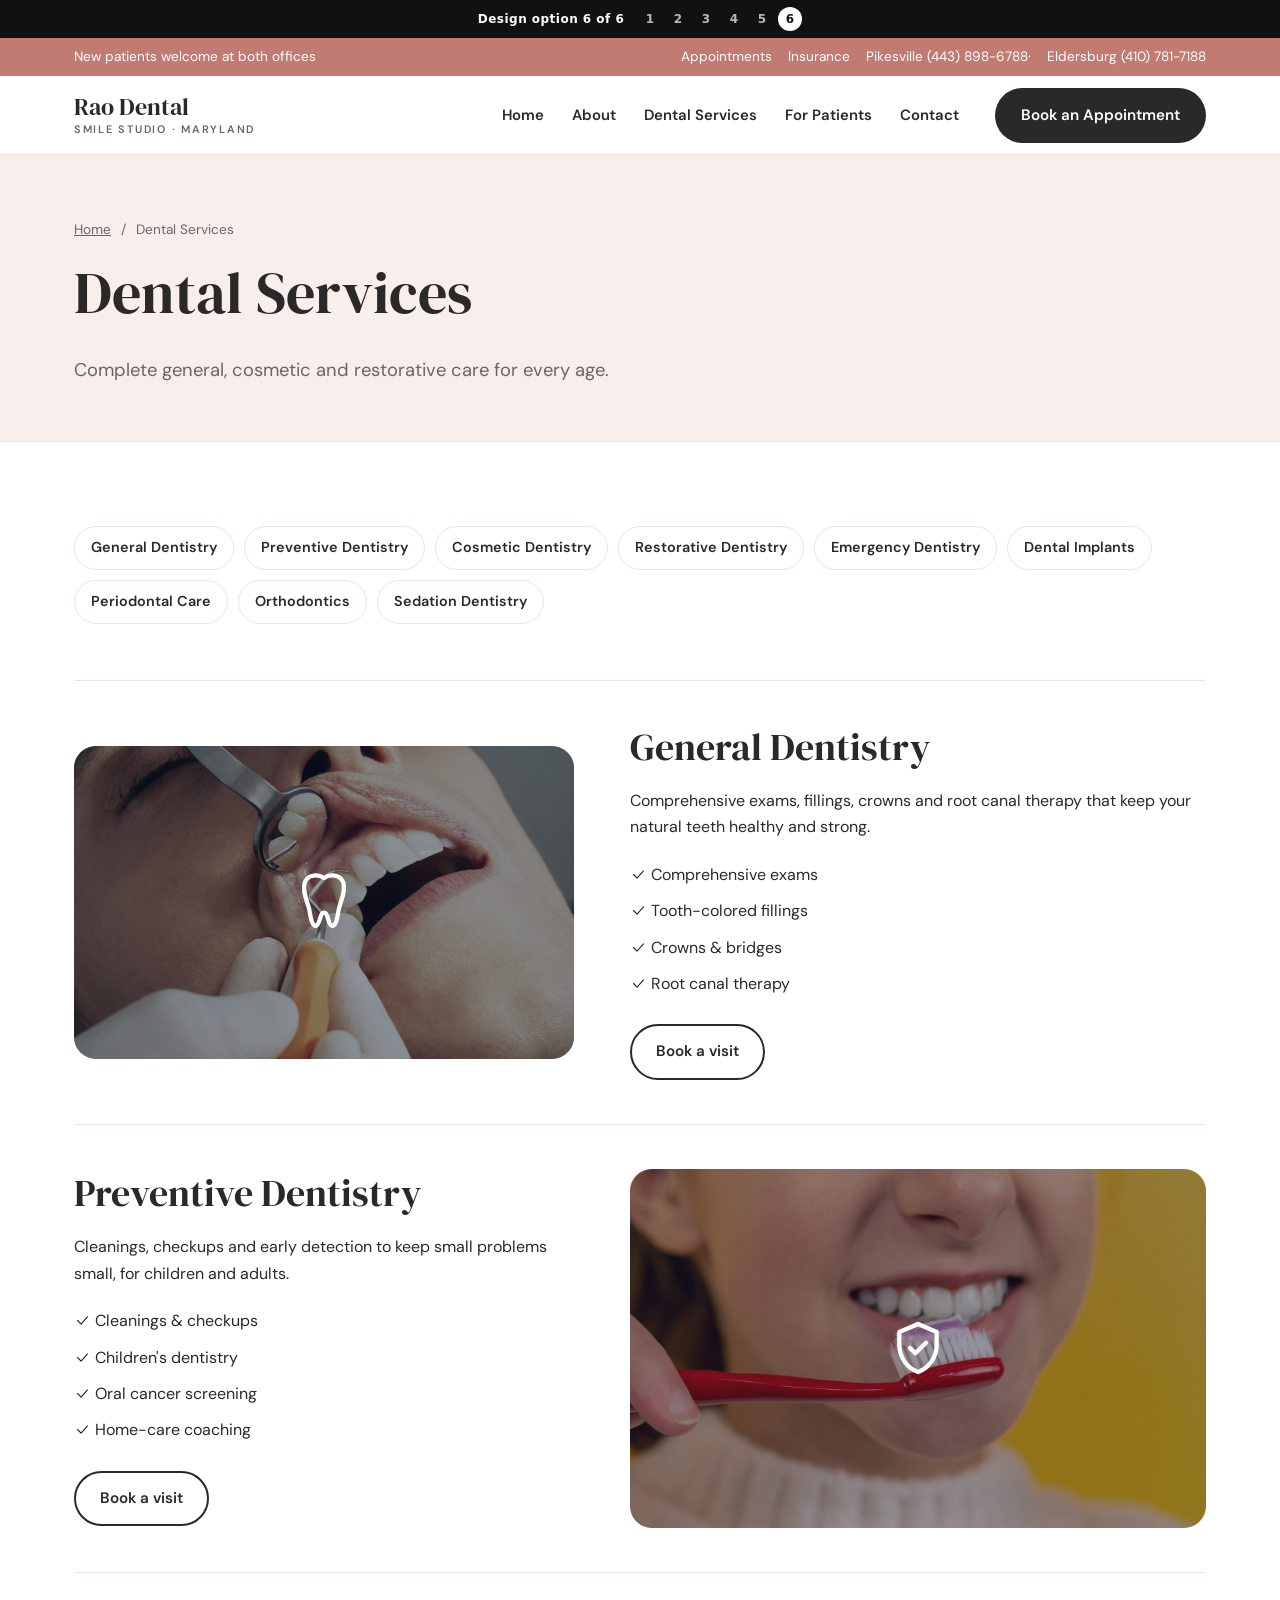
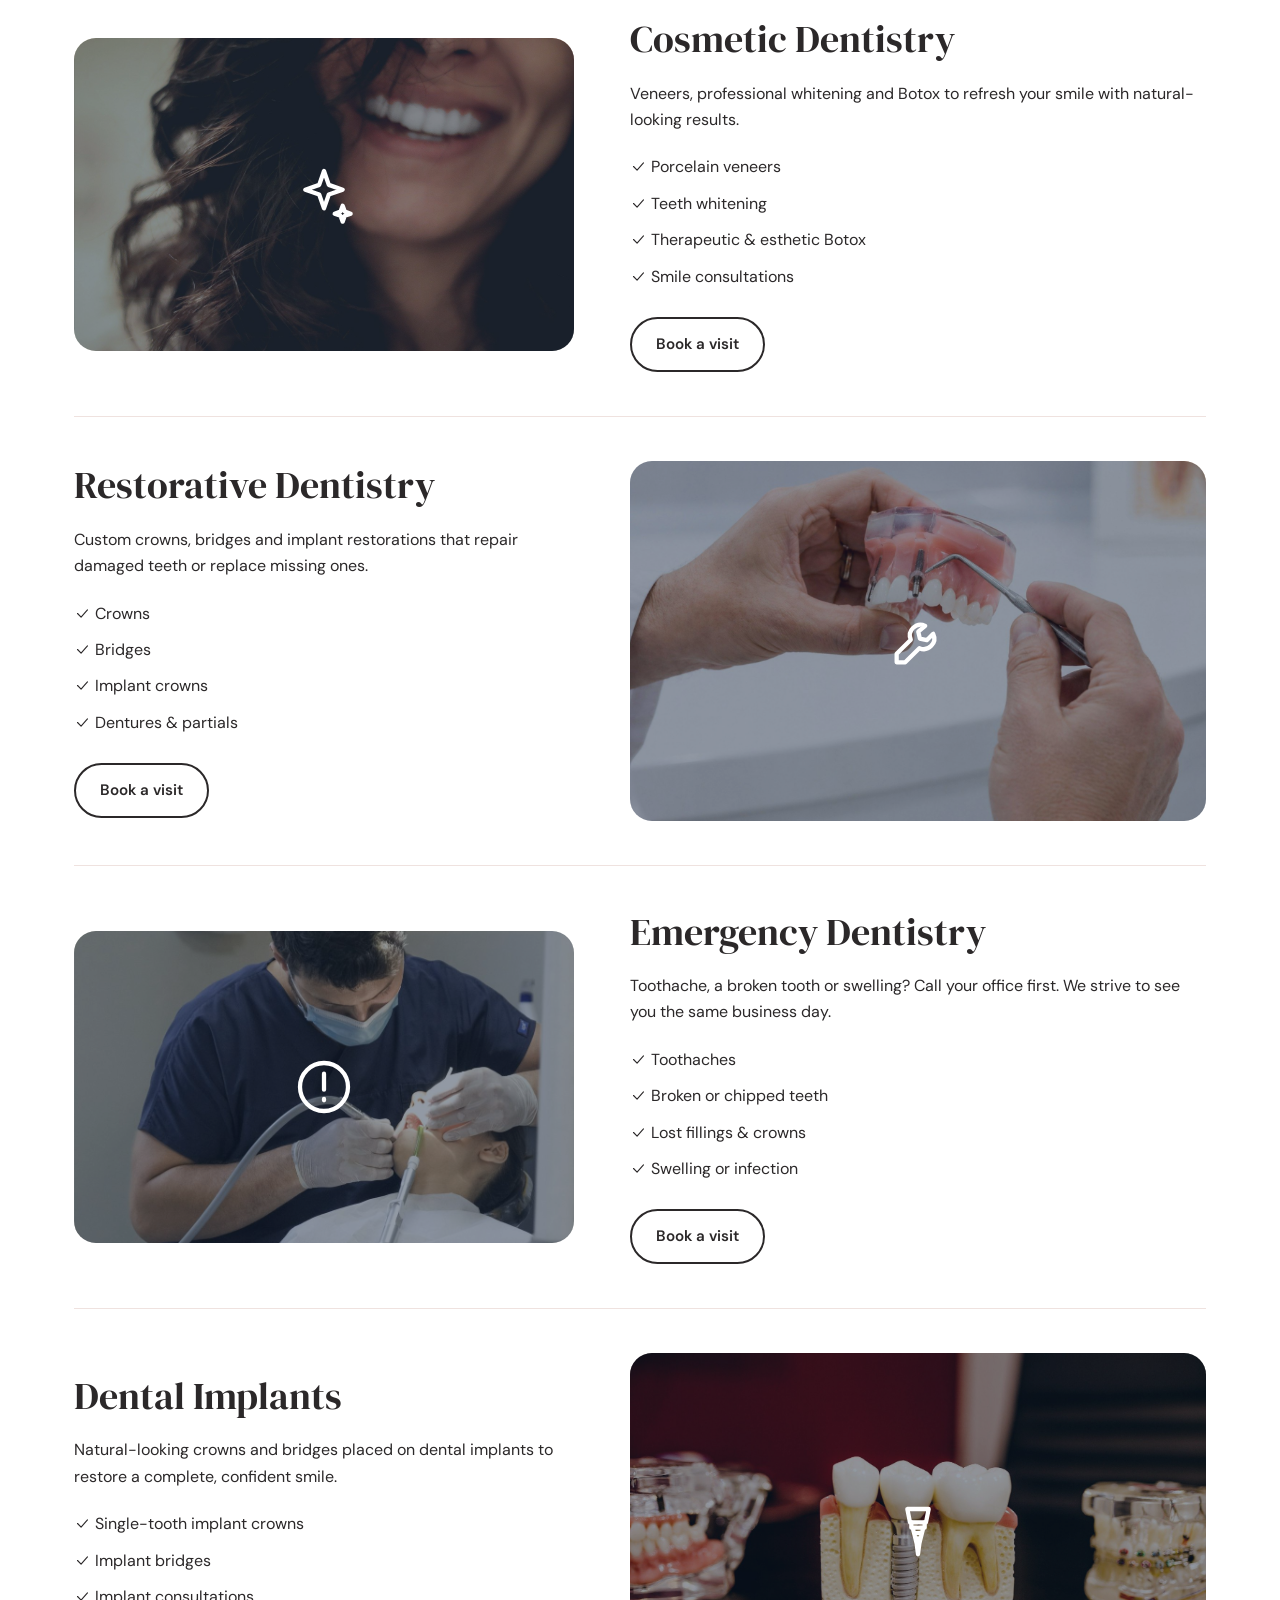
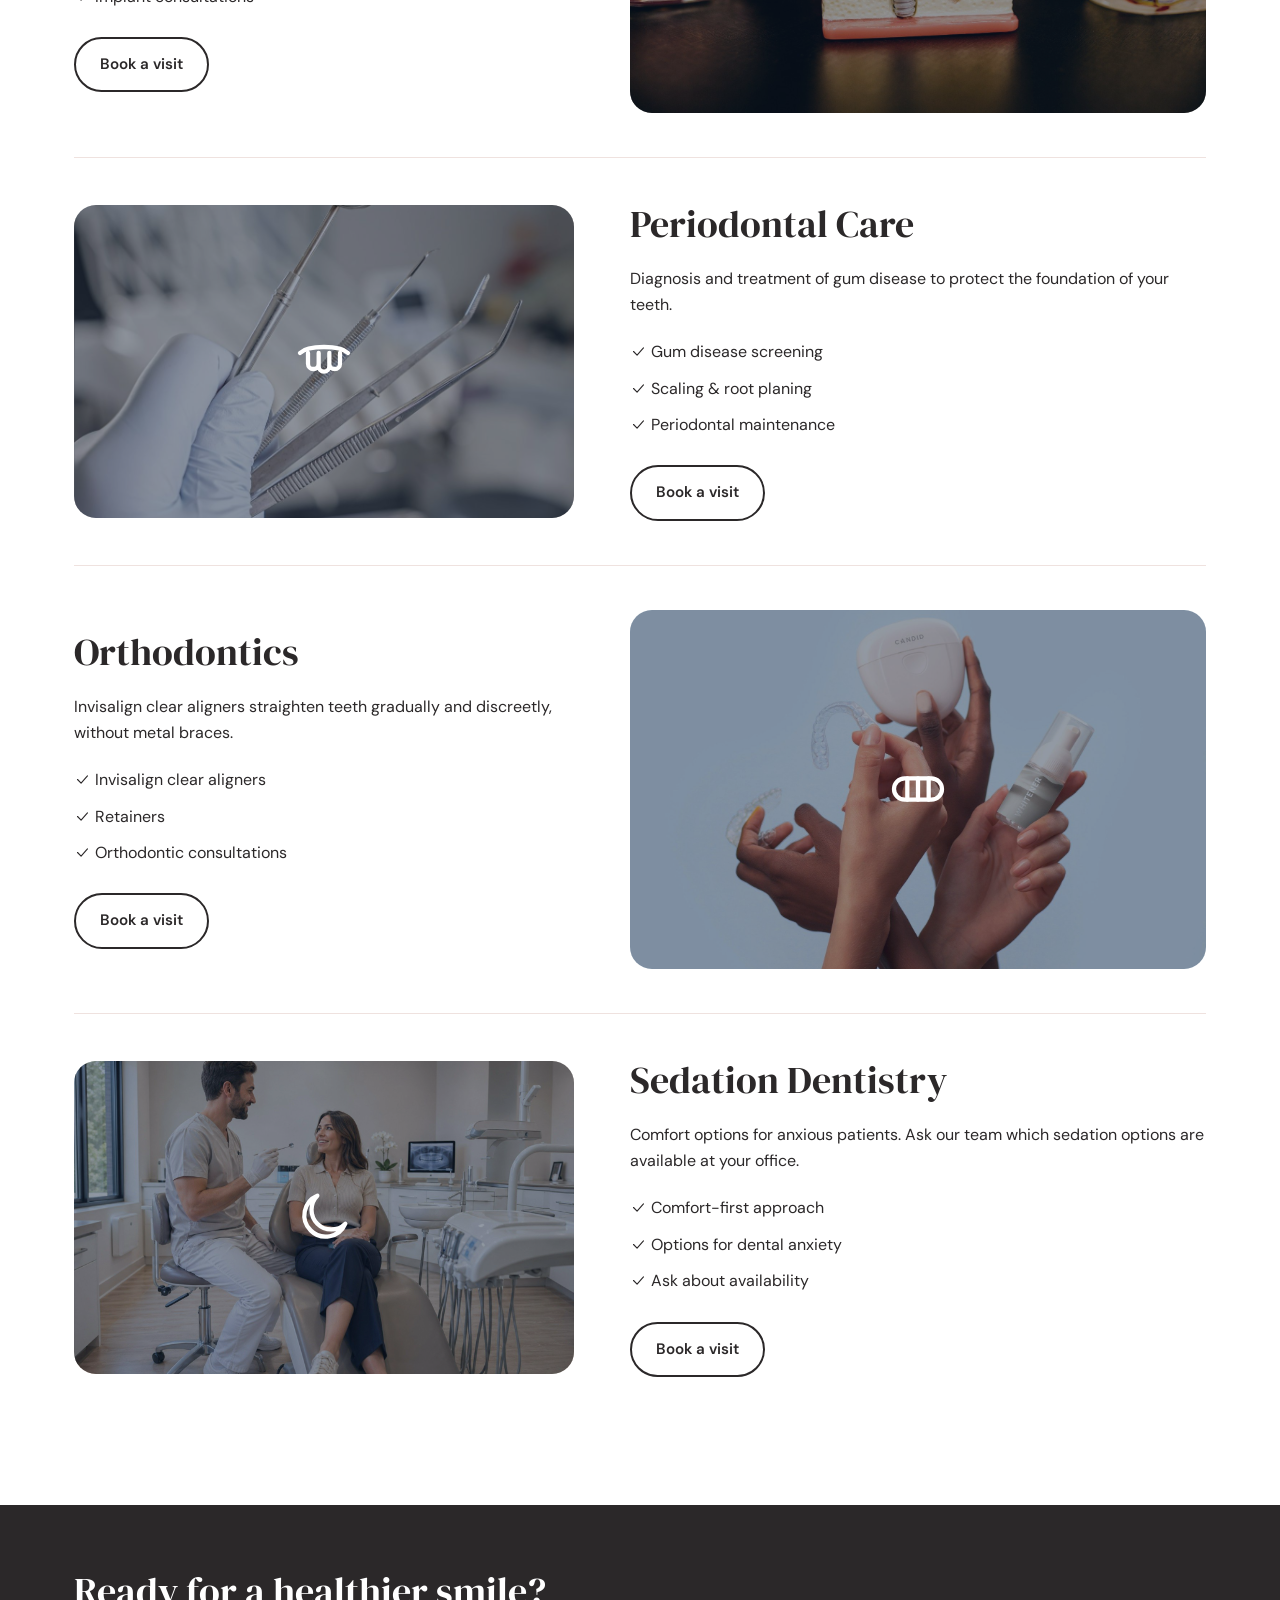
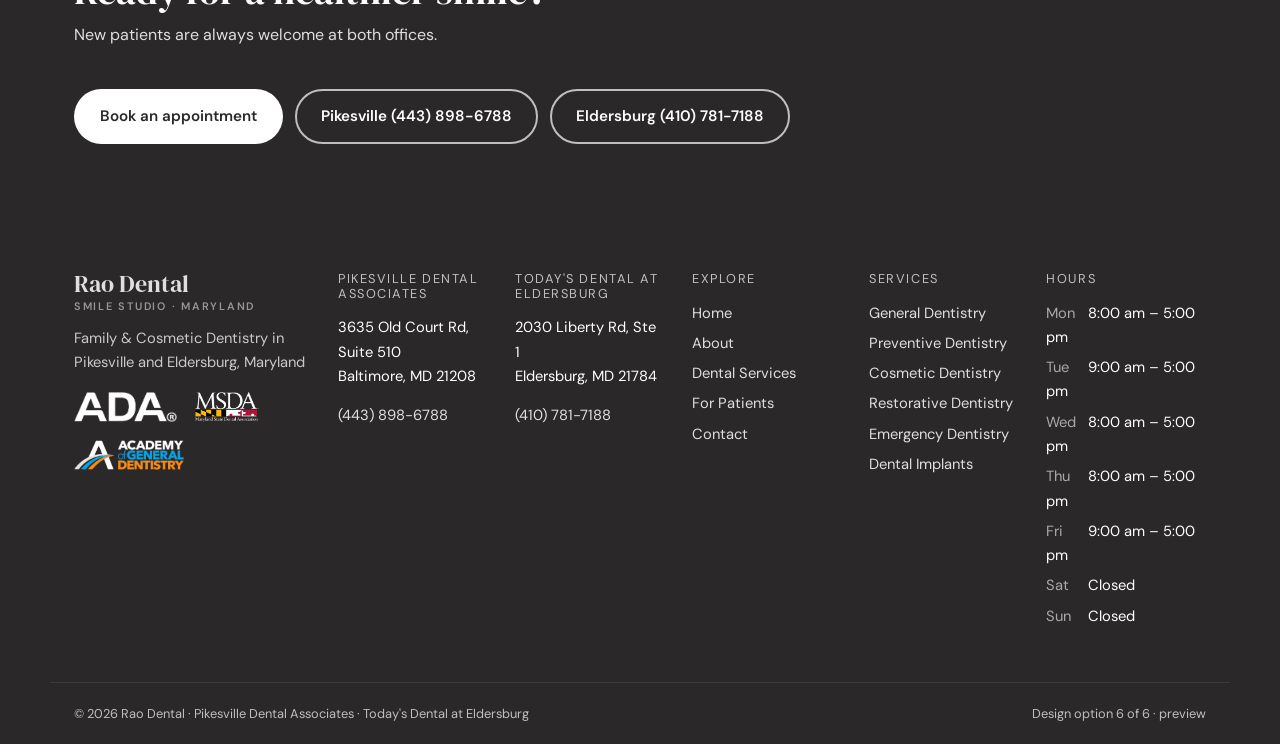
<file: services.html>
<!doctype html><html lang="en"><head><meta charset="utf-8"><meta name="viewport" content="width=device-width,initial-scale=1">
<title>Dental Services | Rao Dental</title><meta name="description" content="Family &amp; Cosmetic Dentistry in Pikesville and Eldersburg, Maryland"><meta name="robots" content="noindex">
<link rel="icon" href="img/rao-favicon.svg"><link rel="preconnect" href="https://fonts.googleapis.com"><link rel="preconnect" href="https://fonts.gstatic.com" crossorigin>
<link href="https://fonts.googleapis.com/css2?family=DM+Serif+Display:ital@0;1&family=DM+Sans:wght@400;500;700&display=swap" rel="stylesheet"><link rel="stylesheet" href="css/site.css"></head>
<body class="style-6"><div class="switcher"><span>Design option 6 of 6</span><span class="sw-links"><a href="https://dundysm.github.io/style-1/services.html">1</a><a href="https://dundysm.github.io/style-2/services.html">2</a><a href="https://dundysm.github.io/style-3/services.html">3</a><a href="https://dundysm.github.io/style-4/services.html">4</a><a href="https://dundysm.github.io/style-5/services.html">5</a><a href="https://dundysm.github.io/style-6/services.html" aria-current="true">6</a></span></div><a class="skip" href="#main">Skip to content</a><div class="util"><div class="wrap"><span>New patients welcome at both offices</span><span class="util-r"><a href="contact.html#appointment">Appointments</a><a href="patients.html#insurance">Insurance</a><a href="tel:+14438986788">Pikesville (443) 898-6788</a> · <a href="tel:+14107817188">Eldersburg (410) 781-7188</a></span></div></div><header class="site-header"><div class="wrap hdr"><a class="logo" href="index.html"><span>Rao Dental<small>Smile Studio · Maryland</small></span></a><input type="checkbox" id="nav-t" class="nav-t" aria-label="Menu"><label for="nav-t" class="burger"><svg class="ic" viewBox="0 0 24 24" fill="none" stroke="currentColor" stroke-width="1.6" stroke-linecap="round" stroke-linejoin="round" aria-hidden="true"><path d="M4 7h16M4 12h16M4 17h16"/></svg></label><nav aria-label="Main"><ul class="nav"><li><a href="index.html">Home</a></li><li class="has-sub"><a href="about.html">About</a><ul class="sub"><li><a href="about.html#practice">About Our Practice</a></li><li><a href="about.html#team">Meet Our Dentist &amp; Team</a></li><li><a href="about.html#office">Our Office</a></li><li><a href="about.html#technology">Dental Technology</a></li><li><a href="about.html#philosophy">Our Philosophy</a></li></ul></li><li class="has-sub"><a href="services.html" aria-current="page">Dental Services</a><ul class="sub"><li><a href="services.html#general">General Dentistry</a></li><li><a href="services.html#preventive">Preventive Dentistry</a></li><li><a href="services.html#cosmetic">Cosmetic Dentistry</a></li><li><a href="services.html#restorative">Restorative Dentistry</a></li><li><a href="services.html#emergency">Emergency Dentistry</a></li><li><a href="services.html#implants">Dental Implants</a></li><li><a href="services.html#periodontal">Periodontal Care</a></li><li><a href="services.html#orthodontics">Orthodontics</a></li><li><a href="services.html#sedation">Sedation Dentistry</a></li></ul></li><li class="has-sub"><a href="patients.html">For Patients</a><ul class="sub"><li><a href="patients.html#new-patients">New Patient Information</a></li><li><a href="patients.html#first-visit">Your First Visit</a></li><li><a href="patients.html#forms">Patient Forms</a></li><li><a href="patients.html#insurance">Insurance &amp; Financing</a></li><li><a href="patients.html#payment">Payment Options</a></li><li><a href="patients.html#faq">Patient FAQs</a></li><li><a href="patients.html#post-op">Post-Operative Instructions</a></li></ul></li><li class="has-sub"><a href="contact.html">Contact</a><ul class="sub"><li><a href="contact.html#info">Contact Information</a></li><li><a href="contact.html#hours">Office Hours</a></li><li><a href="contact.html#location">Location &amp; Directions</a></li><li><a href="contact.html#appointment">Request an Appointment</a></li></ul></li></ul></nav><div class="hdr-cta"><a class="btn btn-primary" href="contact.html#appointment">Book an Appointment</a></div></div></header><main id="main"><section class="phero"><div class="wrap"><nav class="crumbs wrap" aria-label="Breadcrumb"><a href="index.html">Home</a> <span>/</span> Dental Services</nav><h1>Dental Services</h1><p>Complete general, cosmetic and restorative care for every age.</p></div></section><section class="sec svc-list"><div class="wrap"><div class="jump"><a href="#general">General Dentistry</a><a href="#preventive">Preventive Dentistry</a><a href="#cosmetic">Cosmetic Dentistry</a><a href="#restorative">Restorative Dentistry</a><a href="#emergency">Emergency Dentistry</a><a href="#implants">Dental Implants</a><a href="#periodontal">Periodontal Care</a><a href="#orthodontics">Orthodontics</a><a href="#sedation">Sedation Dentistry</a></div><article class="svc-row" id="general"><div class="svc-row-media" style="background-image:url(img/svc-general.jpg)"><svg class="ic big" viewBox="0 0 24 24" fill="none" stroke="currentColor" stroke-width="1.6" stroke-linecap="round" stroke-linejoin="round" aria-hidden="true"><path d="M12 3c-2-1.4-6-1.6-7.2 1.6C3.6 8 6 12 6.6 15.5c.5 3 1 5.5 2.3 5.5 1.6 0 1.4-5 3.1-5s1.5 5 3.1 5c1.3 0 1.8-2.5 2.3-5.5C18 12 20.4 8 19.2 4.6 18 1.4 14 1.6 12 3z"/></svg></div><div class="svc-row-text"><h2>General Dentistry</h2><p>Comprehensive exams, fillings, crowns and root canal therapy that keep your natural teeth healthy and strong.</p><ul class="checks"><li><svg class="ic sm" viewBox="0 0 24 24" fill="none" stroke="currentColor" stroke-width="1.6" stroke-linecap="round" stroke-linejoin="round" aria-hidden="true"><path d="M5 12l5 5 9-10"/></svg> Comprehensive exams</li><li><svg class="ic sm" viewBox="0 0 24 24" fill="none" stroke="currentColor" stroke-width="1.6" stroke-linecap="round" stroke-linejoin="round" aria-hidden="true"><path d="M5 12l5 5 9-10"/></svg> Tooth-colored fillings</li><li><svg class="ic sm" viewBox="0 0 24 24" fill="none" stroke="currentColor" stroke-width="1.6" stroke-linecap="round" stroke-linejoin="round" aria-hidden="true"><path d="M5 12l5 5 9-10"/></svg> Crowns &amp; bridges</li><li><svg class="ic sm" viewBox="0 0 24 24" fill="none" stroke="currentColor" stroke-width="1.6" stroke-linecap="round" stroke-linejoin="round" aria-hidden="true"><path d="M5 12l5 5 9-10"/></svg> Root canal therapy</li></ul><a class="btn btn-ghost" href="contact.html#appointment">Book a visit</a></div></article><article class="svc-row rev" id="preventive"><div class="svc-row-media" style="background-image:url(img/svc-preventive.jpg)"><svg class="ic big" viewBox="0 0 24 24" fill="none" stroke="currentColor" stroke-width="1.6" stroke-linecap="round" stroke-linejoin="round" aria-hidden="true"><path d="M12 3l7 3v5c0 4.5-3 8.5-7 10-4-1.5-7-5.5-7-10V6l7-3z"/><path d="M9 12l2 2 4-4"/></svg></div><div class="svc-row-text"><h2>Preventive Dentistry</h2><p>Cleanings, checkups and early detection to keep small problems small, for children and adults.</p><ul class="checks"><li><svg class="ic sm" viewBox="0 0 24 24" fill="none" stroke="currentColor" stroke-width="1.6" stroke-linecap="round" stroke-linejoin="round" aria-hidden="true"><path d="M5 12l5 5 9-10"/></svg> Cleanings &amp; checkups</li><li><svg class="ic sm" viewBox="0 0 24 24" fill="none" stroke="currentColor" stroke-width="1.6" stroke-linecap="round" stroke-linejoin="round" aria-hidden="true"><path d="M5 12l5 5 9-10"/></svg> Children&#x27;s dentistry</li><li><svg class="ic sm" viewBox="0 0 24 24" fill="none" stroke="currentColor" stroke-width="1.6" stroke-linecap="round" stroke-linejoin="round" aria-hidden="true"><path d="M5 12l5 5 9-10"/></svg> Oral cancer screening</li><li><svg class="ic sm" viewBox="0 0 24 24" fill="none" stroke="currentColor" stroke-width="1.6" stroke-linecap="round" stroke-linejoin="round" aria-hidden="true"><path d="M5 12l5 5 9-10"/></svg> Home-care coaching</li></ul><a class="btn btn-ghost" href="contact.html#appointment">Book a visit</a></div></article><article class="svc-row" id="cosmetic"><div class="svc-row-media" style="background-image:url(img/svc-cosmetic.jpg)"><svg class="ic big" viewBox="0 0 24 24" fill="none" stroke="currentColor" stroke-width="1.6" stroke-linecap="round" stroke-linejoin="round" aria-hidden="true"><path d="M12 3l1.8 5.2L19 10l-5.2 1.8L12 17l-1.8-5.2L5 10l5.2-1.8L12 3z"/><path d="M19 16l.8 2.2L22 19l-2.2.8L19 22l-.8-2.2L16 19l2.2-.8z"/></svg></div><div class="svc-row-text"><h2>Cosmetic Dentistry</h2><p>Veneers, professional whitening and Botox to refresh your smile with natural-looking results.</p><ul class="checks"><li><svg class="ic sm" viewBox="0 0 24 24" fill="none" stroke="currentColor" stroke-width="1.6" stroke-linecap="round" stroke-linejoin="round" aria-hidden="true"><path d="M5 12l5 5 9-10"/></svg> Porcelain veneers</li><li><svg class="ic sm" viewBox="0 0 24 24" fill="none" stroke="currentColor" stroke-width="1.6" stroke-linecap="round" stroke-linejoin="round" aria-hidden="true"><path d="M5 12l5 5 9-10"/></svg> Teeth whitening</li><li><svg class="ic sm" viewBox="0 0 24 24" fill="none" stroke="currentColor" stroke-width="1.6" stroke-linecap="round" stroke-linejoin="round" aria-hidden="true"><path d="M5 12l5 5 9-10"/></svg> Therapeutic &amp; esthetic Botox</li><li><svg class="ic sm" viewBox="0 0 24 24" fill="none" stroke="currentColor" stroke-width="1.6" stroke-linecap="round" stroke-linejoin="round" aria-hidden="true"><path d="M5 12l5 5 9-10"/></svg> Smile consultations</li></ul><a class="btn btn-ghost" href="contact.html#appointment">Book a visit</a></div></article><article class="svc-row rev" id="restorative"><div class="svc-row-media" style="background-image:url(img/svc-restorative.jpg)"><svg class="ic big" viewBox="0 0 24 24" fill="none" stroke="currentColor" stroke-width="1.6" stroke-linecap="round" stroke-linejoin="round" aria-hidden="true"><path d="M14.7 6.3a4 4 0 0 0-5.4 5.2L4 16.8V20h3.2l5.3-5.3a4 4 0 0 0 5.2-5.4l-2.4 2.4-2.6-.6-.6-2.6 2.6-2.2z"/></svg></div><div class="svc-row-text"><h2>Restorative Dentistry</h2><p>Custom crowns, bridges and implant restorations that repair damaged teeth or replace missing ones.</p><ul class="checks"><li><svg class="ic sm" viewBox="0 0 24 24" fill="none" stroke="currentColor" stroke-width="1.6" stroke-linecap="round" stroke-linejoin="round" aria-hidden="true"><path d="M5 12l5 5 9-10"/></svg> Crowns</li><li><svg class="ic sm" viewBox="0 0 24 24" fill="none" stroke="currentColor" stroke-width="1.6" stroke-linecap="round" stroke-linejoin="round" aria-hidden="true"><path d="M5 12l5 5 9-10"/></svg> Bridges</li><li><svg class="ic sm" viewBox="0 0 24 24" fill="none" stroke="currentColor" stroke-width="1.6" stroke-linecap="round" stroke-linejoin="round" aria-hidden="true"><path d="M5 12l5 5 9-10"/></svg> Implant crowns</li><li><svg class="ic sm" viewBox="0 0 24 24" fill="none" stroke="currentColor" stroke-width="1.6" stroke-linecap="round" stroke-linejoin="round" aria-hidden="true"><path d="M5 12l5 5 9-10"/></svg> Dentures &amp; partials</li></ul><a class="btn btn-ghost" href="contact.html#appointment">Book a visit</a></div></article><article class="svc-row" id="emergency"><div class="svc-row-media" style="background-image:url(img/svc-emergency.jpg)"><svg class="ic big" viewBox="0 0 24 24" fill="none" stroke="currentColor" stroke-width="1.6" stroke-linecap="round" stroke-linejoin="round" aria-hidden="true"><circle cx="12" cy="12" r="9"/><path d="M12 7v6M12 16.5v.5"/></svg></div><div class="svc-row-text"><h2>Emergency Dentistry</h2><p>Toothache, a broken tooth or swelling? Call your office first. We strive to see you the same business day.</p><ul class="checks"><li><svg class="ic sm" viewBox="0 0 24 24" fill="none" stroke="currentColor" stroke-width="1.6" stroke-linecap="round" stroke-linejoin="round" aria-hidden="true"><path d="M5 12l5 5 9-10"/></svg> Toothaches</li><li><svg class="ic sm" viewBox="0 0 24 24" fill="none" stroke="currentColor" stroke-width="1.6" stroke-linecap="round" stroke-linejoin="round" aria-hidden="true"><path d="M5 12l5 5 9-10"/></svg> Broken or chipped teeth</li><li><svg class="ic sm" viewBox="0 0 24 24" fill="none" stroke="currentColor" stroke-width="1.6" stroke-linecap="round" stroke-linejoin="round" aria-hidden="true"><path d="M5 12l5 5 9-10"/></svg> Lost fillings &amp; crowns</li><li><svg class="ic sm" viewBox="0 0 24 24" fill="none" stroke="currentColor" stroke-width="1.6" stroke-linecap="round" stroke-linejoin="round" aria-hidden="true"><path d="M5 12l5 5 9-10"/></svg> Swelling or infection</li></ul><a class="btn btn-ghost" href="contact.html#appointment">Book a visit</a></div></article><article class="svc-row rev" id="implants"><div class="svc-row-media" style="background-image:url(img/svc-implants.jpg)"><svg class="ic big" viewBox="0 0 24 24" fill="none" stroke="currentColor" stroke-width="1.6" stroke-linecap="round" stroke-linejoin="round" aria-hidden="true"><path d="M8 3h8l-1 5H9L8 3z"/><path d="M9.5 8v2h5V8M10 10l.5 2h3l.5-2M10.5 12l.5 2h2l.5-2M11 14l.5 2h1l.5-2M11.5 16l.5 4 .5-4"/></svg></div><div class="svc-row-text"><h2>Dental Implants</h2><p>Natural-looking crowns and bridges placed on dental implants to restore a complete, confident smile.</p><ul class="checks"><li><svg class="ic sm" viewBox="0 0 24 24" fill="none" stroke="currentColor" stroke-width="1.6" stroke-linecap="round" stroke-linejoin="round" aria-hidden="true"><path d="M5 12l5 5 9-10"/></svg> Single-tooth implant crowns</li><li><svg class="ic sm" viewBox="0 0 24 24" fill="none" stroke="currentColor" stroke-width="1.6" stroke-linecap="round" stroke-linejoin="round" aria-hidden="true"><path d="M5 12l5 5 9-10"/></svg> Implant bridges</li><li><svg class="ic sm" viewBox="0 0 24 24" fill="none" stroke="currentColor" stroke-width="1.6" stroke-linecap="round" stroke-linejoin="round" aria-hidden="true"><path d="M5 12l5 5 9-10"/></svg> Implant consultations</li></ul><a class="btn btn-ghost" href="contact.html#appointment">Book a visit</a></div></article><article class="svc-row" id="periodontal"><div class="svc-row-media" style="background-image:url(img/svc-periodontal.jpg)"><svg class="ic big" viewBox="0 0 24 24" fill="none" stroke="currentColor" stroke-width="1.6" stroke-linecap="round" stroke-linejoin="round" aria-hidden="true"><path d="M3 9c3-3 15-3 18 0"/><path d="M6 9v4a2 2 0 0 0 4 0V9M10 9v5a2 2 0 0 0 4 0V9M14 9v4a2 2 0 0 0 4 0V9"/></svg></div><div class="svc-row-text"><h2>Periodontal Care</h2><p>Diagnosis and treatment of gum disease to protect the foundation of your teeth.</p><ul class="checks"><li><svg class="ic sm" viewBox="0 0 24 24" fill="none" stroke="currentColor" stroke-width="1.6" stroke-linecap="round" stroke-linejoin="round" aria-hidden="true"><path d="M5 12l5 5 9-10"/></svg> Gum disease screening</li><li><svg class="ic sm" viewBox="0 0 24 24" fill="none" stroke="currentColor" stroke-width="1.6" stroke-linecap="round" stroke-linejoin="round" aria-hidden="true"><path d="M5 12l5 5 9-10"/></svg> Scaling &amp; root planing</li><li><svg class="ic sm" viewBox="0 0 24 24" fill="none" stroke="currentColor" stroke-width="1.6" stroke-linecap="round" stroke-linejoin="round" aria-hidden="true"><path d="M5 12l5 5 9-10"/></svg> Periodontal maintenance</li></ul><a class="btn btn-ghost" href="contact.html#appointment">Book a visit</a></div></article><article class="svc-row rev" id="orthodontics"><div class="svc-row-media" style="background-image:url(img/svc-orthodontics.jpg)"><svg class="ic big" viewBox="0 0 24 24" fill="none" stroke="currentColor" stroke-width="1.6" stroke-linecap="round" stroke-linejoin="round" aria-hidden="true"><rect x="3" y="8" width="18" height="8" rx="4"/><path d="M8 8v8M12 8v8M16 8v8"/></svg></div><div class="svc-row-text"><h2>Orthodontics</h2><p>Invisalign clear aligners straighten teeth gradually and discreetly, without metal braces.</p><ul class="checks"><li><svg class="ic sm" viewBox="0 0 24 24" fill="none" stroke="currentColor" stroke-width="1.6" stroke-linecap="round" stroke-linejoin="round" aria-hidden="true"><path d="M5 12l5 5 9-10"/></svg> Invisalign clear aligners</li><li><svg class="ic sm" viewBox="0 0 24 24" fill="none" stroke="currentColor" stroke-width="1.6" stroke-linecap="round" stroke-linejoin="round" aria-hidden="true"><path d="M5 12l5 5 9-10"/></svg> Retainers</li><li><svg class="ic sm" viewBox="0 0 24 24" fill="none" stroke="currentColor" stroke-width="1.6" stroke-linecap="round" stroke-linejoin="round" aria-hidden="true"><path d="M5 12l5 5 9-10"/></svg> Orthodontic consultations</li></ul><a class="btn btn-ghost" href="contact.html#appointment">Book a visit</a></div></article><article class="svc-row" id="sedation"><div class="svc-row-media" style="background-image:url(img/svc-sedation.jpg)"><svg class="ic big" viewBox="0 0 24 24" fill="none" stroke="currentColor" stroke-width="1.6" stroke-linecap="round" stroke-linejoin="round" aria-hidden="true"><path d="M20 14.5A8 8 0 1 1 9.5 4a6.5 6.5 0 0 0 10.5 10.5z"/></svg></div><div class="svc-row-text"><h2>Sedation Dentistry</h2><p>Comfort options for anxious patients. Ask our team which sedation options are available at your office.</p><ul class="checks"><li><svg class="ic sm" viewBox="0 0 24 24" fill="none" stroke="currentColor" stroke-width="1.6" stroke-linecap="round" stroke-linejoin="round" aria-hidden="true"><path d="M5 12l5 5 9-10"/></svg> Comfort-first approach</li><li><svg class="ic sm" viewBox="0 0 24 24" fill="none" stroke="currentColor" stroke-width="1.6" stroke-linecap="round" stroke-linejoin="round" aria-hidden="true"><path d="M5 12l5 5 9-10"/></svg> Options for dental anxiety</li><li><svg class="ic sm" viewBox="0 0 24 24" fill="none" stroke="currentColor" stroke-width="1.6" stroke-linecap="round" stroke-linejoin="round" aria-hidden="true"><path d="M5 12l5 5 9-10"/></svg> Ask about availability</li></ul><a class="btn btn-ghost" href="contact.html#appointment">Book a visit</a></div></article></div></section><section class="cta-band"><div class="wrap"><div><h2>Ready for a healthier smile?</h2><p>New patients are always welcome at both offices.</p></div><div class="btn-row"><a class="btn btn-light" href="contact.html#appointment">Book an appointment</a><a class="btn btn-outline-light" href="tel:+14438986788">Pikesville (443) 898-6788</a><a class="btn btn-outline-light" href="tel:+14107817188">Eldersburg (410) 781-7188</a></div></div></section></main><footer class="site-footer"><div class="wrap fgrid"><div class="fbrand"><a class="logo" href="index.html"><span>Rao Dental<small>Smile Studio · Maryland</small></span></a><p>Family &amp; Cosmetic Dentistry in Pikesville and Eldersburg, Maryland</p><div class="badges"><img src="img/assoc-ada-white.png" alt="ADA member" loading="lazy"><img src="img/assoc-msda-white.png" alt="MSDA member" loading="lazy"><img src="img/assoc-agd-white.png" alt="AGD member" loading="lazy"></div></div><div><h4>Pikesville Dental Associates</h4><p>3635 Old Court Rd, Suite 510<br>Baltimore, MD 21208</p><p><a href="tel:+14438986788">(443) 898-6788</a></p></div><div><h4>Today&#x27;s Dental at Eldersburg</h4><p>2030 Liberty Rd, Ste 1<br>Eldersburg, MD 21784</p><p><a href="tel:+14107817188">(410) 781-7188</a></p></div><div><h4>Explore</h4><ul><li><a href="index.html">Home</a></li><li><a href="about.html">About</a></li><li><a href="services.html">Dental Services</a></li><li><a href="patients.html">For Patients</a></li><li><a href="contact.html">Contact</a></li></ul></div><div><h4>Services</h4><ul><li><a href="services.html#general">General Dentistry</a></li><li><a href="services.html#preventive">Preventive Dentistry</a></li><li><a href="services.html#cosmetic">Cosmetic Dentistry</a></li><li><a href="services.html#restorative">Restorative Dentistry</a></li><li><a href="services.html#emergency">Emergency Dentistry</a></li><li><a href="services.html#implants">Dental Implants</a></li></ul></div><div><h4>Hours</h4><ul class="fh"><li><span>Mon</span> 8:00 am – 5:00 pm</li><li><span>Tue</span> 9:00 am – 5:00 pm</li><li><span>Wed</span> 8:00 am – 5:00 pm</li><li><span>Thu</span> 8:00 am – 5:00 pm</li><li><span>Fri</span> 9:00 am – 5:00 pm</li><li><span>Sat</span> Closed</li><li><span>Sun</span> Closed</li></ul></div></div><div class="wrap fbot"><span>© 2026 Rao Dental · Pikesville Dental Associates · Today's Dental at Eldersburg</span><span>Design option 6 of 6 · preview</span></div></footer><div class="sticky-bar"><a href="tel:+14438986788"><svg class="ic sm" viewBox="0 0 24 24" fill="none" stroke="currentColor" stroke-width="1.6" stroke-linecap="round" stroke-linejoin="round" aria-hidden="true"><path d="M5 4h4l2 5-2.5 1.5a11 11 0 0 0 5 5L15 13l5 2v4a2 2 0 0 1-2 2A16 16 0 0 1 3 6a2 2 0 0 1 2-2z"/></svg> Call</a><a class="primary" href="contact.html#appointment"><svg class="ic sm" viewBox="0 0 24 24" fill="none" stroke="currentColor" stroke-width="1.6" stroke-linecap="round" stroke-linejoin="round" aria-hidden="true"><rect x="3" y="5" width="18" height="16" rx="2"/><path d="M3 10h18M8 3v4M16 3v4"/></svg> Book</a></div></body></html>
</file>
<file: css/site.css>
/* Rao Dental design options: shared base. Themes set the variables below. */
:root{--bg:#fff;--bg2:#f5f6f8;--ink:#1d2430;--muted:#5b6574;--line:#e3e6ea;--pri:#1f4e79;--pri-ink:#fff;--acc:#c8a24a;--dark:#14243a;--dark-ink:#fff;
--radius:10px;--btn-radius:6px;--shadow:0 6px 24px rgba(20,30,50,.08);--head:Georgia,serif;--body:system-ui,sans-serif;--wrap:1180px;--hw:600}
*{box-sizing:border-box}html{scroll-behavior:smooth;scroll-padding-top:110px}
body{margin:0;background:var(--bg);color:var(--ink);font:16px/1.65 var(--body);-webkit-font-smoothing:antialiased}
img{max-width:100%;display:block}a{color:var(--pri)}
h1,h2,h3,h4{font-family:var(--head);font-weight:var(--hw);line-height:1.15;margin:0 0 .5em;color:inherit}
h1{font-size:clamp(2.1rem,4.6vw,3.6rem)}h2{font-size:clamp(1.6rem,3vw,2.4rem)}h3{font-size:1.2rem}
p{margin:0 0 1em}.wrap{max-width:var(--wrap);margin:0 auto;padding:0 24px}
.skip{position:absolute;left:-999px}.skip:focus{left:12px;top:12px;background:#fff;padding:8px 12px;z-index:99}
.ic{width:24px;height:24px;flex:none}.ic.sm{width:17px;height:17px;vertical-align:-3px}.ic.big{width:44px;height:44px}
.eyebrow{text-transform:uppercase;letter-spacing:.14em;font-size:.75rem;font-weight:700;color:var(--acc);margin-bottom:.7em}
.lead{font-size:1.15rem;color:var(--muted)}.muted{color:var(--muted)}.fine{font-size:.85rem;color:var(--muted)}
.center{text-align:center}.mt{margin-top:32px}.mt-l{margin-top:56px}
/* buttons */
.btn{display:inline-flex;align-items:center;gap:8px;padding:13px 24px;border-radius:var(--btn-radius);font-weight:600;font-size:.95rem;text-decoration:none;border:2px solid transparent;transition:.2s;cursor:pointer;font-family:var(--body)}
.btn-primary{background:var(--pri);color:var(--pri-ink)}.btn-primary:hover{filter:brightness(1.1);transform:translateY(-1px)}
.btn-ghost{border-color:currentColor;color:var(--pri);background:transparent}.btn-ghost:hover{background:var(--pri);color:var(--pri-ink);border-color:var(--pri)}
.btn-light{background:#fff;color:var(--dark)}.btn-outline-light{border-color:rgba(255,255,255,.7);color:#fff}.btn-outline-light:hover{background:#fff;color:var(--dark)}
.btn-row{display:flex;flex-wrap:wrap;gap:12px;margin-top:8px}.btn-row.center{justify-content:center}
/* utility + header */
.util{background:var(--dark);color:var(--dark-ink);font-size:.85rem}.util .wrap{display:flex;justify-content:space-between;gap:16px;padding-top:8px;padding-bottom:8px;flex-wrap:wrap}
.util a{color:inherit;text-decoration:none;margin-left:16px}.util a:hover{text-decoration:underline}.util-r{display:flex;flex-wrap:wrap;align-items:center}
.site-header{background:var(--bg);border-bottom:1px solid var(--line);position:sticky;top:0;z-index:50}
.hdr{display:flex;align-items:center;gap:24px;min-height:78px}
.logo{display:flex;align-items:center;gap:10px;text-decoration:none;color:var(--ink);font-family:var(--head);font-size:1.5rem;font-weight:var(--hw);line-height:1}
.logo small{display:block;font-family:var(--body);font-size:.68rem;letter-spacing:.16em;text-transform:uppercase;color:var(--muted);margin-top:5px;font-weight:600}
.logo-mark{width:34px;height:34px}
nav{margin-left:auto}.nav{list-style:none;margin:0;padding:0;display:flex;gap:4px}
.nav>li{position:relative}.nav>li>a{display:block;padding:10px 12px;text-decoration:none;color:var(--ink);font-weight:600;font-size:.93rem;border-radius:6px}
.nav>li>a:hover,.nav>li>a[aria-current]{color:var(--pri)}
.sub{list-style:none;margin:0;padding:8px;position:absolute;left:0;top:100%;min-width:250px;background:#fff;border:1px solid var(--line);border-radius:10px;box-shadow:var(--shadow);opacity:0;visibility:hidden;transform:translateY(6px);transition:.18s}
.has-sub:hover .sub,.has-sub:focus-within .sub{opacity:1;visibility:visible;transform:none}
.sub a{display:block;padding:8px 12px;color:var(--ink);text-decoration:none;font-size:.9rem;border-radius:6px}.sub a:hover{background:var(--bg2);color:var(--pri)}
.nav-t{display:none}.burger{display:none;cursor:pointer;color:var(--ink);margin-left:auto}
/* sections */
.sec{padding:84px 0}.sec.alt{background:var(--bg2)}.sec.narrow .wrap{max-width:860px}
.sec-head{max-width:720px;margin-bottom:44px}.sec-head.center{margin-left:auto;margin-right:auto;text-align:center}
.grid{display:grid;gap:24px}.g2{grid-template-columns:repeat(2,1fr)}.g3{grid-template-columns:repeat(3,1fr)}.g4{grid-template-columns:repeat(4,1fr)}.tight{gap:14px 18px}
.card{background:var(--bg);border:1px solid var(--line);border-radius:var(--radius);overflow:hidden;color:inherit;text-decoration:none;display:block}
.card-body{padding:28px}.card h3{margin-bottom:.4em}.card p{color:var(--muted)}
a.card{transition:.2s}a.card:hover{transform:translateY(-3px);box-shadow:var(--shadow)}
.svc .more{font-weight:700;color:var(--pri);font-size:.9rem}.svc-ic{width:40px;height:40px;color:var(--pri);margin-bottom:14px}
.svc .num{display:block;font-family:var(--head);color:var(--acc);font-size:1.1rem;margin-bottom:6px}
.svc-img{aspect-ratio:16/10;background-size:cover;background-position:center}
/* hero */
.hero{position:relative}
.hero-photo{background-size:cover;background-position:center;color:#fff;padding:150px 0 130px}
.hero-photo::before{content:"";position:absolute;inset:0;background:var(--hero-tint,rgba(10,20,40,.55))}.hero-photo .wrap{position:relative}
.hero-photo.center{text-align:center}.hero-photo.center .lead{max-width:680px;margin:0 auto 20px;color:rgba(255,255,255,.9)}.hero-photo.center .btn-row{justify-content:center}
.hero-photo .eyebrow{color:var(--hero-eyebrow,#fff)}.hero-photo h1{max-width:820px}.hero-photo.center h1{margin:0 auto .4em}
.hero-box{max-width:620px}.hero-photo.left .lead{color:rgba(255,255,255,.88)}
.hero-split{padding:72px 0}.hero-img{position:relative}.hero-img img{border-radius:calc(var(--radius) * 1.6);aspect-ratio:4/3.4;object-fit:cover;width:100%}
.float-card{position:absolute;left:-18px;bottom:26px;background:var(--bg);color:var(--ink);padding:14px 18px;border-radius:12px;box-shadow:var(--shadow);display:flex;align-items:center;gap:8px}
.chips{list-style:none;padding:0;margin:26px 0 0;display:flex;flex-wrap:wrap;gap:10px 20px;font-size:.92rem;font-weight:600}.chips .ic{color:var(--pri)}
.hero-text{padding:70px 0 0}.hero-text .lead{max-width:720px}.hero-band{height:380px;background-size:cover;background-position:center 20%;margin-top:56px}
.hero-tc{padding:110px 0 100px;text-align:center}.hero-tc .lead{max-width:700px;margin:0 auto 26px}.hero-tc h1{max-width:900px;margin:0 auto .4em}
/* split */
.split{display:grid;grid-template-columns:1fr 1fr;gap:64px;align-items:center}.split.rev .split-media{order:2}
.split-media img{width:100%;border-radius:var(--radius);aspect-ratio:4/3;object-fit:cover}.split-media.portrait img{aspect-ratio:4/5;max-width:440px;margin:0 auto;object-position:top}
.facts{list-style:none;padding:0;margin:20px 0 26px;display:grid;grid-template-columns:1fr 1fr;gap:14px 24px}
.facts li{border-top:1px solid var(--line);padding-top:10px}.facts span{display:block;font-size:.75rem;text-transform:uppercase;letter-spacing:.1em;color:var(--muted)}
.tick{margin:.5em 0}.tick .ic{color:var(--pri)}
/* blocks */
.why-item{padding:6px}.why-ic,.tech-ic{width:38px;height:38px;color:var(--pri);margin-bottom:12px}.why-item p,.tech-item p{color:var(--muted)}
.quote{padding:30px;display:flex;flex-direction:column}.quote blockquote{margin:12px 0 18px;font-family:var(--head);font-size:1.15rem;line-height:1.5;flex:1}
.quote figcaption span{display:block;font-size:.85rem;color:var(--muted)}.stars{display:flex;gap:2px;color:var(--acc)}.st{width:18px;height:18px;fill:currentColor}
.rating-note{text-align:center;margin-top:28px;color:var(--muted)}.rating-note .st{color:var(--acc);vertical-align:-3px}
.ins{display:grid;grid-template-columns:1.3fr 1fr;gap:48px;align-items:center;background:var(--bg2);border-radius:calc(var(--radius) * 1.4);padding:48px}
.sec.alt .ins{background:var(--bg)}
.ins-list{list-style:none;padding:0;margin:0}.ins-list li{padding:12px 0;border-bottom:1px solid var(--line);font-weight:600}.ins-list .ic{color:var(--pri)}
.faq details{border-bottom:1px solid var(--line);padding:4px 0}.faq summary{cursor:pointer;list-style:none;padding:18px 40px 18px 0;font-weight:700;font-size:1.05rem;position:relative}
.faq summary::-webkit-details-marker{display:none}.faq p{color:var(--muted);padding-right:40px}
.plus{position:absolute;right:6px;top:50%;width:16px;height:16px;transform:translateY(-50%)}.plus::before,.plus::after{content:"";position:absolute;background:var(--pri);left:0;top:7px;width:16px;height:2px;transition:.2s}
.plus::after{transform:rotate(90deg)}details[open] .plus::after{transform:rotate(0)}
.hours{width:100%;border-collapse:collapse;margin:8px 0 12px}.hours th,.hours td{text-align:left;padding:8px 0;border-bottom:1px solid var(--line);font-weight:500}.hours td{text-align:right;color:var(--muted)}
.office p{margin:.45em 0;color:var(--ink)}.office .ic{color:var(--pri)}.office .btn-row{margin-top:18px}
.map{width:100%;height:240px;border:0;display:block;filter:grayscale(.2)}.map.tall{height:340px;border-radius:var(--radius);margin:6px 0 14px}
.steps{list-style:none;padding:0;margin:0;display:grid;grid-template-columns:repeat(3,1fr);gap:28px}
.step{display:inline-grid;place-items:center;width:44px;height:44px;border-radius:50%;background:var(--pri);color:var(--pri-ink);font-weight:700;margin-bottom:14px}
.steps p{color:var(--muted)}
.cta-band{background:var(--dark);color:var(--dark-ink);padding:64px 0}.cta-band .wrap{display:flex;justify-content:space-between;align-items:center;gap:32px;flex-wrap:wrap}
.cta-band p{opacity:.85;margin:0}.cta-band h2{margin-bottom:.25em}
.badges{display:flex;gap:28px;align-items:center;flex-wrap:wrap}.badges img{height:40px;width:auto}
.trust{background:var(--dark);padding:26px 0}.trust .badges{justify-content:center;gap:56px}.trust img{height:48px}
.quick{background:var(--bg2);border-bottom:1px solid var(--line)}.quick .grid{gap:0}
.q{display:flex;gap:14px;align-items:center;padding:26px 20px;text-decoration:none;color:var(--ink);border-right:1px solid var(--line)}.q:last-child{border-right:0}
.q .ic{color:var(--pri);width:30px;height:30px}.q small{display:block;color:var(--muted);font-size:.85rem}.q:hover strong{color:var(--pri)}
.notice{background:var(--acc-soft,#fff6e0);border-top:1px solid var(--line);border-bottom:1px solid var(--line)}
.notice .wrap{display:flex;gap:14px;align-items:center;padding-top:18px;padding-bottom:18px}.notice p{margin:0}.notice a{font-weight:700}.notice .ic{color:var(--acc)}
.intro{max-width:760px;margin:0 auto;text-align:center;font-size:1.1rem}.intro p{color:var(--muted)}
.gallery{display:grid;grid-template-columns:repeat(3,1fr);gap:12px}.gallery img{aspect-ratio:1;object-fit:cover;border-radius:var(--radius)}
/* inner pages */
.phero{background:var(--bg2);padding:64px 0 56px;border-bottom:1px solid var(--line)}.phero p{font-size:1.15rem;color:var(--muted);max-width:680px;margin:0}
.crumbs{padding:0!important;margin-bottom:18px;font-size:.85rem;color:var(--muted)}.crumbs a{color:var(--muted)}.crumbs span{margin:0 6px}
.team .member img,.avatar{aspect-ratio:1;width:100%;object-fit:cover;object-position:top}
.avatar{display:grid;place-items:center;background:var(--bg2);color:var(--pri);font-family:var(--head);font-size:3.4rem}
.big-quote{font-family:var(--head);font-size:clamp(1.4rem,2.6vw,2rem);max-width:860px;margin:0 auto 56px;text-align:center;line-height:1.4}
.promises{text-align:center}
.jump{display:flex;flex-wrap:wrap;gap:10px;margin-bottom:56px}.jump a{padding:9px 16px;border:1px solid var(--line);border-radius:999px;text-decoration:none;color:var(--ink);font-size:.9rem;font-weight:600}.jump a:hover{border-color:var(--pri);color:var(--pri)}
.svc-row{display:grid;grid-template-columns:1fr 1.15fr;gap:56px;align-items:center;padding:44px 0;border-top:1px solid var(--line)}.svc-row.rev .svc-row-media{order:2}
.svc-row-media{aspect-ratio:16/10;border-radius:var(--radius);background-size:cover;background-position:center;position:relative;display:grid;place-items:center;overflow:hidden}
.svc-row-media::before{content:"";position:absolute;inset:0;background:var(--svc-tint,rgba(15,30,55,.45))}.svc-row-media .ic{position:relative;color:#fff;width:64px;height:64px}
.checks{list-style:none;padding:0;margin:14px 0 22px}.checks li{padding:5px 0}.checks .ic{color:var(--pri)}.checks.cols{columns:2;gap:32px}
.form label{display:block;font-weight:600;font-size:.88rem;margin-bottom:14px}
.form input,.form select,.form textarea{display:block;width:100%;margin-top:6px;padding:12px 14px;border:1px solid var(--line);border-radius:var(--btn-radius);font:inherit;background:var(--bg);color:var(--ink)}
.form .ok{background:var(--bg2);padding:12px;border-radius:8px;margin-top:14px}
.form-card .ic{color:var(--pri);margin-bottom:12px}
/* footer */
.site-footer{background:var(--dark);color:var(--dark-ink);padding:64px 0 0;font-size:.92rem}
.site-footer a{color:inherit;opacity:.85;text-decoration:none}.site-footer a:hover{opacity:1;text-decoration:underline}
.fgrid{display:grid;grid-template-columns:1.6fr 1fr 1fr 1fr 1fr 1.1fr;gap:32px}.site-footer h4{font-family:var(--body);font-size:.8rem;text-transform:uppercase;letter-spacing:.12em;margin-bottom:14px;opacity:.7}
.site-footer ul{list-style:none;margin:0;padding:0}.site-footer li{margin:6px 0}.site-footer .logo{color:#fff;margin-bottom:14px}.site-footer .logo small{color:rgba(255,255,255,.6)}
.site-footer .logo-mark{filter:brightness(0) invert(1)}.fbrand p{opacity:.75}.fbrand .badges{gap:18px;margin-top:18px}.fbrand .badges img{height:30px}
.fh span{display:inline-block;width:38px;opacity:.6}.fbot{display:flex;justify-content:space-between;gap:16px;flex-wrap:wrap;border-top:1px solid rgba(255,255,255,.12);margin-top:48px;padding-top:20px;padding-bottom:20px;font-size:.8rem;opacity:.7}
.sticky-bar{display:none}
/* responsive */
@media (max-width:1080px){.hdr-cta{display:none}.fgrid{grid-template-columns:1fr 1fr 1fr}.fbrand{grid-column:1/-1}.g4{grid-template-columns:repeat(2,1fr)}.q:nth-child(2){border-right:0}}
@media (max-width:900px){
 .burger{display:block}nav{display:none;position:absolute;left:0;right:0;top:100%;background:var(--bg);border-bottom:1px solid var(--line);box-shadow:var(--shadow);max-height:75vh;overflow:auto}
 .nav-t:checked~nav{display:block}.nav{flex-direction:column;padding:12px 24px}.sub{position:static;opacity:1;visibility:visible;transform:none;box-shadow:none;border:0;padding:0 0 8px 12px;min-width:0}
 .g2,.g3,.split,.svc-row,.ins,.steps{grid-template-columns:1fr}.split{gap:36px}.split.rev .split-media,.svc-row.rev .svc-row-media{order:0}
 .sec{padding:60px 0}.ins{padding:30px}.gallery{grid-template-columns:repeat(2,1fr)}.util .wrap{justify-content:center}.util .wrap>span:first-child{display:none}
 .float-card{left:12px}.hero-photo{padding:110px 0 90px}
 .sticky-bar{display:flex;position:fixed;left:12px;right:12px;bottom:12px;z-index:60;gap:10px}.sticky-bar a{flex:1;text-align:center;padding:14px;border-radius:999px;background:var(--dark);color:#fff;text-decoration:none;font-weight:700}
 .sticky-bar a.primary{background:var(--pri);color:var(--pri-ink)}body:has(.sticky-bar){padding-bottom:76px}
}
@media (max-width:560px){.g4,.fgrid{grid-template-columns:1fr}.q{border-right:0;border-bottom:1px solid var(--line)}.checks.cols{columns:1}.facts{grid-template-columns:1fr}}
.nav>li>a{white-space:nowrap}.btn{white-space:nowrap}
.switcher{background:#111;color:#fff;font:600 12px/1 system-ui,sans-serif;display:flex;justify-content:center;align-items:center;gap:14px;padding:7px 12px;letter-spacing:.04em}
.sw-links{display:flex;gap:4px}.switcher a{color:#fff;text-decoration:none;width:24px;height:24px;display:grid;place-items:center;border-radius:50%;opacity:.7}
.switcher a:hover{opacity:1;background:rgba(255,255,255,.15)}.switcher a[aria-current]{background:#fff;color:#111;opacity:1}
.tech-photo{margin-bottom:40px}.tech-photo img{width:100%;max-height:420px;object-fit:cover;border-radius:var(--radius)}
.tc-img{width:100%;max-width:1000px;margin:56px auto 0;aspect-ratio:21/9;object-fit:cover;border-radius:var(--radius)}

/* ---- theme ---- */

:root{--bg:#fff;--bg2:#f8eeec;--ink:#2b2829;--muted:#6d6466;--line:#efe2df;--pri:#2b2829;--acc:#c27b72;--dark:#2b2829;
--head:'DM Serif Display',Georgia,serif;--body:'DM Sans',system-ui,sans-serif;--hw:400;--radius:22px;--btn-radius:999px}
.hero-tc{background:radial-gradient(1200px 500px at 50% 0,#f8e4e0,#fff)}h1 em,h2 em{color:var(--acc)}
.util{background:var(--acc);color:#fff}.trust{background:var(--bg2)}.trust img{filter:brightness(0) opacity(.65)}
.svc-ic{color:var(--acc)}.btn-primary{background:var(--ink)}.ins{background:var(--bg2)}.stars{color:var(--acc)}
</file>
